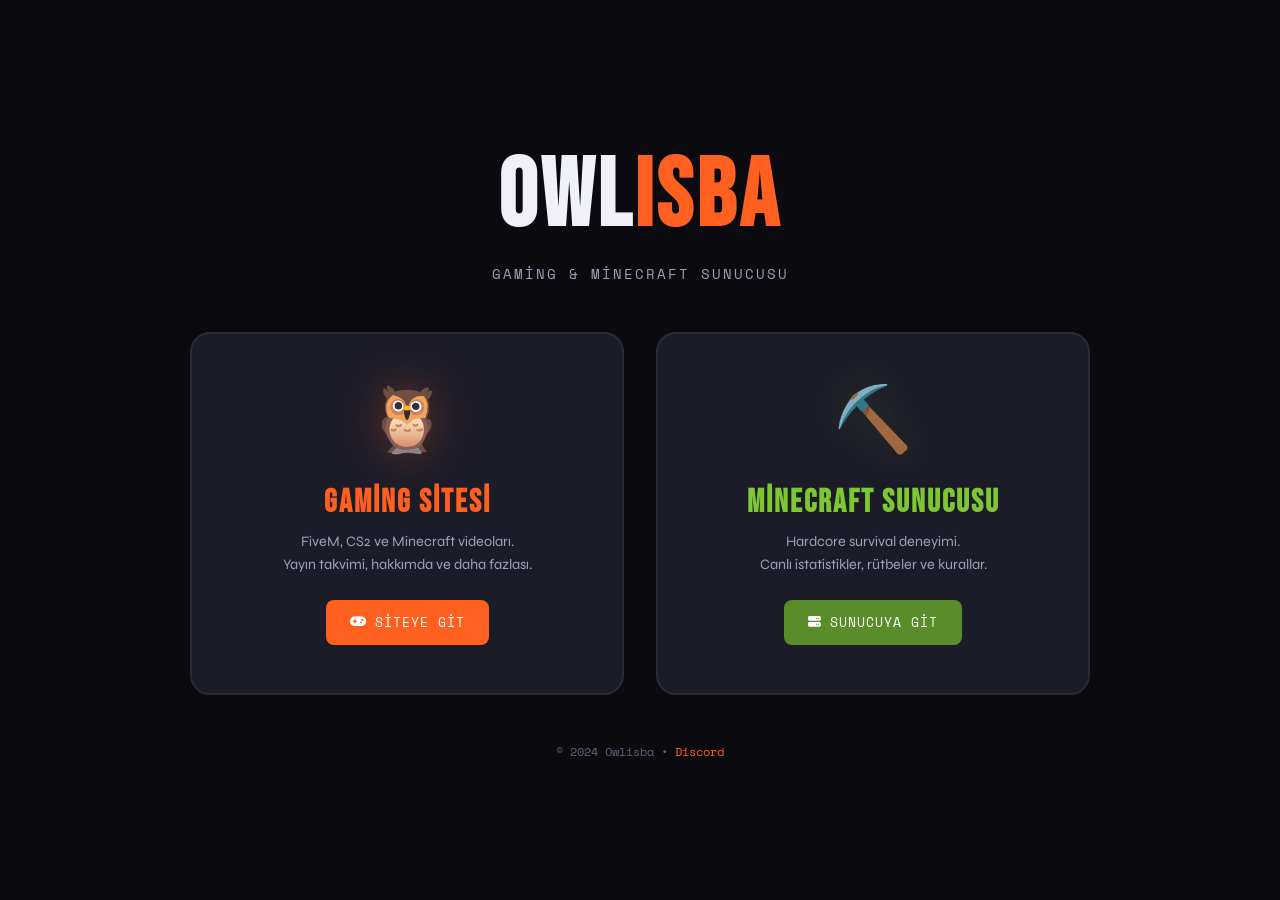
<file: owlisba/combined-site/index.html>
<!DOCTYPE html>
<html lang="tr">
<head>
  <meta charset="UTF-8" />
  <meta name="viewport" content="width=device-width, initial-scale=1.0" />
  <title>Owlisba - Gaming & Minecraft Server</title>
  <link href="https://fonts.googleapis.com/css2?family=Bebas+Neue&family=Space+Mono:wght@400;700&family=Syne:wght@400;700;800&display=swap" rel="stylesheet" />
  <link rel="stylesheet" href="https://cdnjs.cloudflare.com/ajax/libs/font-awesome/6.5.0/css/all.min.css" />
  <style>
    :root {
      --bg: #0a0a0f;
      --bg2: #111118;
      --surface: #1c1c28;
      --border: #2a2a3d;
      --accent: #ff5f1f;
      --accent-glow: rgba(255, 95, 31, 0.3);
      --green: #39ff14;
      --minecraft: #5b8c2a;
      --minecraft-light: #7dc733;
      --text: #f0f0f8;
      --text2: #a0a0b8;
      --text3: #606078;
      --font-display: 'Bebas Neue', sans-serif;
      --font-body: 'Syne', sans-serif;
      --font-mono: 'Space Mono', monospace;
    }
    
    * { box-sizing: border-box; margin: 0; padding: 0; }
    
    html { scroll-behavior: smooth; }
    
    body {
      background: var(--bg);
      color: var(--text);
      font-family: var(--font-body);
      min-height: 100vh;
      display: flex;
      flex-direction: column;
      align-items: center;
      justify-content: center;
      padding: 2rem;
    }
    
    .logo {
      font-family: var(--font-display);
      font-size: clamp(3rem, 10vw, 6rem);
      letter-spacing: 4px;
      margin-bottom: 0.5rem;
      text-align: center;
    }
    
    .logo span { color: var(--accent); }
    
    .subtitle {
      color: var(--text2);
      font-family: var(--font-mono);
      font-size: 0.9rem;
      letter-spacing: 2px;
      margin-bottom: 3rem;
      text-transform: uppercase;
    }
    
    .sites-grid {
      display: grid;
      grid-template-columns: repeat(2, 1fr);
      gap: 2rem;
      max-width: 900px;
      width: 100%;
    }
    
    .site-card {
      background: var(--surface);
      border: 2px solid var(--border);
      border-radius: 20px;
      padding: 3rem 2rem;
      text-align: center;
      transition: all 0.3s ease;
      text-decoration: none;
      color: var(--text);
    }
    
    .site-card:hover {
      transform: translateY(-10px);
    }
    
    .site-card.gaming:hover {
      border-color: var(--accent);
      box-shadow: 0 20px 60px rgba(255, 95, 31, 0.2);
    }
    
    .site-card.minecraft:hover {
      border-color: var(--minecraft);
      box-shadow: 0 20px 60px rgba(91, 140, 42, 0.2);
    }
    
    .site-icon {
      font-size: 4rem;
      margin-bottom: 1.5rem;
    }
    
    .site-card.gaming .site-icon { filter: drop-shadow(0 0 20px var(--accent-glow)); }
    .site-card.minecraft .site-icon { filter: drop-shadow(0 0 20px rgba(91, 140, 42, 0.3)); }
    
    .site-title {
      font-family: var(--font-display);
      font-size: 2rem;
      letter-spacing: 2px;
      margin-bottom: 0.5rem;
    }
    
    .site-card.gaming .site-title { color: var(--accent); }
    .site-card.minecraft .site-title { color: var(--minecraft-light); }
    
    .site-desc {
      color: var(--text2);
      font-size: 0.9rem;
      line-height: 1.6;
      margin-bottom: 1.5rem;
    }
    
    .site-btn {
      display: inline-flex;
      align-items: center;
      gap: 0.5rem;
      padding: 0.8rem 1.5rem;
      border-radius: 8px;
      font-family: var(--font-mono);
      font-size: 0.8rem;
      letter-spacing: 1px;
      text-transform: uppercase;
      transition: all 0.3s ease;
    }
    
    .site-card.gaming .site-btn {
      background: var(--accent);
      color: #fff;
    }
    
    .site-card.minecraft .site-btn {
      background: var(--minecraft);
color: #fff;
    }
    
    .site-card:hover .site-btn {
      transform: scale(1.05);
    }
    
    .footer {
      margin-top: 3rem;
      text-align: center;
      color: var(--text3);
      font-family: var(--font-mono);
      font-size: 0.75rem;
    }
    
    .footer a {
      color: var(--accent);
      text-decoration: none;
    }
    
    @media (max-width: 768px) {
      .sites-grid { grid-template-columns: 1fr; }
    }
  </style>
</head>
<body>
  <h1 class="logo">OWL<span>ISBA</span></h1>
  <p class="subtitle">Gaming & Minecraft Sunucusu</p>
  
  <div class="sites-grid">
    <a href="main/index.html" class="site-card gaming">
      <div class="site-icon">🦉</div>
      <h2 class="site-title">Gaming Sitesi</h2>
      <p class="site-desc">
        FiveM, CS2 ve Minecraft videoları.<br>
        Yayın takvimi, hakkımda ve daha fazlası.
      </p>
      <span class="site-btn">
        <i class="fa-solid fa-gamepad"></i> Siteye Git
      </span>
    </a>
    
    <a href="minecraft/index.html" class="site-card minecraft">
      <div class="site-icon">⛏️</div>
      <h2 class="site-title">Minecraft Sunucusu</h2>
      <p class="site-desc">
        Hardcore survival deneyimi.<br>
        Canlı istatistikler, rütbeler ve kurallar.
      </p>
      <span class="site-btn">
        <i class="fa-solid fa-server"></i> Sunucuya Git
      </span>
    </a>
  </div>
  
  <div class="footer">
    <p>© 2024 Owlisba • <a href="https://discord.com/invite/f5wYekYN5y" target="_blank">Discord</a></p>
  </div>
</body>
</html>
</file>
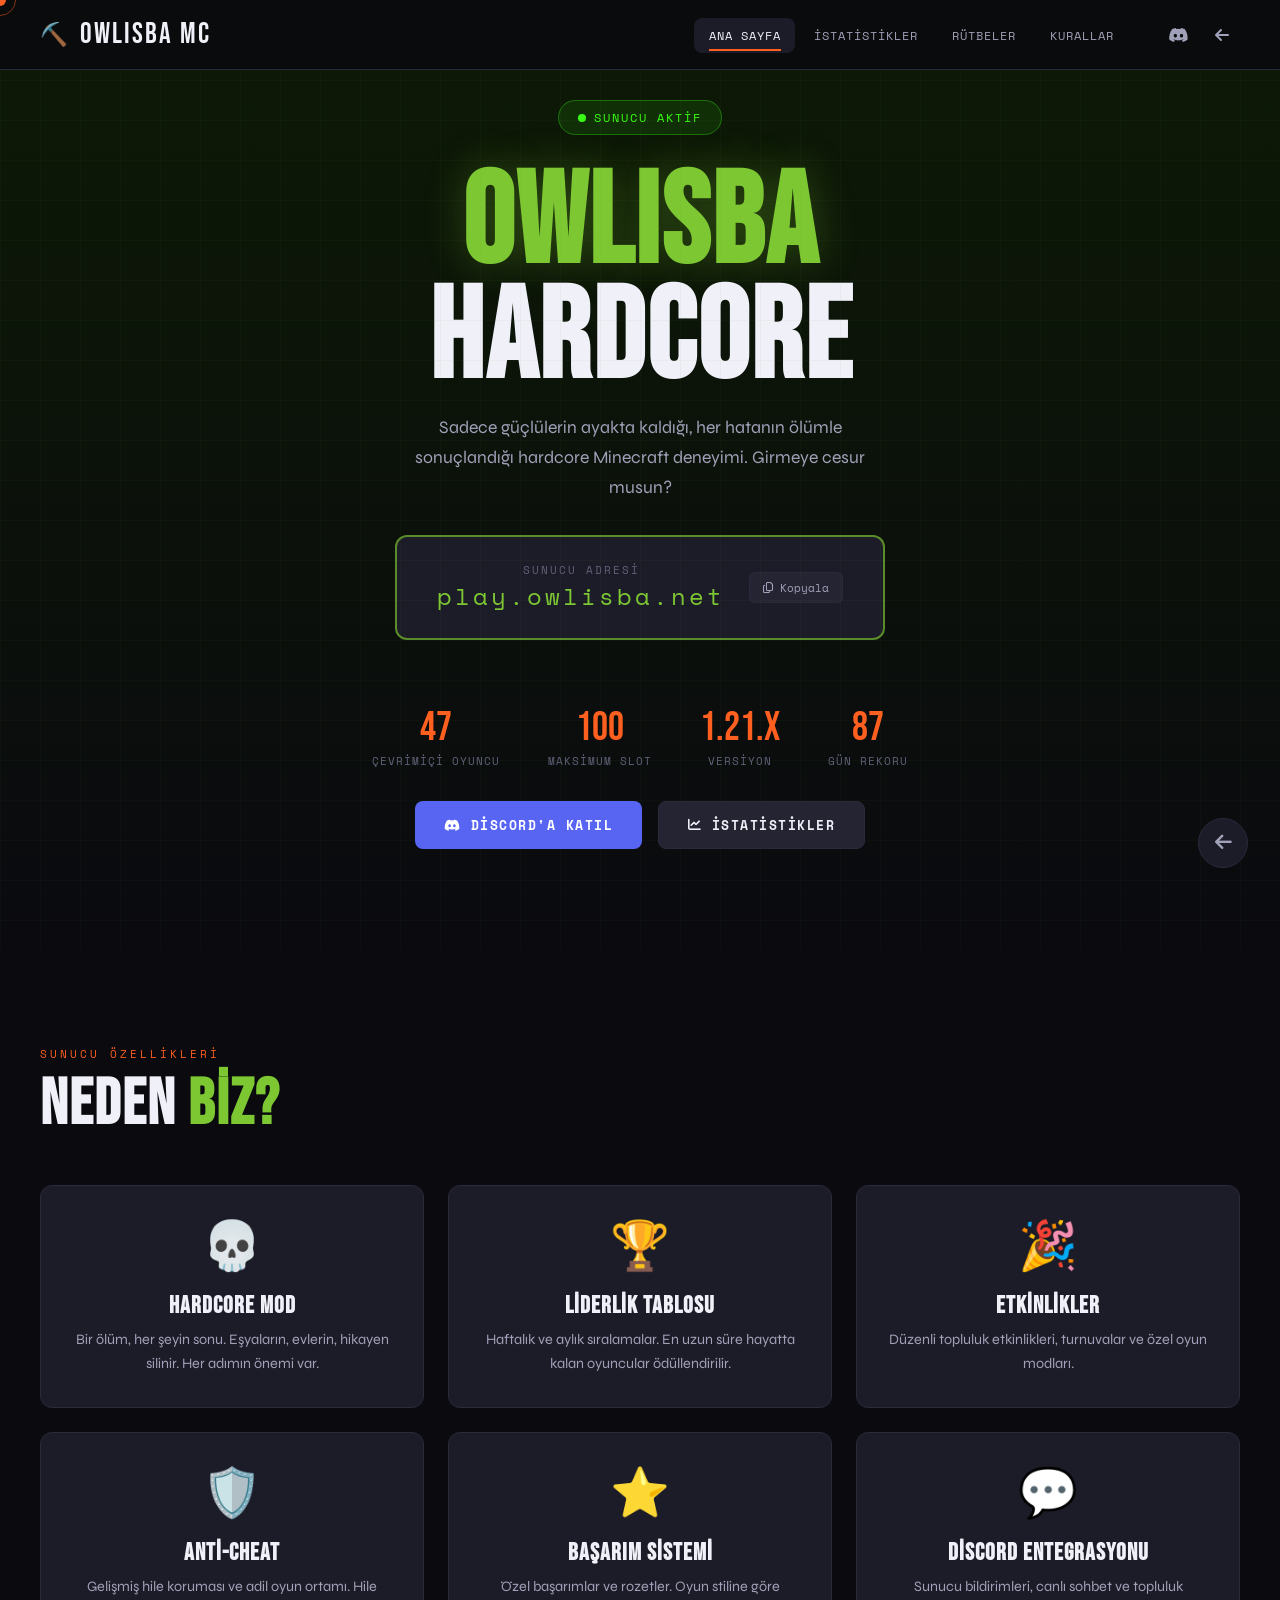
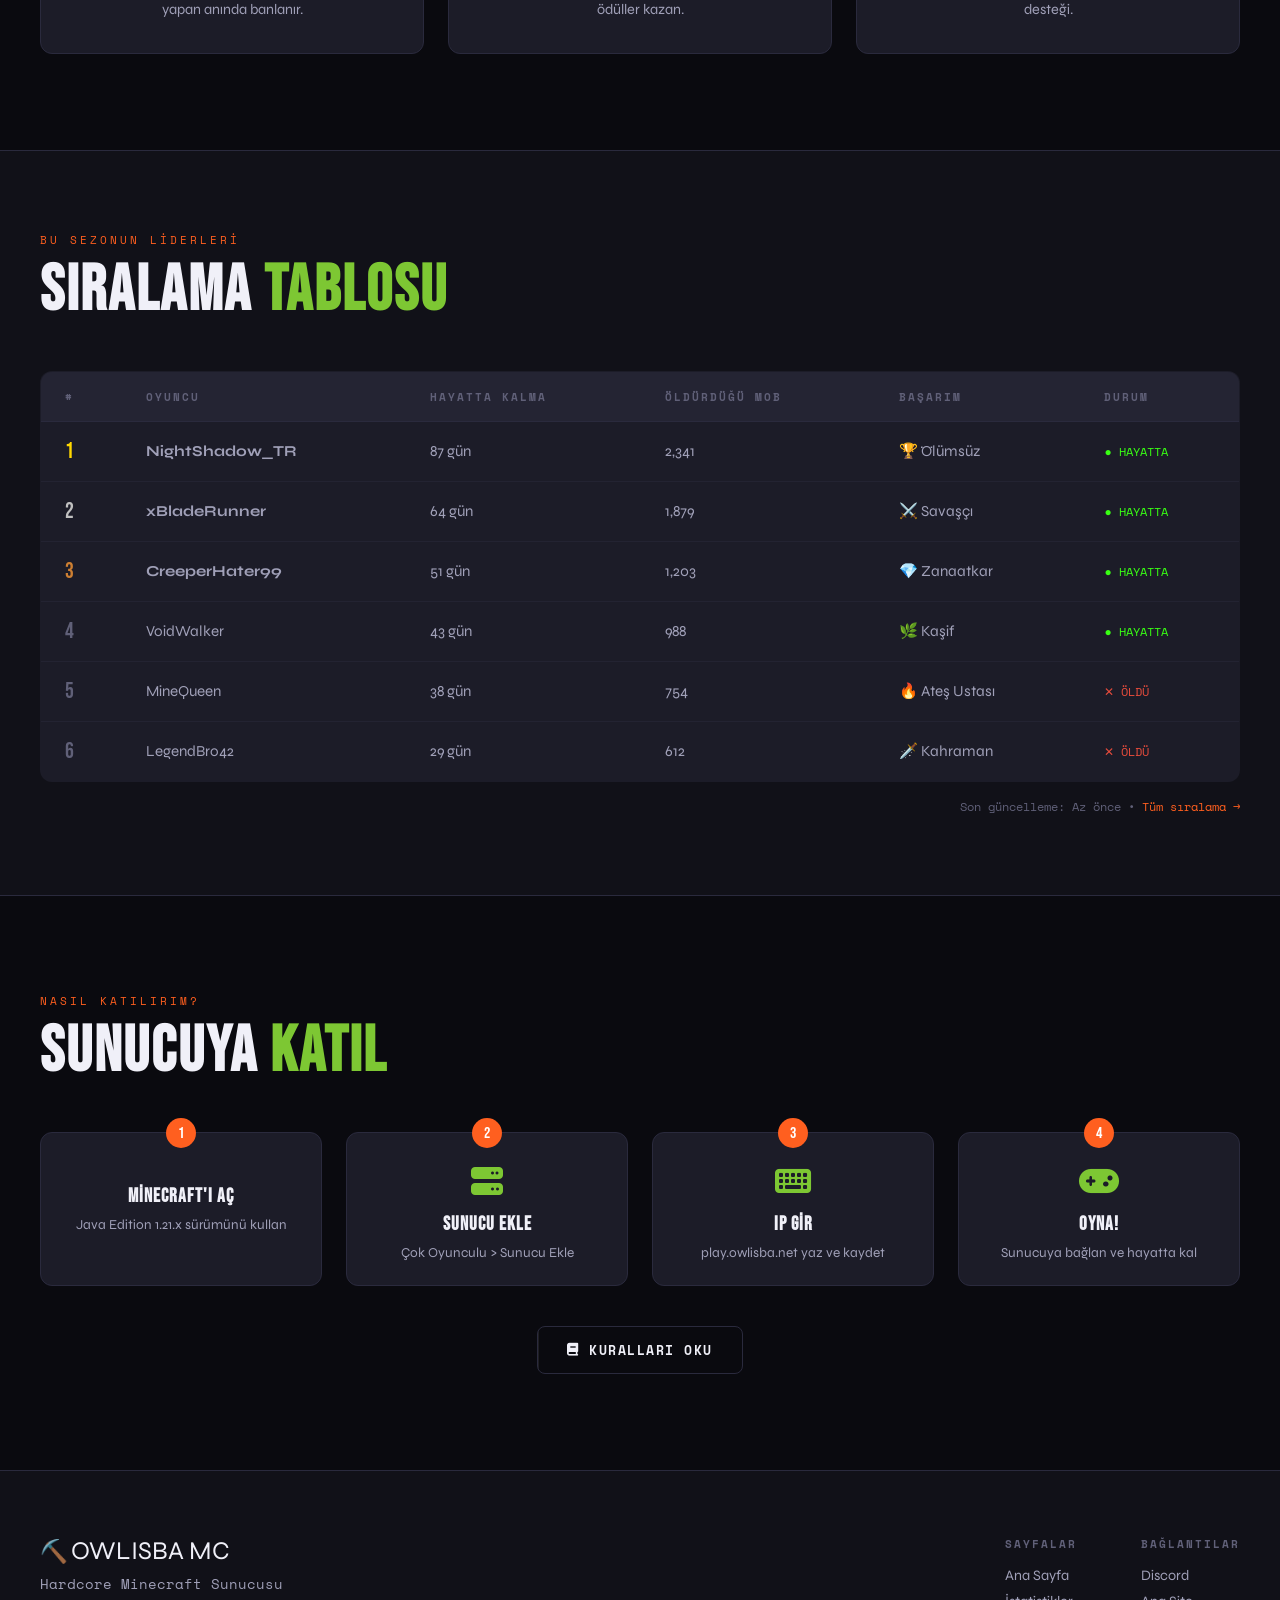
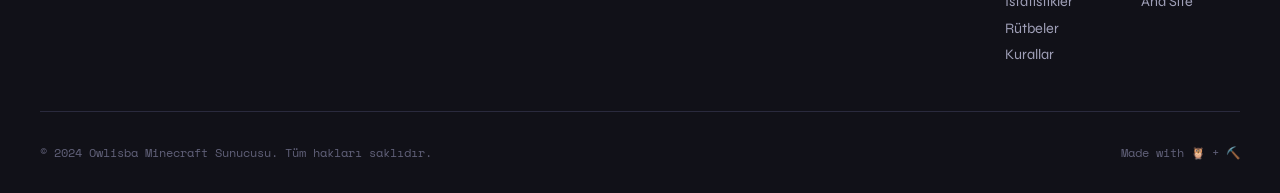
<file: owlisba/deploy-mc/index.html>
<!DOCTYPE html>
<html lang="tr">
<head>
  <meta charset="UTF-8" />
  <meta name="viewport" content="width=device-width, initial-scale=1.0" />
  <title>Owlisba Minecraft Sunucusu — Hardcore Survival</title>
  <link rel="stylesheet" href="style.css" />
  <link href="https://fonts.googleapis.com/css2?family=Bebas+Neue&family=Space+Mono:wght@400;700&family=Syne:wght@400;700;800&display=swap" rel="stylesheet" />
  <link rel="stylesheet" href="https://cdnjs.cloudflare.com/ajax/libs/font-awesome/6.5.0/css/all.min.css" />
  <style>
    :root {
      --minecraft-green: #5b8c2a;
      --minecraft-dark: #3d5c1a;
      --minecraft-light: #7dc733;
    }
    
    .minecraft-hero {
      min-height: 100vh;
      display: flex;
      flex-direction: column;
      align-items: center;
      justify-content: center;
      padding: 100px 2rem;
      text-align: center;
      background: linear-gradient(180deg, #0d1a05 0%, #0a0a0f 100%);
      position: relative;
      overflow: hidden;
    }
    
    .minecraft-hero::before {
      content: '';
      position: absolute;
      inset: 0;
      background-image: 
        linear-gradient(rgba(91, 140, 42, 0.05) 1px, transparent 1px),
        linear-gradient(90deg, rgba(91, 140, 42, 0.05) 1px, transparent 1px);
      background-size: 40px 40px;
    }
    
    .server-status-badge {
      display: inline-flex;
      align-items: center;
      gap: 0.5rem;
      font-family: var(--font-mono);
      font-size: 0.75rem;
      letter-spacing: 2px;
      color: var(--green);
      background: rgba(57, 255, 20, 0.1);
      border: 1px solid rgba(57, 255, 20, 0.3);
      padding: 0.5rem 1.2rem;
      border-radius: 100px;
      margin-bottom: 2rem;
      text-transform: uppercase;
    }
    
    .server-status-badge::before {
      content: '';
      width: 8px;
      height: 8px;
      background: var(--green);
      border-radius: 50%;
      animation: blink 1.5s ease-in-out infinite;
    }
    
    .minecraft-title {
      font-family: var(--font-display);
      font-size: clamp(3rem, 10vw, 8rem);
      line-height: 0.9;
      letter-spacing: 2px;
      margin-bottom: 1rem;
    }
    
    .minecraft-title span {
      color: var(--minecraft-light);
      text-shadow: 0 0 40px rgba(125, 199, 51, 0.3);
    }
    
    .server-ip-box {
      background: var(--surface);
      border: 2px solid var(--minecraft-green);
      border-radius: 12px;
      padding: 1.5rem 2.5rem;
      margin: 2rem 0;
      display: flex;
      align-items: center;
      gap: 1.5rem;
      flex-wrap: wrap;
      justify-content: center;
    }
    
    .server-ip-label {
      font-family: var(--font-mono);
      font-size: 0.7rem;
      color: var(--text3);
      text-transform: uppercase;
      letter-spacing: 2px;
    }
    
    .server-ip {
      font-family: var(--font-mono);
      font-size: 1.5rem;
      color: var(--minecraft-light);
      letter-spacing: 3px;
    }
    
    .server-stats-bar {
      display: flex;
      gap: 3rem;
      justify-content: center;
      flex-wrap: wrap;
      margin: 2rem 0;
    }
    
    .server-stat {
      text-align: center;
    }
    
    .server-stat-num {
      font-family: var(--font-display);
      font-size: 2.5rem;
      color: var(--accent);
    }
    
    .server-stat-label {
      font-family: var(--font-mono);
      font-size: 0.7rem;
      color: var(--text3);
      text-transform: uppercase;
      letter-spacing: 1px;
    }
    
    .feature-grid {
      display: grid;
      grid-template-columns: repeat(3, 1fr);
      gap: 1.5rem;
      margin-top: 3rem;
    }
    
    .feature-card {
      background: var(--surface);
      border: 1px solid var(--border);
      border-radius: 12px;
      padding: 2rem;
      text-align: center;
      transition: var(--transition);
    }
    
    .feature-card:hover {
      transform: translateY(-5px);
      border-color: var(--minecraft-green);
    }
    
    .feature-icon {
      font-size: 3rem;
      margin-bottom: 1rem;
    }
    
    .feature-card h3 {
      font-family: var(--font-display);
      font-size: 1.5rem;
      letter-spacing: 1px;
      margin-bottom: 0.5rem;
    }
    
    .feature-card p {
      color: var(--text2);
      font-size: 0.9rem;
      line-height: 1.6;
    }
    
    .leaderboard-section {
      background: var(--bg2);
      border-top: 1px solid var(--border);
      border-bottom: 1px solid var(--border);
      padding: 5rem 2.5rem;
    }
    
    .leaderboard-table {
      width: 100%;
      border-collapse: collapse;
      background: var(--surface);
      border-radius: 12px;
      overflow: hidden;
      border: 1px solid var(--border);
    }
    
    .leaderboard-table th {
      background: var(--surface2);
      padding: 1rem 1.5rem;
      text-align: left;
      font-family: var(--font-mono);
      font-size: 0.7rem;
      letter-spacing: 2px;
      text-transform: uppercase;
      color: var(--text3);
      border-bottom: 1px solid var(--border);
    }
    
    .leaderboard-table td {
      padding: 1rem 1.5rem;
      border-bottom: 1px solid rgba(42, 42, 61, 0.5);
      font-size: 0.95rem;
      color: var(--text2);
    }
    
    .leaderboard-table tr:hover td {
      background: rgba(91, 140, 42, 0.05);
    }
    
    .leaderboard-table tr:last-child td {
      border-bottom: none;
    }
    
    .rank-num {
      font-family: var(--font-display);
      font-size: 1.4rem;
      color: var(--text3);
    }
    
    .rank-num.gold { color: #ffd700; }
    .rank-num.silver { color: #c0c0c0; }
    .rank-num.bronze { color: #cd7f32; }
    
    .status-alive {
      color: var(--green);
      font-family: var(--font-mono);
      font-size: 0.75rem;
    }
    
    .status-dead {
      color: #e74c3c;
      font-family: var(--font-mono);
      font-size: 0.75rem;
    }
    
    .how-to-join {
      display: grid;
      grid-template-columns: repeat(4, 1fr);
      gap: 1.5rem;
      margin-top: 2rem;
    }
    
    .join-step {
      background: var(--surface);
      border: 1px solid var(--border);
      border-radius: 12px;
      padding: 1.5rem;
      text-align: center;
      position: relative;
    }
    
    .join-step-num {
      position: absolute;
      top: -15px;
      left: 50%;
      transform: translateX(-50%);
      width: 30px;
      height: 30px;
      background: var(--accent);
      border-radius: 50%;
      display: flex;
      align-items: center;
      justify-content: center;
      font-family: var(--font-display);
      font-size: 1rem;
      color: #fff;
    }
    
    .join-step i {
      font-size: 2rem;
      color: var(--minecraft-light);
      margin: 0.5rem 0 1rem;
    }
    
    .join-step h4 {
      font-family: var(--font-display);
      font-size: 1.2rem;
      letter-spacing: 1px;
      margin-bottom: 0.5rem;
    }
    
    .join-step p {
      color: var(--text2);
      font-size: 0.85rem;
    }
    
    .back-link {
      position: fixed;
      bottom: 2rem;
      right: 2rem;
      background: var(--surface);
      border: 1px solid var(--border);
      border-radius: 50%;
      width: 50px;
      height: 50px;
      display: flex;
      align-items: center;
      justify-content: center;
      color: var(--text2);
      font-size: 1.2rem;
      transition: var(--transition);
      z-index: 100;
    }
    
    .back-link:hover {
      background: var(--accent);
      border-color: var(--accent);
      color: #fff;
      transform: translateY(-3px);
    }
    
    @media (max-width: 900px) {
      .feature-grid { grid-template-columns: 1fr; }
      .how-to-join { grid-template-columns: 1fr 1fr; }
      .server-stats-bar { gap: 1.5rem; }
    }
    
    @media (max-width: 640px) {
      .how-to-join { grid-template-columns: 1fr; }
    }
  </style>
</head>
<body>

<div class="cursor" id="cursor"></div>
<div class="cursor-trail" id="cursorTrail"></div>

<!-- NAV -->
<nav class="navbar" id="navbar">
  <div class="nav-logo">
    <span class="logo-owl">⛏️</span>
    <span class="logo-text">OWLISBA MC</span>
  </div>
  <ul class="nav-links">
    <li><a href="index.html" class="active">Ana Sayfa</a></li>
    <li><a href="stats.html">İstatistikler</a></li>
    <li><a href="ranks.html">Rütbeler</a></li>
    <li><a href="rules.html">Kurallar</a></li>
  </ul>
  <div class="nav-socials">
    <a href="https://discord.com/invite/f5wYekYN5y" target="_blank" title="Discord"><i class="fa-brands fa-discord"></i></a>
    <a href="../owlisba-main/index.html" title="Ana Site"><i class="fa-solid fa-arrow-left"></i></a>
  </div>
  <button class="hamburger" id="hamburger"><span></span><span></span><span></span></button>
</nav>

<div class="mobile-menu" id="mobileMenu">
  <a href="index.html">Ana Sayfa</a>
  <a href="stats.html">İstatistikler</a>
  <a href="ranks.html">Rütbeler</a>
  <a href="rules.html">Kurallar</a>
  <div class="mobile-socials">
    <a href="https://discord.com/invite/f5wYekYN5y" target="_blank"><i class="fa-brands fa-discord"></i> Discord</a>
    <a href="../owlisba-main/index.html"><i class="fa-solid fa-arrow-left"></i> Ana Site</a>
  </div>
</div>

<!-- HERO -->
<section class="minecraft-hero">
  <div class="server-status-badge">Sunucu Aktif</div>
  <h1 class="minecraft-title">
    <span>OWLISBA</span><br>
    HARDCORE
  </h1>
  <p style="color: var(--text2); font-size: 1.1rem; max-width: 500px; line-height: 1.7;">
    Sadece güçlülerin ayakta kaldığı, her hatanın ölümle sonuçlandığı 
    hardcore Minecraft deneyimi. Girmeye cesur musun?
  </p>
  
  <div class="server-ip-box">
    <div>
      <div class="server-ip-label">Sunucu Adresi</div>
      <div class="server-ip">play.owlisba.net</div>
    </div>
    <button class="copy-btn" onclick="copyIP()">
      <i class="fa-regular fa-copy"></i> Kopyala
    </button>
  </div>
  
  <div class="server-stats-bar">
    <div class="server-stat">
      <div class="server-stat-num live-player-count">47</div>
      <div class="server-stat-label">Çevrimiçi Oyuncu</div>
    </div>
    <div class="server-stat">
      <div class="server-stat-num">100</div>
      <div class="server-stat-label">Maksimum Slot</div>
    </div>
    <div class="server-stat">
      <div class="server-stat-num">1.21.x</div>
      <div class="server-stat-label">Versiyon</div>
    </div>
    <div class="server-stat">
      <div class="server-stat-num">87</div>
      <div class="server-stat-label">Gün Rekoru</div>
    </div>
  </div>
  
  <div class="hero-buttons">
    <a href="https://discord.com/invite/f5wYekYN5y" target="_blank" class="btn btn-discord">
      <i class="fa-brands fa-discord"></i> Discord'a Katıl
    </a>
    <a href="stats.html" class="btn btn-secondary">
      <i class="fa-solid fa-chart-line"></i> İstatistikler
    </a>
  </div>
</section>

<!-- FEATURES -->
<section class="section">
  <div class="section-header">
    <span class="section-tag">SUNUCU ÖZELLİKLERİ</span>
    <h2>Neden <span style="color: var(--minecraft-light);">Biz?</span></h2>
  </div>
  <div class="feature-grid">
    <div class="feature-card">
      <div class="feature-icon">💀</div>
      <h3>Hardcore Mod</h3>
      <p>Bir ölüm, her şeyin sonu. Eşyaların, evlerin, hikayen silinir. Her adımın önemi var.</p>
    </div>
    <div class="feature-card">
      <div class="feature-icon">🏆</div>
      <h3>Liderlik Tablosu</h3>
      <p>Haftalık ve aylık sıralamalar. En uzun süre hayatta kalan oyuncular ödüllendirilir.</p>
    </div>
    <div class="feature-card">
      <div class="feature-icon">🎉</div>
      <h3>Etkinlikler</h3>
      <p>Düzenli topluluk etkinlikleri, turnuvalar ve özel oyun modları.</p>
    </div>
    <div class="feature-card">
      <div class="feature-icon">🛡️</div>
      <h3>Anti-Cheat</h3>
      <p>Gelişmiş hile koruması ve adil oyun ortamı. Hile yapan anında banlanır.</p>
    </div>
    <div class="feature-card">
      <div class="feature-icon">⭐</div>
      <h3>Başarım Sistemi</h3>
      <p>Özel başarımlar ve rozetler. Oyun stiline göre ödüller kazan.</p>
    </div>
    <div class="feature-card">
      <div class="feature-icon">💬</div>
      <h3>Discord Entegrasyonu</h3>
      <p>Sunucu bildirimleri, canlı sohbet ve topluluk desteği.</p>
    </div>
  </div>
</section>

<!-- LEADERBOARD -->
<section class="leaderboard-section">
  <div style="max-width: 1300px; margin: 0 auto;">
    <div class="section-header">
      <span class="section-tag">BU SEZONUN LİDERLERİ</span>
      <h2>Sıralama <span style="color: var(--minecraft-light);">Tablosu</span></h2>
    </div>
    <table class="leaderboard-table">
      <thead>
        <tr>
          <th>#</th>
          <th>Oyuncu</th>
          <th>Hayatta Kalma</th>
          <th>Öldürdüğü Mob</th>
          <th>Başarım</th>
          <th>Durum</th>
        </tr>
      </thead>
      <tbody>
        <tr>
          <td><span class="rank-num gold">1</span></td>
          <td><strong>NightShadow_TR</strong></td>
          <td>87 gün</td>
          <td>2,341</td>
          <td>🏆 Ölümsüz</td>
          <td><span class="status-alive">● HAYATTA</span></td>
        </tr>
        <tr>
          <td><span class="rank-num silver">2</span></td>
          <td><strong>xBladeRunner</strong></td>
          <td>64 gün</td>
          <td>1,879</td>
          <td>⚔️ Savaşçı</td>
          <td><span class="status-alive">● HAYATTA</span></td>
        </tr>
        <tr>
          <td><span class="rank-num bronze">3</span></td>
          <td><strong>CreeperHater99</strong></td>
          <td>51 gün</td>
          <td>1,203</td>
          <td>💎 Zanaatkar</td>
          <td><span class="status-alive">● HAYATTA</span></td>
        </tr>
        <tr>
          <td><span class="rank-num">4</span></td>
          <td>VoidWalker</td>
          <td>43 gün</td>
          <td>988</td>
          <td>🌿 Kaşif</td>
          <td><span class="status-alive">● HAYATTA</span></td>
        </tr>
        <tr>
          <td><span class="rank-num">5</span></td>
          <td>MineQueen</td>
          <td>38 gün</td>
          <td>754</td>
          <td>🔥 Ateş Ustası</td>
          <td><span class="status-dead">✕ ÖLDÜ</span></td>
        </tr>
        <tr>
          <td><span class="rank-num">6</span></td>
          <td>LegendBro42</td>
          <td>29 gün</td>
          <td>612</td>
          <td>🗡️ Kahraman</td>
          <td><span class="status-dead">✕ ÖLDÜ</span></td>
        </tr>
      </tbody>
    </table>
    <p style="font-family: var(--font-mono); font-size: 0.72rem; color: var(--text3); margin-top: 1rem; text-align: right;">
      Son güncelleme: Az önce • <a href="stats.html" style="color: var(--accent);">Tüm sıralama →</a>
    </p>
  </div>
</section>

<!-- HOW TO JOIN -->
<section class="section">
  <div class="section-header">
    <span class="section-tag">NASIL KATILIRIM?</span>
    <h2>Sunucuya <span style="color: var(--minecraft-light);">Katıl</span></h2>
  </div>
  <div class="how-to-join">
    <div class="join-step">
      <div class="join-step-num">1</div>
      <i class="fa-brands fa-minecraft"></i>
      <h4>Minecraft'ı Aç</h4>
      <p>Java Edition 1.21.x sürümünü kullan</p>
    </div>
    <div class="join-step">
      <div class="join-step-num">2</div>
      <i class="fa-solid fa-server"></i>
      <h4>Sunucu Ekle</h4>
      <p>Çok Oyunculu &gt; Sunucu Ekle</p>
    </div>
    <div class="join-step">
      <div class="join-step-num">3</div>
      <i class="fa-solid fa-keyboard"></i>
      <h4>IP Gir</h4>
      <p>play.owlisba.net yaz ve kaydet</p>
    </div>
    <div class="join-step">
      <div class="join-step-num">4</div>
      <i class="fa-solid fa-gamepad"></i>
      <h4>Oyna!</h4>
      <p>Sunucuya bağlan ve hayatta kal</p>
    </div>
  </div>
  <div class="section-cta">
    <a href="rules.html" class="btn btn-outline">
      <i class="fa-solid fa-book"></i> Kuralları Oku
    </a>
  </div>
</section>

<!-- FOOTER -->
<footer class="footer">
  <div class="footer-top">
    <div class="footer-brand">
      <span class="logo-owl">⛏️</span>
      <span class="logo-text">OWLISBA MC</span>
      <p>Hardcore Minecraft Sunucusu</p>
    </div>
    <div class="footer-links">
      <div class="footer-col">
        <h4>Sayfalar</h4>
        <a href="index.html">Ana Sayfa</a>
        <a href="stats.html">İstatistikler</a>
        <a href="ranks.html">Rütbeler</a>
        <a href="rules.html">Kurallar</a>
      </div>
      <div class="footer-col">
        <h4>Bağlantılar</h4>
        <a href="https://discord.com/invite/f5wYekYN5y" target="_blank">Discord</a>
        <a href="../owlisba-main/index.html">Ana Site</a>
      </div>
    </div>
  </div>
  <div class="footer-bottom">
    <p>© 2024 Owlisba Minecraft Sunucusu. Tüm hakları saklıdır.</p>
    <p>Made with 🦉 + ⛏️</p>
  </div>
</footer>

<!-- Back to Main Site -->
<a href="../owlisba-main/index.html" class="back-link" title="Ana Siteye Dön">
  <i class="fa-solid fa-arrow-left"></i>
</a>

<script src="main.js"></script>
<script>
  function copyIP() {
    navigator.clipboard.writeText('play.owlisba.net').then(() => {
      const btn = document.querySelector('.copy-btn');
      const originalHTML = btn.innerHTML;
      btn.innerHTML = '<i class="fa-solid fa-check"></i> Kopyalandı!';
      btn.style.background = 'var(--green)';
      setTimeout(() => {
        btn.innerHTML = originalHTML;
        btn.style.background = '';
      }, 2000);
    });
  }
</script>
</body>
</html>
</file>
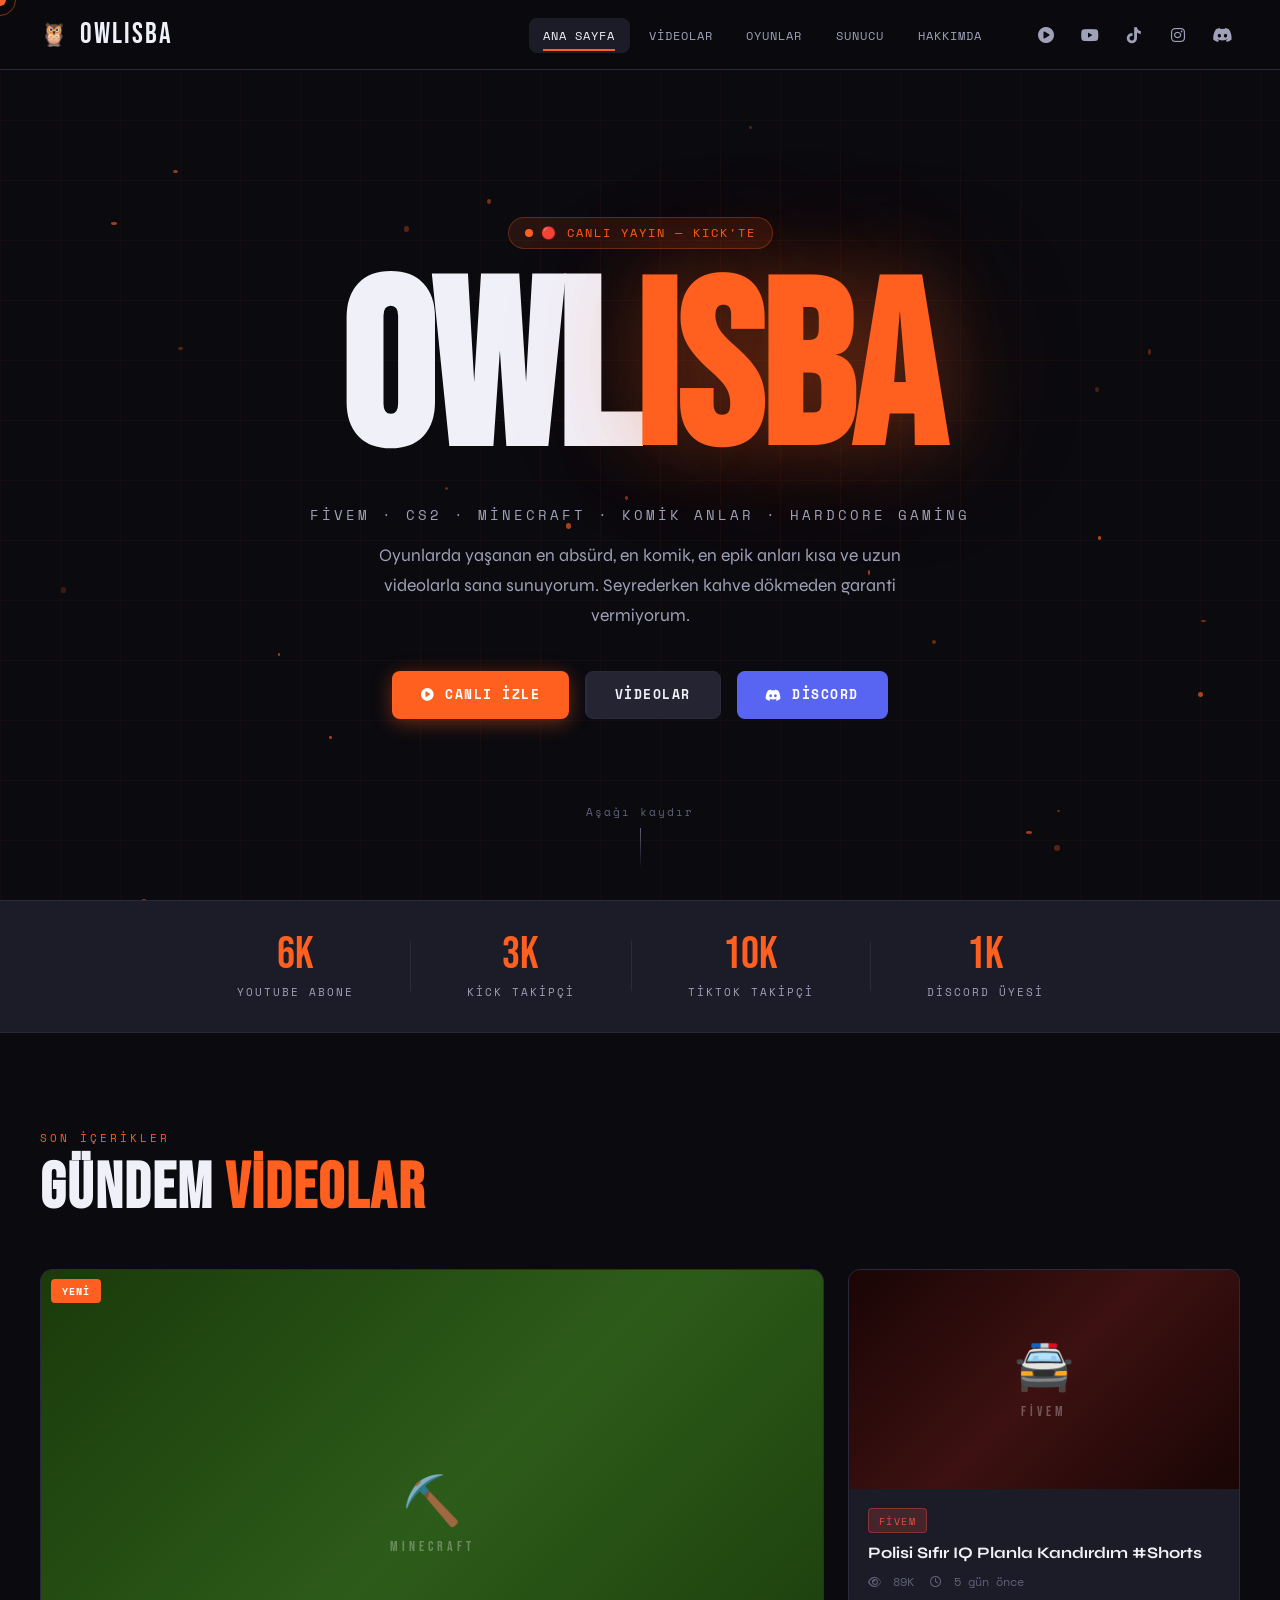
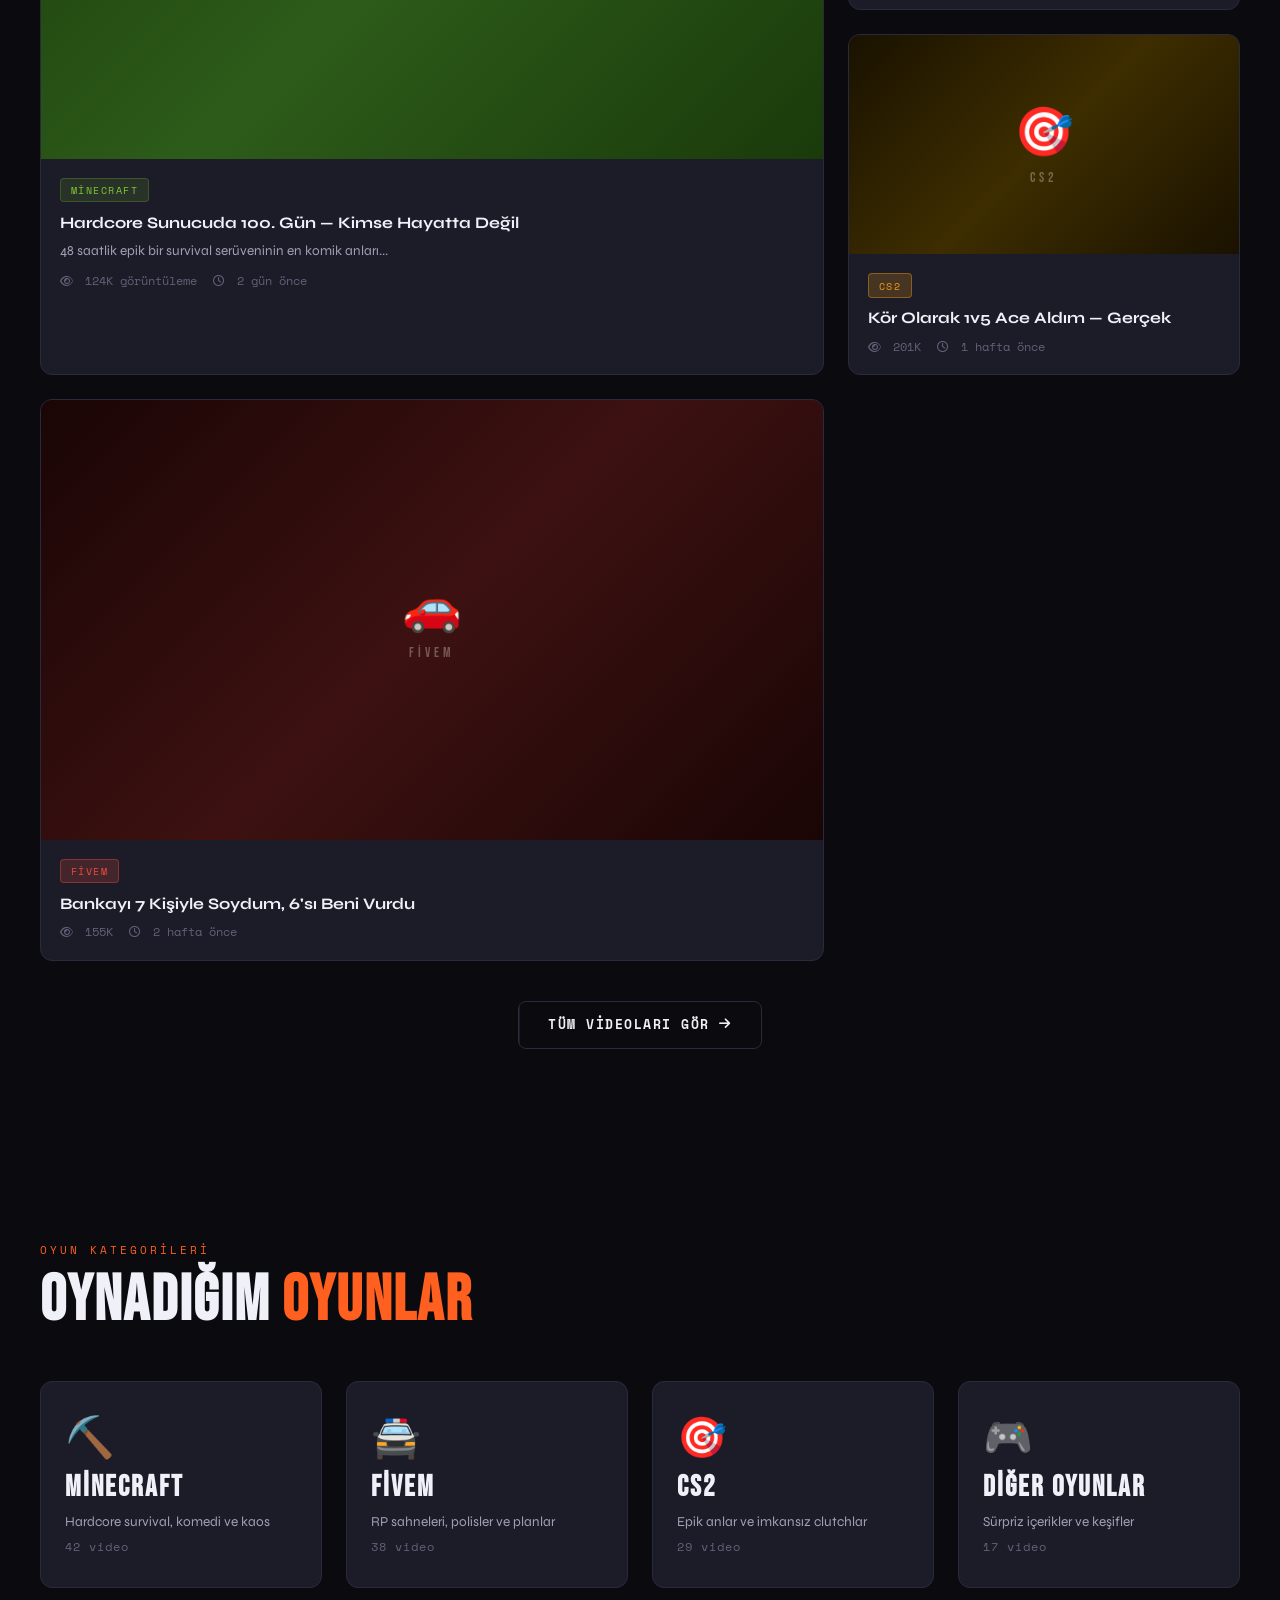
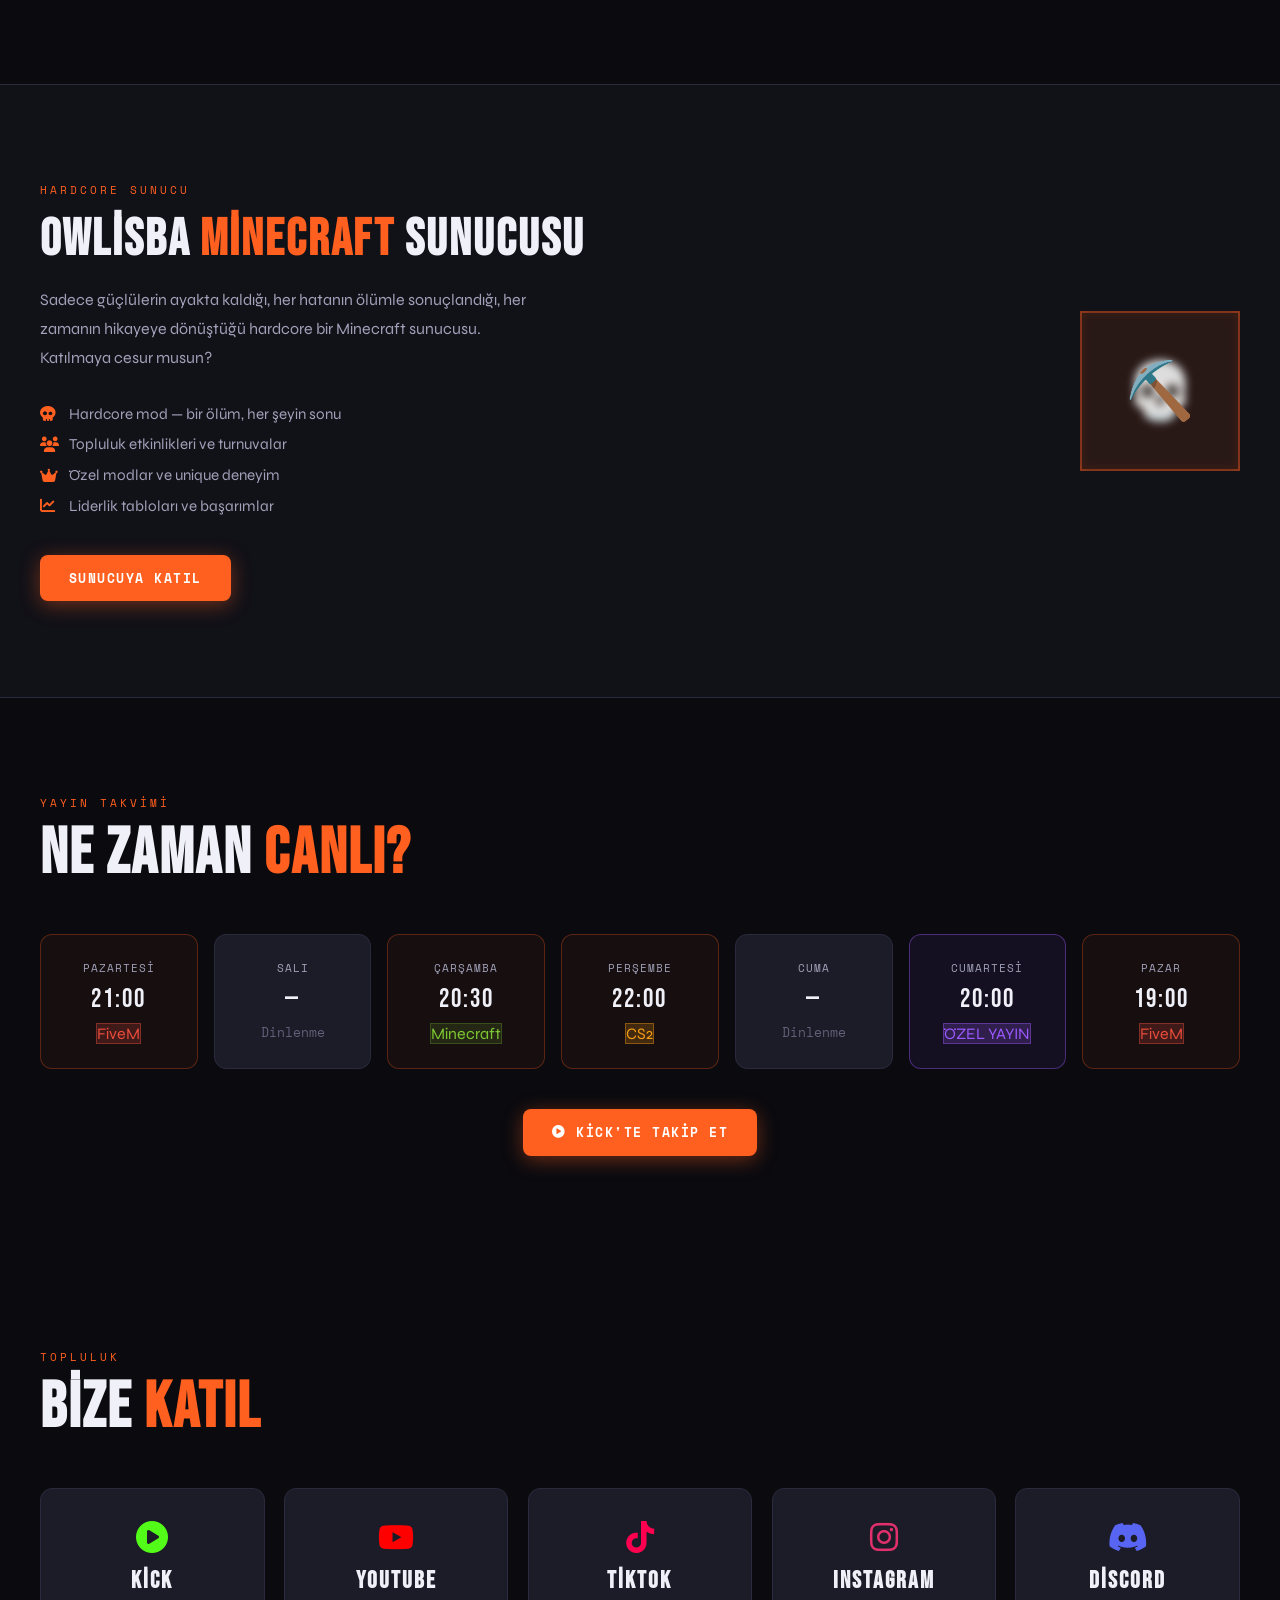
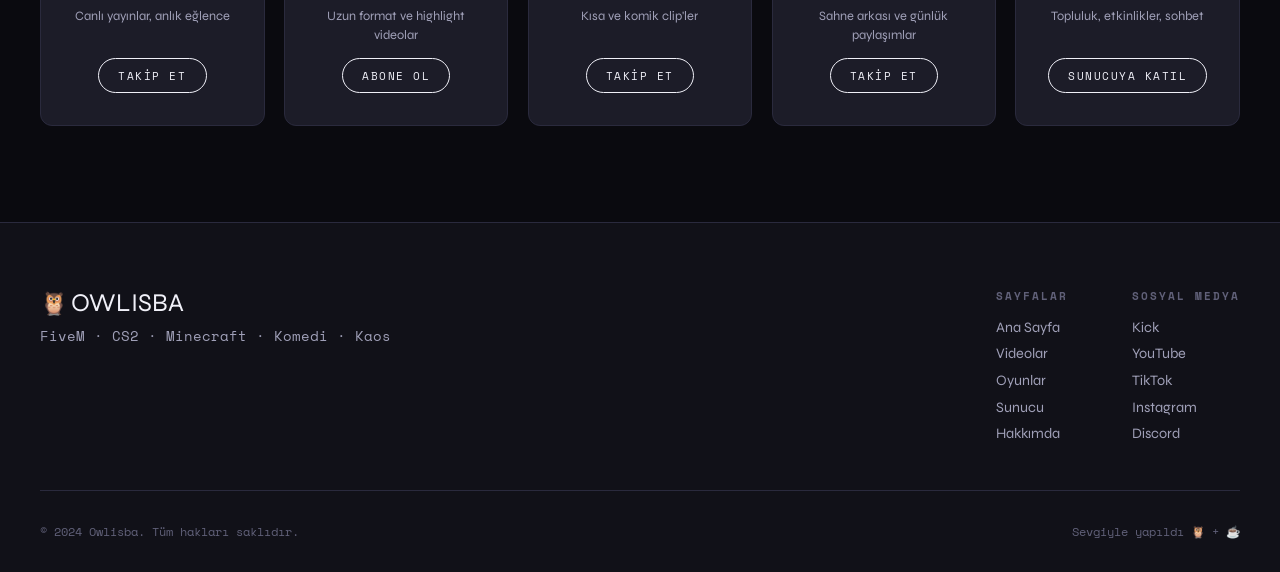
<file: owlisba/owlisba-gaming-final/index.html>
<!DOCTYPE html>
<html lang="tr">
<head>
  <meta charset="UTF-8" />
  <meta name="viewport" content="width=device-width, initial-scale=1.0" />
  <title>OWLISBA — Gaming Content Creator</title>
  <link rel="stylesheet" href="style.css" />
  <link href="https://fonts.googleapis.com/css2?family=Bebas+Neue&family=Space+Mono:wght@400;700&family=Syne:wght@400;700;800&display=swap" rel="stylesheet" />
  <link rel="stylesheet" href="https://cdnjs.cloudflare.com/ajax/libs/font-awesome/6.5.0/css/all.min.css" />
</head>
<body>

<!-- CURSOR -->
<div class="cursor" id="cursor"></div>
<div class="cursor-trail" id="cursorTrail"></div>

<!-- NAV -->
<nav class="navbar" id="navbar">
  <div class="nav-logo">
    <span class="logo-owl">🦉</span>
    <span class="logo-text">OWLISBA</span>
  </div>
  <ul class="nav-links">
    <li><a href="index.html" class="active">Ana Sayfa</a></li>
    <li><a href="videos.html">Videolar</a></li>
    <li><a href="games.html">Oyunlar</a></li>
    <li><a href="server.html">Sunucu</a></li>
    <li><a href="about.html">Hakkımda</a></li>
  </ul>
  <div class="nav-socials">
    <a href="https://kick.com/owlisba" target="_blank" title="Kick"><i class="fa-solid fa-circle-play"></i></a>
    <a href="https://www.youtube.com/channel/UC18YkoN4p_8Siqgl8_2wBgA" target="_blank" title="YouTube"><i class="fa-brands fa-youtube"></i></a>
    <a href="https://tiktok.com/@owlisba" target="_blank" title="TikTok"><i class="fa-brands fa-tiktok"></i></a>
    <a href="https://instagram.com/owlisba" target="_blank" title="Instagram"><i class="fa-brands fa-instagram"></i></a>
    <a href="https://discord.com/invite/f5wYekYN5y" target="_blank" title="Discord"><i class="fa-brands fa-discord"></i></a>
  </div>
  <button class="hamburger" id="hamburger"><span></span><span></span><span></span></button>
</nav>

<!-- MOBILE MENU -->
<div class="mobile-menu" id="mobileMenu">
  <a href="index.html">Ana Sayfa</a>
  <a href="videos.html">Videolar</a>
  <a href="games.html">Oyunlar</a>
  <a href="server.html">Sunucu</a>
  <a href="about.html">Hakkımda</a>
  <div class="mobile-socials">
    <a href="https://kick.com/owlisba" target="_blank"><i class="fa-solid fa-circle-play"></i> Kick</a>
    <a href="https://www.youtube.com/channel/UC18YkoN4p_8Siqgl8_2wBgA" target="_blank"><i class="fa-brands fa-youtube"></i> YouTube</a>
    <a href="https://discord.com/invite/f5wYekYN5y" target="_blank"><i class="fa-brands fa-discord"></i> Discord</a>
  </div>
</div>

<!-- HERO -->
<section class="hero" id="home">
  <div class="hero-bg">
    <div class="grid-overlay"></div>
    <div class="particles" id="particles"></div>
  </div>
  <div class="hero-content">
    <div class="hero-badge">🔴 CANLI YAYIN — KICK'TE</div>
    <h1 class="hero-title">
      <span class="title-owl">OWL</span><span class="title-isba">ISBA</span>
    </h1>
    <p class="hero-sub">FiveM · CS2 · Minecraft · Komik Anlar · Hardcore Gaming</p>
    <p class="hero-desc">Oyunlarda yaşanan en absürd, en komik, en epik anları kısa ve uzun videolarla sana sunuyorum. Seyrederken kahve dökmeden garanti vermiyorum.</p>
    <div class="hero-buttons">
      <a href="https://kick.com/owlisba" target="_blank" class="btn btn-primary"><i class="fa-solid fa-circle-play"></i> Canlı İzle</a>
      <a href="videos.html" class="btn btn-secondary">Videolar</a>
      <a href="https://discord.com/invite/f5wYekYN5y" target="_blank" class="btn btn-discord"><i class="fa-brands fa-discord"></i> Discord</a>
    </div>
  </div>
  <div class="hero-scroll-hint">
    <span>Aşağı kaydır</span>
    <div class="scroll-line"></div>
  </div>
</section>

<!-- STATS -->
<section class="stats-bar">
  <div class="stat-item">
    <span class="stat-num" data-target="15000">0</span>
    <span class="stat-label">YouTube Abone</span>
  </div>
  <div class="stat-divider"></div>
  <div class="stat-item">
    <span class="stat-num" data-target="8000">0</span>
    <span class="stat-label">Kick Takipçi</span>
  </div>
  <div class="stat-divider"></div>
  <div class="stat-item">
    <span class="stat-num" data-target="25000">0</span>
    <span class="stat-label">TikTok Takipçi</span>
  </div>
  <div class="stat-divider"></div>
  <div class="stat-item">
    <span class="stat-num" data-target="3500">0</span>
    <span class="stat-label">Discord Üyesi</span>
  </div>
</section>

<!-- FEATURED CONTENT -->
<section class="featured section">
  <div class="section-header">
    <span class="section-tag">SON İÇERİKLER</span>
    <h2>Gündem <span class="accent">Videolar</span></h2>
  </div>
  <div class="video-grid">
    <div class="video-card featured-card">
      <div class="video-thumb">
        <div class="thumb-placeholder minecraft-thumb">
          <span class="game-icon">⛏️</span>
          <span class="thumb-label">MINECRAFT</span>
        </div>
        <div class="video-overlay">
          <button class="play-btn"><i class="fa-solid fa-play"></i></button>
          <span class="video-duration">18:42</span>
        </div>
        <span class="video-badge new">YENİ</span>
      </div>
      <div class="video-info">
        <span class="video-game-tag minecraft-tag">Minecraft</span>
        <h3>Hardcore Sunucuda 100. Gün — Kimse Hayatta Değil</h3>
        <p>48 saatlik epik bir survival serüveninin en komik anları...</p>
        <div class="video-meta">
          <span><i class="fa-regular fa-eye"></i> 124K görüntüleme</span>
          <span><i class="fa-regular fa-clock"></i> 2 gün önce</span>
        </div>
      </div>
    </div>

    <div class="video-card">
      <div class="video-thumb">
        <div class="thumb-placeholder fivem-thumb">
          <span class="game-icon">🚔</span>
          <span class="thumb-label">FiveM</span>
        </div>
        <div class="video-overlay">
          <button class="play-btn"><i class="fa-solid fa-play"></i></button>
          <span class="video-duration">6:17</span>
        </div>
      </div>
      <div class="video-info">
        <span class="video-game-tag fivem-tag">FiveM</span>
        <h3>Polisi Sıfır IQ Planla Kandırdım #Shorts</h3>
        <div class="video-meta">
          <span><i class="fa-regular fa-eye"></i> 89K</span>
          <span><i class="fa-regular fa-clock"></i> 5 gün önce</span>
        </div>
      </div>
    </div>

    <div class="video-card">
      <div class="video-thumb">
        <div class="thumb-placeholder cs2-thumb">
          <span class="game-icon">🎯</span>
          <span class="thumb-label">CS2</span>
        </div>
        <div class="video-overlay">
          <button class="play-btn"><i class="fa-solid fa-play"></i></button>
          <span class="video-duration">12:03</span>
        </div>
      </div>
      <div class="video-info">
        <span class="video-game-tag cs2-tag">CS2</span>
        <h3>Kör Olarak 1v5 Ace Aldım — Gerçek</h3>
        <div class="video-meta">
          <span><i class="fa-regular fa-eye"></i> 201K</span>
          <span><i class="fa-regular fa-clock"></i> 1 hafta önce</span>
        </div>
      </div>
    </div>

    <div class="video-card">
      <div class="video-thumb">
        <div class="thumb-placeholder fivem-thumb">
          <span class="game-icon">🚗</span>
          <span class="thumb-label">FiveM</span>
        </div>
        <div class="video-overlay">
          <button class="play-btn"><i class="fa-solid fa-play"></i></button>
          <span class="video-duration">24:51</span>
        </div>
      </div>
      <div class="video-info">
        <span class="video-game-tag fivem-tag">FiveM</span>
        <h3>Bankayı 7 Kişiyle Soydum, 6'sı Beni Vurdu</h3>
        <div class="video-meta">
          <span><i class="fa-regular fa-eye"></i> 155K</span>
          <span><i class="fa-regular fa-clock"></i> 2 hafta önce</span>
        </div>
      </div>
    </div>
  </div>
  <div class="section-cta">
    <a href="videos.html" class="btn btn-outline">Tüm Videoları Gör <i class="fa-solid fa-arrow-right"></i></a>
  </div>
</section>

<!-- GAMES TEASER -->
<section class="games-teaser section">
  <div class="section-header">
    <span class="section-tag">OYUN KATEGORİLERİ</span>
    <h2>Oynadığım <span class="accent">Oyunlar</span></h2>
  </div>
  <div class="games-grid">
    <a href="games.html#minecraft" class="game-card minecraft-card">
      <div class="game-bg"></div>
      <span class="game-emoji">⛏️</span>
      <h3>Minecraft</h3>
      <p>Hardcore survival, komedi ve kaos</p>
      <span class="game-count">42 video</span>
    </a>
    <a href="games.html#fivem" class="game-card fivem-card">
      <div class="game-bg"></div>
      <span class="game-emoji">🚔</span>
      <h3>FiveM</h3>
      <p>RP sahneleri, polisler ve planlar</p>
      <span class="game-count">38 video</span>
    </a>
    <a href="games.html#cs2" class="game-card cs2-card">
      <div class="game-bg"></div>
      <span class="game-emoji">🎯</span>
      <h3>CS2</h3>
      <p>Epik anlar ve imkansız clutchlar</p>
      <span class="game-count">29 video</span>
    </a>
    <a href="games.html#other" class="game-card other-card">
      <div class="game-bg"></div>
      <span class="game-emoji">🎮</span>
      <h3>Diğer Oyunlar</h3>
      <p>Sürpriz içerikler ve keşifler</p>
      <span class="game-count">17 video</span>
    </a>
  </div>
</section>

<!-- SERVER PROMO -->
<section class="server-promo section">
  <div class="server-content">
    <div class="server-text">
      <span class="section-tag">HARDCORE SUNUCU</span>
      <h2>Owlisba <span class="accent">Minecraft</span> Sunucusu</h2>
      <p>Sadece güçlülerin ayakta kaldığı, her hatanın ölümle sonuçlandığı, her zamanın hikayeye dönüştüğü hardcore bir Minecraft sunucusu. Katılmaya cesur musun?</p>
      <ul class="server-features">
        <li><i class="fa-solid fa-skull"></i> Hardcore mod — bir ölüm, her şeyin sonu</li>
        <li><i class="fa-solid fa-users"></i> Topluluk etkinlikleri ve turnuvalar</li>
        <li><i class="fa-solid fa-crown"></i> Özel modlar ve unique deneyim</li>
        <li><i class="fa-solid fa-chart-line"></i> Liderlik tabloları ve başarımlar</li>
      </ul>
      <a href="server.html" class="btn btn-primary">Sunucuya Katıl</a>
    </div>
    <div class="server-visual">
      <div class="minecraft-cube">
        <div class="cube-face front">⛏️</div>
        <div class="cube-face back">💀</div>
        <div class="cube-face left">🌿</div>
        <div class="cube-face right">🔥</div>
        <div class="cube-face top">⭐</div>
        <div class="cube-face bottom">🪨</div>
      </div>
    </div>
  </div>
</section>

<!-- LIVE STREAM SCHEDULE -->
<section class="schedule section">
  <div class="section-header">
    <span class="section-tag">YAYIN TAKVİMİ</span>
    <h2>Ne Zaman <span class="accent">Canlı?</span></h2>
  </div>
  <div class="schedule-grid">
    <div class="schedule-day active">
      <span class="day">Pazartesi</span>
      <span class="time">21:00</span>
      <span class="game-tag fivem-tag">FiveM</span>
    </div>
    <div class="schedule-day">
      <span class="day">Salı</span>
      <span class="time">—</span>
      <span class="off-tag">Dinlenme</span>
    </div>
    <div class="schedule-day active">
      <span class="day">Çarşamba</span>
      <span class="time">20:30</span>
      <span class="game-tag minecraft-tag">Minecraft</span>
    </div>
    <div class="schedule-day active">
      <span class="day">Perşembe</span>
      <span class="time">22:00</span>
      <span class="game-tag cs2-tag">CS2</span>
    </div>
    <div class="schedule-day">
      <span class="day">Cuma</span>
      <span class="time">—</span>
      <span class="off-tag">Dinlenme</span>
    </div>
    <div class="schedule-day active special">
      <span class="day">Cumartesi</span>
      <span class="time">20:00</span>
      <span class="game-tag special-tag">ÖZEL YAYIN</span>
    </div>
    <div class="schedule-day active">
      <span class="day">Pazar</span>
      <span class="time">19:00</span>
      <span class="game-tag fivem-tag">FiveM</span>
    </div>
  </div>
  <div class="section-cta">
    <a href="https://kick.com/owlisba" target="_blank" class="btn btn-primary"><i class="fa-solid fa-circle-play"></i> Kick'te Takip Et</a>
  </div>
</section>

<!-- SOCIALS / JOIN COMMUNITY -->
<section class="community section">
  <div class="section-header">
    <span class="section-tag">TOPLULUK</span>
    <h2>Bize <span class="accent">Katıl</span></h2>
  </div>
  <div class="socials-grid">
    <a href="https://kick.com/owlisba" target="_blank" class="social-card kick-card">
      <i class="fa-solid fa-circle-play"></i>
      <h3>Kick</h3>
      <p>Canlı yayınlar, anlık eğlence</p>
      <span class="follow-btn">Takip Et</span>
    </a>
    <a href="https://www.youtube.com/channel/UC18YkoN4p_8Siqgl8_2wBgA" target="_blank" class="social-card youtube-card">
      <i class="fa-brands fa-youtube"></i>
      <h3>YouTube</h3>
      <p>Uzun format ve highlight videolar</p>
      <span class="follow-btn">Abone Ol</span>
    </a>
    <a href="https://tiktok.com/@owlisba" target="_blank" class="social-card tiktok-card">
      <i class="fa-brands fa-tiktok"></i>
      <h3>TikTok</h3>
      <p>Kısa ve komik clip'ler</p>
      <span class="follow-btn">Takip Et</span>
    </a>
    <a href="https://instagram.com/owlisba" target="_blank" class="social-card instagram-card">
      <i class="fa-brands fa-instagram"></i>
      <h3>Instagram</h3>
      <p>Sahne arkası ve günlük paylaşımlar</p>
      <span class="follow-btn">Takip Et</span>
    </a>
    <a href="https://discord.com/invite/f5wYekYN5y" target="_blank" class="social-card discord-card">
      <i class="fa-brands fa-discord"></i>
      <h3>Discord</h3>
      <p>Topluluk, etkinlikler, sohbet</p>
      <span class="follow-btn">Sunucuya Katıl</span>
    </a>
  </div>
</section>

<!-- FOOTER -->
<footer class="footer">
  <div class="footer-top">
    <div class="footer-brand">
      <span class="logo-owl">🦉</span>
      <span class="logo-text">OWLISBA</span>
      <p>FiveM · CS2 · Minecraft · Komedi · Kaos</p>
    </div>
    <div class="footer-links">
      <div class="footer-col">
        <h4>Sayfalar</h4>
        <a href="index.html">Ana Sayfa</a>
        <a href="videos.html">Videolar</a>
        <a href="games.html">Oyunlar</a>
        <a href="server.html">Sunucu</a>
        <a href="about.html">Hakkımda</a>
      </div>
      <div class="footer-col">
        <h4>Sosyal Medya</h4>
        <a href="https://kick.com/owlisba" target="_blank">Kick</a>
        <a href="https://www.youtube.com/channel/UC18YkoN4p_8Siqgl8_2wBgA" target="_blank">YouTube</a>
        <a href="https://tiktok.com/@owlisba" target="_blank">TikTok</a>
        <a href="https://instagram.com/owlisba" target="_blank">Instagram</a>
        <a href="https://discord.com/invite/f5wYekYN5y" target="_blank">Discord</a>
      </div>
    </div>
  </div>
  <div class="footer-bottom">
    <p>© 2024 Owlisba. Tüm hakları saklıdır.</p>
    <p>Sevgiyle yapıldı 🦉 + ☕</p>
  </div>
</footer>

<script src="main.js"></script>
</body>
</html>
</file>
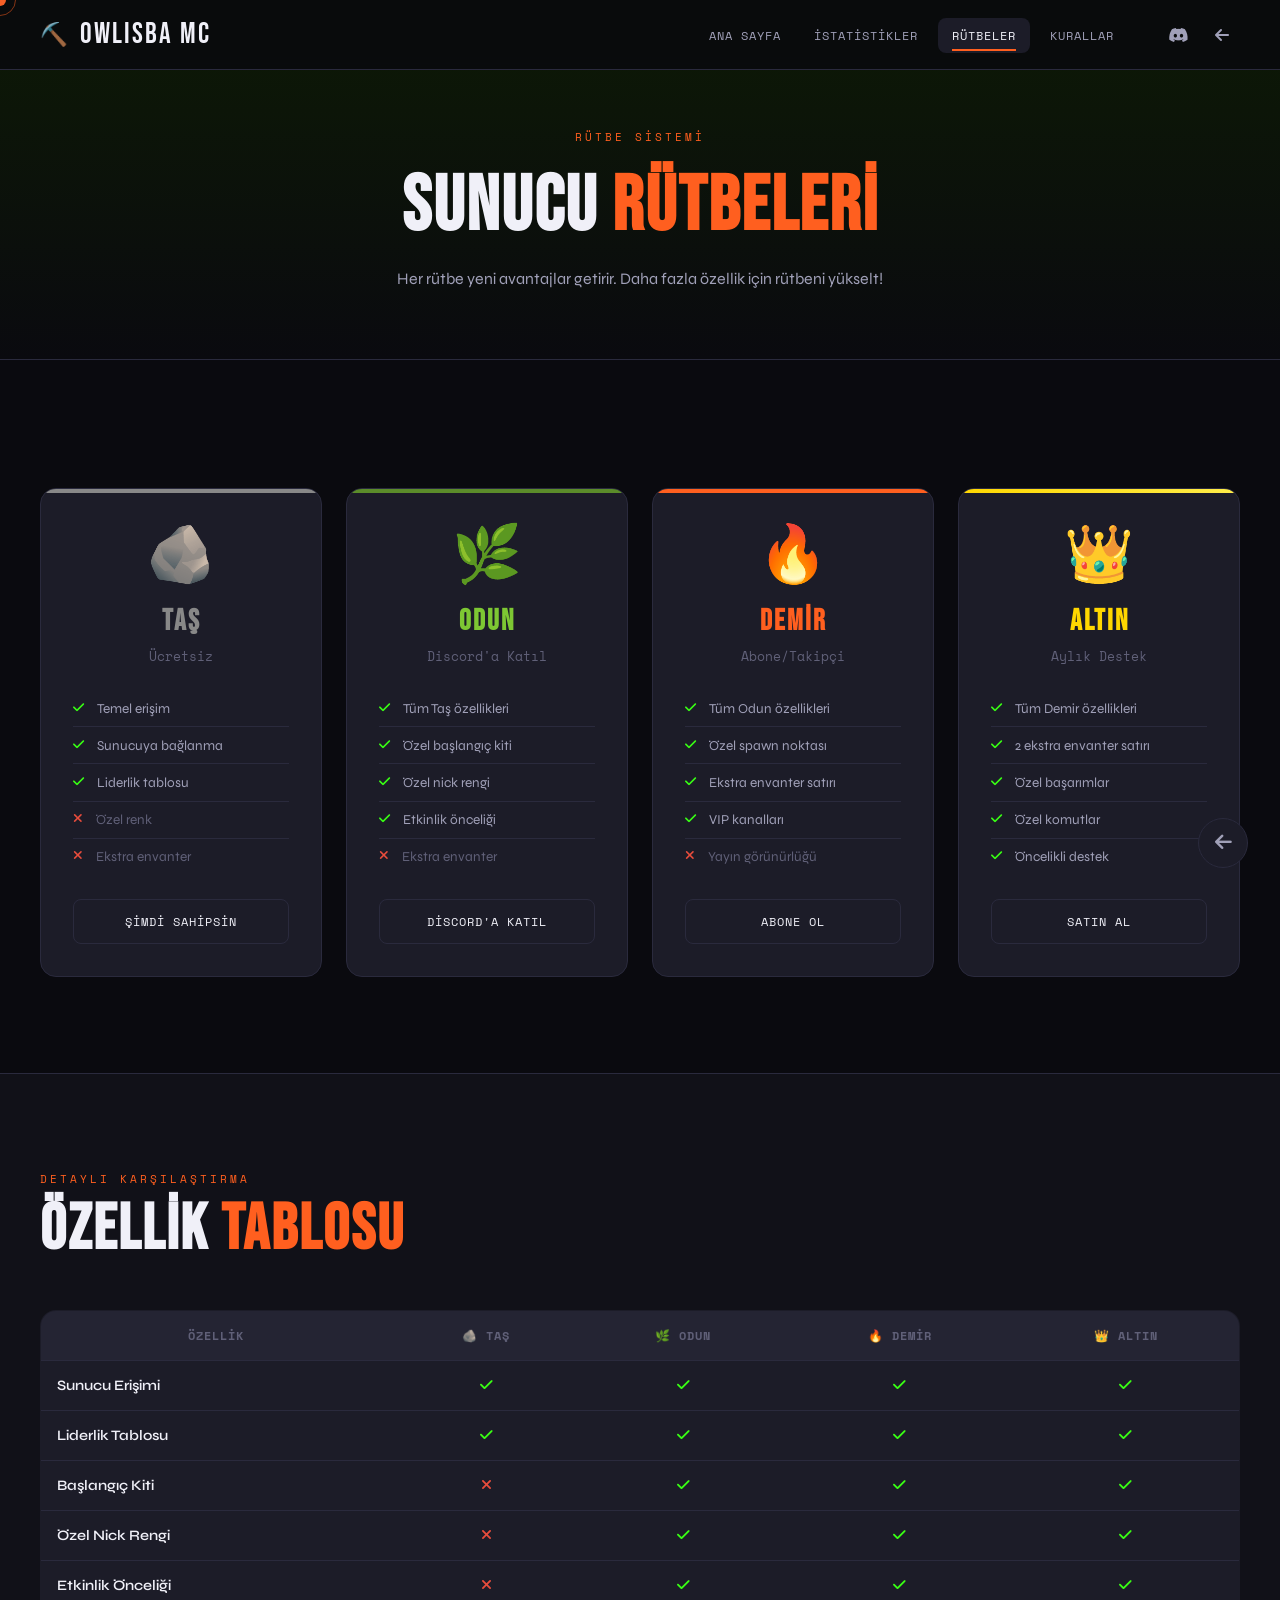
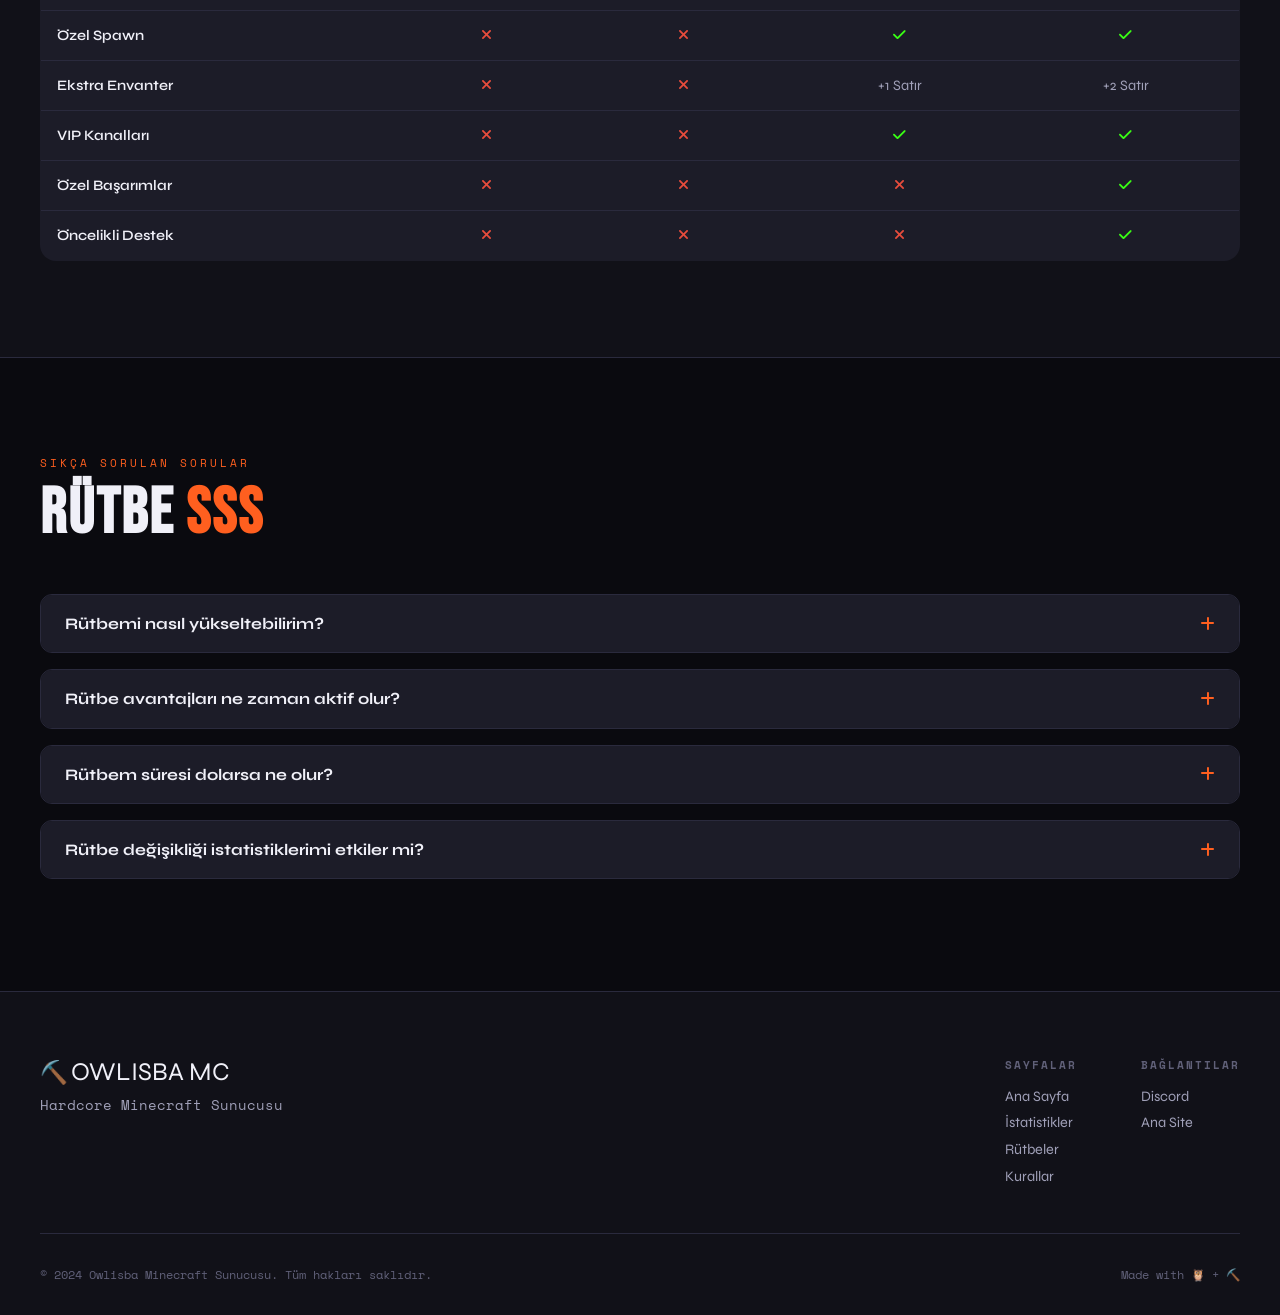
<file: owlisba/deploy-mc/ranks.html>
<!DOCTYPE html>
<html lang="tr">
<head>
  <meta charset="UTF-8" />
  <meta name="viewport" content="width=device-width, initial-scale=1.0" />
  <title>Rütbeler — Owlisba Minecraft Sunucusu</title>
  <link rel="stylesheet" href="style.css" />
  <link href="https://fonts.googleapis.com/css2?family=Bebas+Neue&family=Space+Mono:wght@400;700&family=Syne:wght@400;700;800&display=swap" rel="stylesheet" />
  <link rel="stylesheet" href="https://cdnjs.cloudflare.com/ajax/libs/font-awesome/6.5.0/css/all.min.css" />
  <style>
    .ranks-hero {
      min-height: 40vh;
      display: flex;
      align-items: center;
      justify-content: center;
      padding: 120px 2rem 4rem;
      background: linear-gradient(180deg, #0d1a05 0%, #0a0a0f 100%);
      border-bottom: 1px solid var(--border);
      text-align: center;
    }
    
    .ranks-grid {
      display: grid;
      grid-template-columns: repeat(4, 1fr);
      gap: 1.5rem;
      margin-top: 2rem;
    }
    
    .rank-card {
      background: var(--surface);
      border: 1px solid var(--border);
      border-radius: 16px;
      padding: 2rem;
      text-align: center;
      transition: var(--transition);
      position: relative;
      overflow: hidden;
    }
    
    .rank-card::before {
      content: '';
      position: absolute;
      top: 0;
      left: 0;
      right: 0;
      height: 4px;
    }
    
    .rank-card.stone::before { background: #888; }
    .rank-card.wood::before { background: #5b8c2a; }
    .rank-card.iron::before { background: var(--accent); }
    .rank-card.gold::before { background: linear-gradient(90deg, #ffd700, #ffed4a); }
    .rank-card.diamond::before { background: linear-gradient(90deg, #00b4ff, #7dc733); }
    .rank-card.emerald::before { background: linear-gradient(90deg, #50c878, #39ff14); }
    
    .rank-card:hover {
      transform: translateY(-8px);
    }
    
    .rank-icon {
      font-size: 3.5rem;
      margin-bottom: 1rem;
    }
    
    .rank-name {
      font-family: var(--font-display);
      font-size: 1.8rem;
      letter-spacing: 2px;
      margin-bottom: 0.5rem;
    }
    
    .rank-card.stone .rank-name { color: #888; }
    .rank-card.wood .rank-name { color: #7dc733; }
    .rank-card.iron .rank-name { color: var(--accent); }
    .rank-card.gold .rank-name { color: #ffd700; }
    .rank-card.diamond .rank-name { color: #00b4ff; }
    .rank-card.emerald .rank-name { color: #50c878; }
    
    .rank-price {
      font-family: var(--font-mono);
      font-size: 0.8rem;
      color: var(--text3);
      margin-bottom: 1.5rem;
    }
    
    .rank-features {
      list-style: none;
      text-align: left;
    }
    
    .rank-features li {
      display: flex;
      align-items: center;
      gap: 0.8rem;
      padding: 0.6rem 0;
      border-bottom: 1px solid var(--border);
      font-size: 0.85rem;
      color: var(--text2);
    }
    
    .rank-features li:last-child {
      border-bottom: none;
    }
    
    .rank-features li i {
      color: var(--green);
      font-size: 0.8rem;
    }
    
    .rank-features li.disabled {
      color: var(--text3);
    }
    
    .rank-features li.disabled i {
      color: #e74c3c;
    }
    
    .rank-btn {
      width: 100%;
      margin-top: 1.5rem;
      padding: 0.8rem;
      border: 1px solid var(--border);
      background: transparent;
      color: var(--text);
      font-family: var(--font-mono);
      font-size: 0.75rem;
      letter-spacing: 1px;
      text-transform: uppercase;
      border-radius: 8px;
      cursor: none;
      transition: var(--transition);
    }
    
    .rank-card.stone .rank-btn:hover { background: #888; border-color: #888; }
    .rank-card.wood .rank-btn:hover { background: #5b8c2a; border-color: #5b8c2a; }
    .rank-card.iron .rank-btn:hover { background: var(--accent); border-color: var(--accent); }
    .rank-card.gold .rank-btn:hover { background: #ffd700; border-color: #ffd700; color: #000; }
    .rank-card.diamond .rank-btn:hover { background: #00b4ff; border-color: #00b4ff; }
    .rank-card.emerald .rank-btn:hover { background: #50c878; border-color: #50c878; }
    
    .comparison-table {
      width: 100%;
      border-collapse: collapse;
      background: var(--surface);
      border-radius: 16px;
      overflow: hidden;
      border: 1px solid var(--border);
      margin-top: 2rem;
    }
    
    .comparison-table th,
    .comparison-table td {
      padding: 1rem;
      text-align: center;
      border-bottom: 1px solid var(--border);
    }
    
    .comparison-table th {
      background: var(--surface2);
      font-family: var(--font-mono);
      font-size: 0.75rem;
      text-transform: uppercase;
      letter-spacing: 1px;
      color: var(--text3);
    }
    
    .comparison-table td {
      color: var(--text2);
      font-size: 0.9rem;
    }
    
    .comparison-table td:first-child {
      text-align: left;
      font-weight: 600;
      color: var(--text);
    }
    
    .comparison-table .check {
      color: var(--green);
    }
    
    .comparison-table .cross {
      color: #e74c3c;
    }
    
    .faq-section {
      margin-top: 3rem;
    }
    
    .faq-item {
      border: 1px solid var(--border);
      border-radius: 12px;
      overflow: hidden;
      margin-bottom: 1rem;
    }
    
    .faq-q {
      padding: 1.2rem 1.5rem;
      background: var(--surface);
      display: flex;
      justify-content: space-between;
      align-items: center;
      cursor: none;
      font-weight: 700;
      transition: var(--transition);
    }
    
    .faq-q:hover {
      background: var(--surface2);
      color: var(--accent);
    }
    
    .faq-a {
      padding: 0 1.5rem;
      max-height: 0;
      overflow: hidden;
      background: var(--bg2);
      transition: max-height 0.3s ease, padding 0.3s ease;
      color: var(--text2);
      line-height: 1.8;
      font-size: 0.9rem;
    }
    
    .faq-item.open .faq-a {
      max-height: 200px;
      padding: 1.2rem 1.5rem;
    }
    
    .faq-item.open .faq-q i {
      transform: rotate(45deg);
    }
    
    .faq-q i {
      transition: transform 0.3s;
      color: var(--accent);
    }
    
    @media (max-width: 1100px) {
      .ranks-grid { grid-template-columns: repeat(2, 1fr); }
    }
    
    @media (max-width: 640px) {
      .ranks-grid { grid-template-columns: 1fr; }
      .comparison-table { font-size: 0.75rem; }
      .comparison-table th,
      .comparison-table td { padding: 0.5rem; }
    }
  </style>
</head>
<body>

<div class="cursor" id="cursor"></div>
<div class="cursor-trail" id="cursorTrail"></div>

<nav class="navbar" id="navbar">
  <div class="nav-logo">
    <span class="logo-owl">⛏️</span>
    <span class="logo-text">OWLISBA MC</span>
  </div>
  <ul class="nav-links">
    <li><a href="index.html">Ana Sayfa</a></li>
    <li><a href="stats.html">İstatistikler</a></li>
    <li><a href="ranks.html" class="active">Rütbeler</a></li>
    <li><a href="rules.html">Kurallar</a></li>
  </ul>
  <div class="nav-socials">
    <a href="https://discord.com/invite/f5wYekYN5y" target="_blank"><i class="fa-brands fa-discord"></i></a>
    <a href="../owlisba-main/index.html"><i class="fa-solid fa-arrow-left"></i></a>
  </div>
  <button class="hamburger" id="hamburger"><span></span><span></span><span></span></button>
</nav>

<div class="mobile-menu" id="mobileMenu">
  <a href="index.html">Ana Sayfa</a>
  <a href="stats.html">İstatistikler</a>
  <a href="ranks.html">Rütbeler</a>
  <a href="rules.html">Kurallar</a>
</div>

<!-- HERO -->
<section class="ranks-hero">
  <div>
    <span class="section-tag">RÜTBE SİSTEMİ</span>
    <h1 style="font-family: var(--font-display); font-size: clamp(2.5rem, 6vw, 5rem); letter-spacing: 2px; margin: 1rem 0;">
      Sunucu <span style="color: var(--accent);">Rütbeleri</span>
    </h1>
    <p style="color: var(--text2); max-width: 500px; margin: 0 auto;">
      Her rütbe yeni avantajlar getirir. Daha fazla özellik için rütbeni yükselt!
    </p>
  </div>
</section>

<!-- RANKS -->
<section class="section">
  <div class="ranks-grid">
    <div class="rank-card stone">
      <div class="rank-icon">🪨</div>
      <h3 class="rank-name">TAŞ</h3>
      <div class="rank-price">Ücretsiz</div>
      <ul class="rank-features">
        <li><i class="fa-solid fa-check"></i> Temel erişim</li>
        <li><i class="fa-solid fa-check"></i> Sunucuya bağlanma</li>
        <li><i class="fa-solid fa-check"></i> Liderlik tablosu</li>
        <li class="disabled"><i class="fa-solid fa-xmark"></i> Özel renk</li>
        <li class="disabled"><i class="fa-solid fa-xmark"></i> Ekstra envanter</li>
      </ul>
      <button class="rank-btn">Şimdi Sahipsin</button>
    </div>
    
    <div class="rank-card wood">
      <div class="rank-icon">🌿</div>
      <h3 class="rank-name">ODUN</h3>
      <div class="rank-price">Discord'a Katıl</div>
      <ul class="rank-features">
        <li><i class="fa-solid fa-check"></i> Tüm Taş özellikleri</li>
        <li><i class="fa-solid fa-check"></i> Özel başlangıç kiti</li>
        <li><i class="fa-solid fa-check"></i> Özel nick rengi</li>
        <li><i class="fa-solid fa-check"></i> Etkinlik önceliği</li>
        <li class="disabled"><i class="fa-solid fa-xmark"></i> Ekstra envanter</li>
      </ul>
      <button class="rank-btn">Discord'a Katıl</button>
    </div>
    
    <div class="rank-card iron">
      <div class="rank-icon">🔥</div>
      <h3 class="rank-name">DEMİR</h3>
      <div class="rank-price">Abone/Takipçi</div>
      <ul class="rank-features">
        <li><i class="fa-solid fa-check"></i> Tüm Odun özellikleri</li>
        <li><i class="fa-solid fa-check"></i> Özel spawn noktası</li>
        <li><i class="fa-solid fa-check"></i> Ekstra envanter satırı</li>
        <li><i class="fa-solid fa-check"></i> VIP kanalları</li>
        <li class="disabled"><i class="fa-solid fa-xmark"></i> Yayın görünürlüğü</li>
      </ul>
      <button class="rank-btn">Abone Ol</button>
    </div>
    
    <div class="rank-card gold">
      <div class="rank-icon">👑</div>
      <h3 class="rank-name">ALTIN</h3>
      <div class="rank-price">Aylık Destek</div>
      <ul class="rank-features">
        <li><i class="fa-solid fa-check"></i> Tüm Demir özellikleri</li>
        <li><i class="fa-solid fa-check"></i> 2 ekstra envanter satırı</li>
        <li><i class="fa-solid fa-check"></i> Özel başarımlar</li>
        <li><i class="fa-solid fa-check"></i> Özel komutlar</li>
        <li><i class="fa-solid fa-check"></i> Öncelikli destek</li>
      </ul>
      <button class="rank-btn">Satın Al</button>
    </div>
  </div>
</section>

<!-- COMPARISON TABLE -->
<section class="section" style="background: var(--bg2); border-top: 1px solid var(--border); border-bottom: 1px solid var(--border);">
  <div class="section-header">
    <span class="section-tag">DETAYLI KARŞILAŞTIRMA</span>
    <h2>Özellik <span style="color: var(--accent);">Tablosu</span></h2>
  </div>
  <table class="comparison-table">
    <thead>
      <tr>
        <th>Özellik</th>
        <th>🪨 Taş</th>
        <th>🌿 Odun</th>
        <th>🔥 Demir</th>
        <th>👑 Altın</th>
      </tr>
    </thead>
    <tbody>
      <tr>
        <td>Sunucu Erişimi</td>
        <td class="check"><i class="fa-solid fa-check"></i></td>
        <td class="check"><i class="fa-solid fa-check"></i></td>
        <td class="check"><i class="fa-solid fa-check"></i></td>
        <td class="check"><i class="fa-solid fa-check"></i></td>
      </tr>
      <tr>
        <td>Liderlik Tablosu</td>
        <td class="check"><i class="fa-solid fa-check"></i></td>
        <td class="check"><i class="fa-solid fa-check"></i></td>
        <td class="check"><i class="fa-solid fa-check"></i></td>
        <td class="check"><i class="fa-solid fa-check"></i></td>
      </tr>
      <tr>
        <td>Başlangıç Kiti</td>
        <td class="cross"><i class="fa-solid fa-xmark"></i></td>
        <td class="check"><i class="fa-solid fa-check"></i></td>
        <td class="check"><i class="fa-solid fa-check"></i></td>
        <td class="check"><i class="fa-solid fa-check"></i></td>
      </tr>
      <tr>
        <td>Özel Nick Rengi</td>
        <td class="cross"><i class="fa-solid fa-xmark"></i></td>
        <td class="check"><i class="fa-solid fa-check"></i></td>
        <td class="check"><i class="fa-solid fa-check"></i></td>
        <td class="check"><i class="fa-solid fa-check"></i></td>
      </tr>
      <tr>
        <td>Etkinlik Önceliği</td>
        <td class="cross"><i class="fa-solid fa-xmark"></i></td>
        <td class="check"><i class="fa-solid fa-check"></i></td>
        <td class="check"><i class="fa-solid fa-check"></i></td>
        <td class="check"><i class="fa-solid fa-check"></i></td>
      </tr>
      <tr>
        <td>Özel Spawn</td>
        <td class="cross"><i class="fa-solid fa-xmark"></i></td>
        <td class="cross"><i class="fa-solid fa-xmark"></i></td>
        <td class="check"><i class="fa-solid fa-check"></i></td>
        <td class="check"><i class="fa-solid fa-check"></i></td>
      </tr>
      <tr>
        <td>Ekstra Envanter</td>
        <td class="cross"><i class="fa-solid fa-xmark"></i></td>
        <td class="cross"><i class="fa-solid fa-xmark"></i></td>
        <td>+1 Satır</td>
        <td>+2 Satır</td>
      </tr>
      <tr>
        <td>VIP Kanalları</td>
        <td class="cross"><i class="fa-solid fa-xmark"></i></td>
        <td class="cross"><i class="fa-solid fa-xmark"></i></td>
        <td class="check"><i class="fa-solid fa-check"></i></td>
        <td class="check"><i class="fa-solid fa-check"></i></td>
      </tr>
      <tr>
        <td>Özel Başarımlar</td>
        <td class="cross"><i class="fa-solid fa-xmark"></i></td>
        <td class="cross"><i class="fa-solid fa-xmark"></i></td>
        <td class="cross"><i class="fa-solid fa-xmark"></i></td>
        <td class="check"><i class="fa-solid fa-check"></i></td>
      </tr>
      <tr>
        <td>Öncelikli Destek</td>
        <td class="cross"><i class="fa-solid fa-xmark"></i></td>
        <td class="cross"><i class="fa-solid fa-xmark"></i></td>
        <td class="cross"><i class="fa-solid fa-xmark"></i></td>
        <td class="check"><i class="fa-solid fa-check"></i></td>
      </tr>
    </tbody>
  </table>
</section>

<!-- FAQ -->
<section class="section">
  <div class="section-header">
    <span class="section-tag">SIKÇA SORULAN SORULAR</span>
    <h2>Rütbe <span style="color: var(--accent);">SSS</span></h2>
  </div>
  <div class="faq-section">
    <div class="faq-item">
      <div class="faq-q">
        Rütbemi nasıl yükseltebilirim?
        <i class="fa-solid fa-plus"></i>
      </div>
      <div class="faq-a">
        Discord sunucumuza katılarak, YouTube kanalımıza abone olarak veya Kick'te bizi takip ederek ücretsiz rütbeler kazanabilirsin. 
        Altın rütbe için destek sayfamız üzerinden aylık bağış yapabilirsin.
      </div>
    </div>
    <div class="faq-item">
      <div class="faq-q">
        Rütbe avantajları ne zaman aktif olur?
        <i class="fa-solid fa-plus"></i>
      </div>
      <div class="faq-a">
        Discord'a katıldıktan veya abone olduktan sonra rütbeniz otomatik olarak 5-10 dakika içinde aktif olacaktır. 
        Eğer bir sorun yaşarsanız, Discord üzerinden yetkili birine ulaşabilirsiniz.
      </div>
    </div>
    <div class="faq-item">
      <div class="faq-q">
        Rütbem süresi dolarsa ne olur?
        <i class="fa-solid fa-plus"></i>
      </div>
      <div class="faq-a">
        Aylık rütbelerin süresi dolduğunda otomatik olarak bir alt rütbeye düşersiniz. 
        Tüm eşyalarınız ve ilerlemeniz korunur, sadece rütbe avantajları değişir.
      </div>
    </div>
    <div class="faq-item">
      <div class="faq-q">
        Rütbe değişikliği istatistiklerimi etkiler mi?
        <i class="fa-solid fa-plus"></i>
      </div>
      <div class="faq-a">
        Hayır, rütbe değişikliği oyun içi istatistiklerinizi, eşyalarınızı veya ilerlemenizi etkilemez. 
        Sadece sunucu avantajları ve görünüm değişiklikleri olur.
      </div>
    </div>
  </div>
</section>

<footer class="footer">
  <div class="footer-top">
    <div class="footer-brand">
      <span class="logo-owl">⛏️</span>
      <span class="logo-text">OWLISBA MC</span>
      <p>Hardcore Minecraft Sunucusu</p>
    </div>
    <div class="footer-links">
      <div class="footer-col">
        <h4>Sayfalar</h4>
        <a href="index.html">Ana Sayfa</a>
        <a href="stats.html">İstatistikler</a>
        <a href="ranks.html">Rütbeler</a>
        <a href="rules.html">Kurallar</a>
      </div>
      <div class="footer-col">
        <h4>Bağlantılar</h4>
        <a href="https://discord.com/invite/f5wYekYN5y" target="_blank">Discord</a>
        <a href="../owlisba-main/index.html">Ana Site</a>
      </div>
    </div>
  </div>
  <div class="footer-bottom">
    <p>© 2024 Owlisba Minecraft Sunucusu. Tüm hakları saklıdır.</p>
    <p>Made with 🦉 + ⛏️</p>
  </div>
</footer>

<a href="../owlisba-main/index.html" class="back-link" title="Ana Siteye Dön">
  <i class="fa-solid fa-arrow-left"></i>
</a>

<script src="main.js"></script>
<script>
  // FAQ Accordion
  document.querySelectorAll('.faq-q').forEach(q => {
    q.addEventListener('click', () => {
      const item = q.closest('.faq-item');
      const isOpen = item.classList.contains('open');
      document.querySelectorAll('.faq-item').forEach(i => i.classList.remove('open'));
      if (!isOpen) item.classList.add('open');
    });
  });
</script>
</body>
</html>
</file>
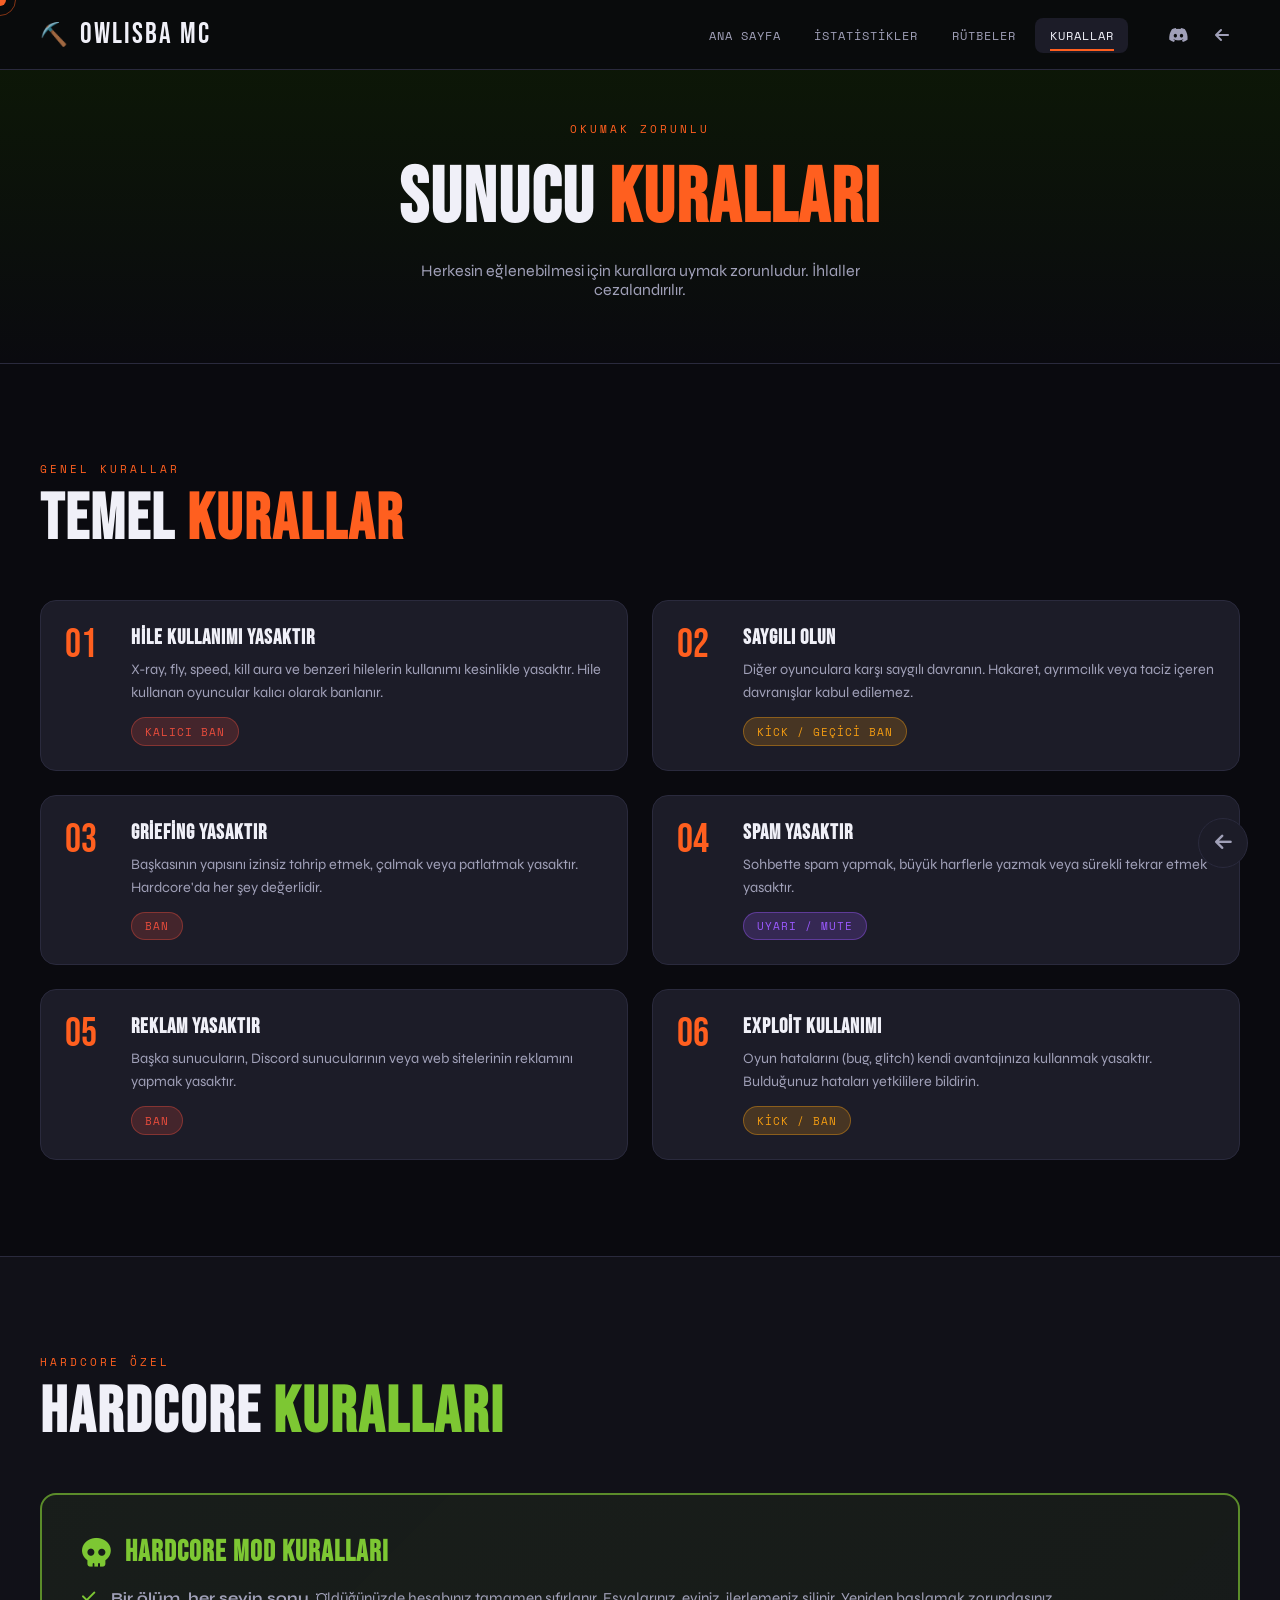
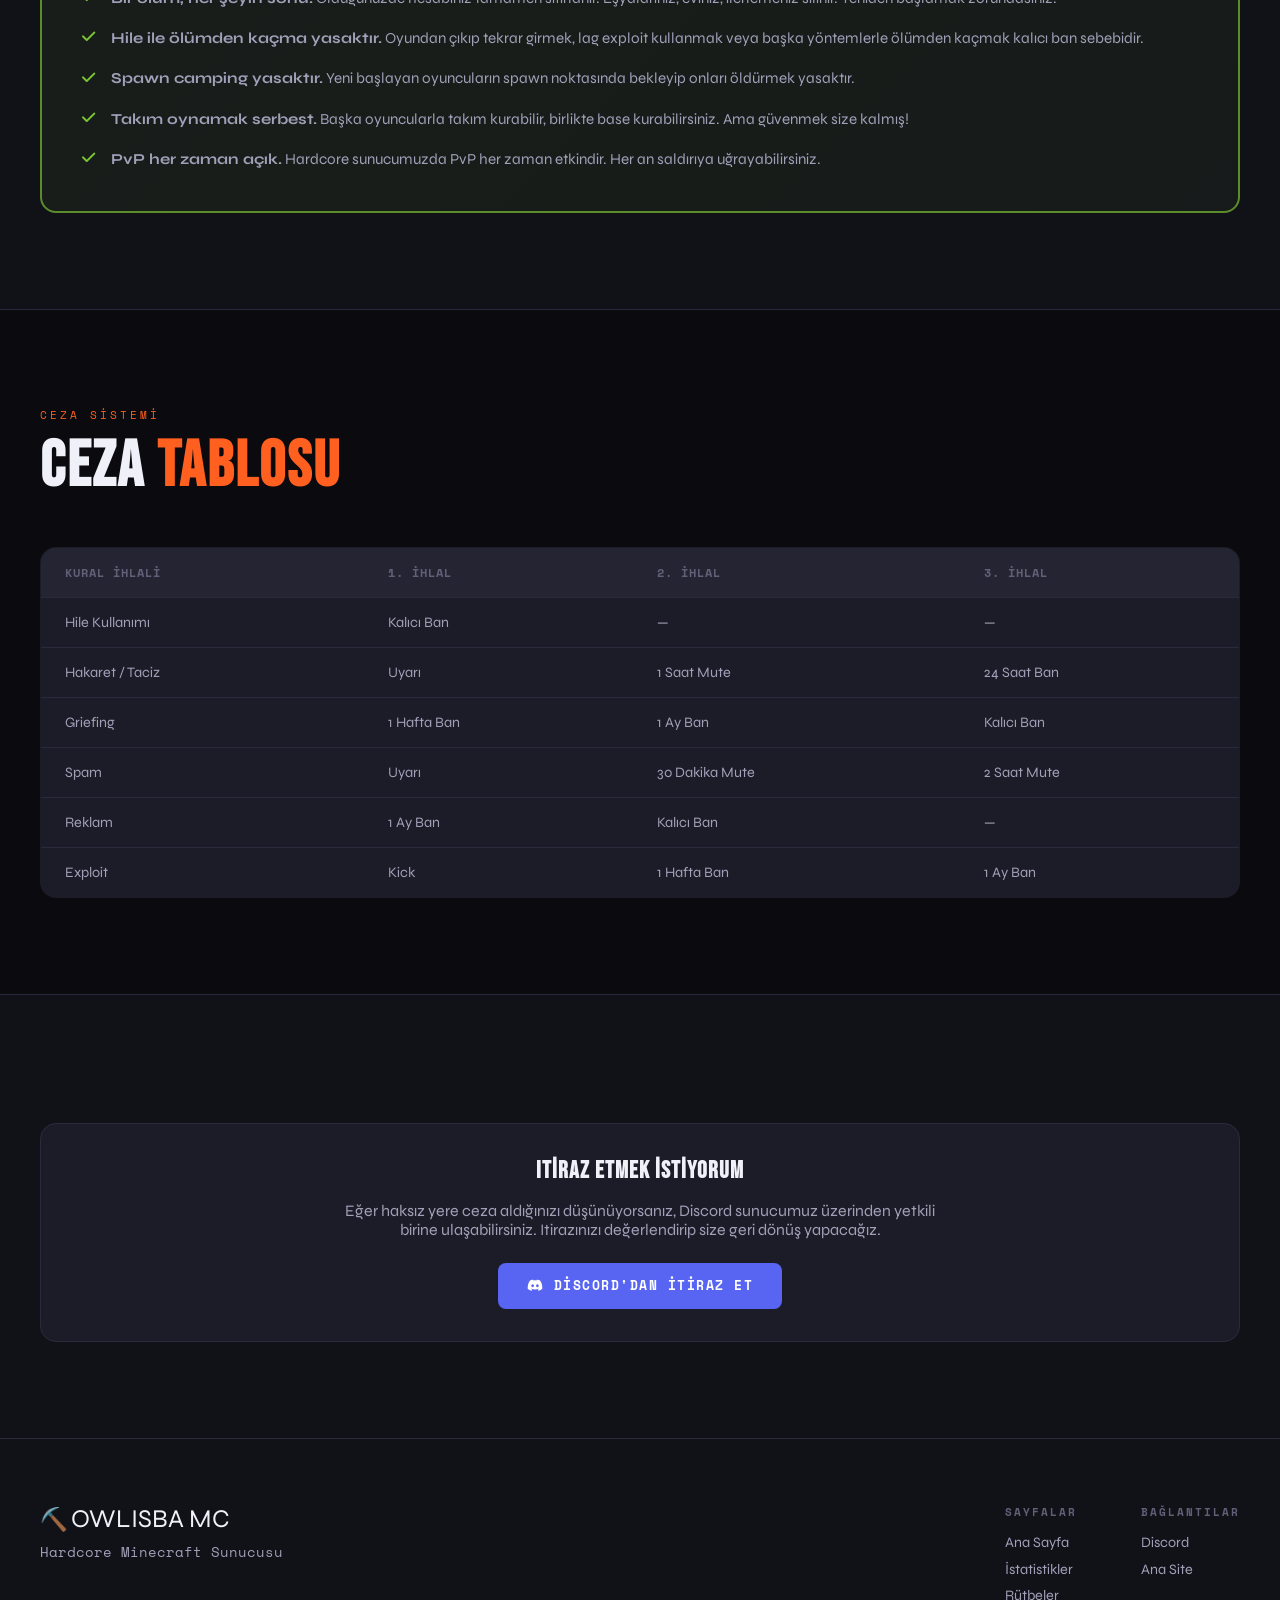
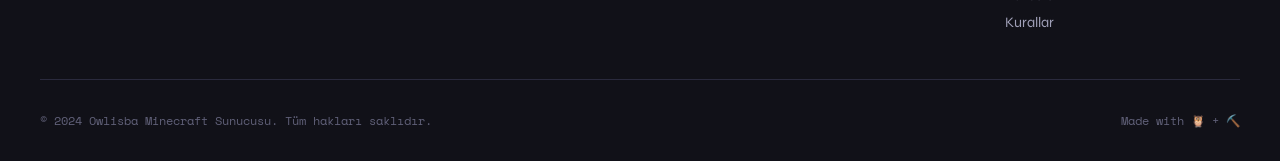
<file: owlisba/deploy-mc/rules.html>
<!DOCTYPE html>
<html lang="tr">
<head>
  <meta charset="UTF-8" />
  <meta name="viewport" content="width=device-width, initial-scale=1.0" />
  <title>Kurallar — Owlisba Minecraft Sunucusu</title>
  <link rel="stylesheet" href="style.css" />
  <link href="https://fonts.googleapis.com/css2?family=Bebas+Neue&family=Space+Mono:wght@400;700&family=Syne:wght@400;700;800&display=swap" rel="stylesheet" />
  <link rel="stylesheet" href="https://cdnjs.cloudflare.com/ajax/libs/font-awesome/6.5.0/css/all.min.css" />
  <style>
    .rules-hero {
      min-height: 40vh;
      display: flex;
      align-items: center;
      justify-content: center;
      padding: 120px 2rem 4rem;
      background: linear-gradient(180deg, #0d1a05 0%, #0a0a0f 100%);
      border-bottom: 1px solid var(--border);
      text-align: center;
    }
    
    .rules-grid {
      display: grid;
      grid-template-columns: repeat(2, 1fr);
      gap: 1.5rem;
      margin-top: 2rem;
    }
    
    .rule-card {
      background: var(--surface);
      border: 1px solid var(--border);
      border-radius: 16px;
      padding: 1.5rem;
      display: flex;
      gap: 1rem;
      transition: var(--transition);
    }
    
    .rule-card:hover {
      border-color: var(--accent);
      transform: translateX(5px);
    }
    
    .rule-number {
      font-family: var(--font-display);
      font-size: 2.5rem;
      color: var(--accent);
      line-height: 1;
      min-width: 50px;
    }
    
    .rule-content h3 {
      font-family: var(--font-display);
      font-size: 1.3rem;
      letter-spacing: 1px;
      margin-bottom: 0.5rem;
    }
    
    .rule-content p {
      color: var(--text2);
      font-size: 0.9rem;
      line-height: 1.6;
    }
    
    .rule-severity {
      display: inline-block;
      margin-top: 0.8rem;
      padding: 0.3rem 0.8rem;
      border-radius: 100px;
      font-family: var(--font-mono);
      font-size: 0.7rem;
      text-transform: uppercase;
      letter-spacing: 1px;
    }
    
    .severity-ban {
      background: rgba(231, 76, 60, 0.2);
      color: #e74c3c;
      border: 1px solid rgba(231, 76, 60, 0.4);
    }
    
    .severity-kick {
      background: rgba(243, 156, 18, 0.2);
      color: #f39c12;
      border: 1px solid rgba(243, 156, 18, 0.4);
    }
    
    .severity-warn {
      background: rgba(155, 89, 255, 0.2);
      color: #9b59ff;
      border: 1px solid rgba(155, 89, 255, 0.4);
    }
    
    .hardcore-rules {
      background: linear-gradient(135deg, rgba(91, 140, 42, 0.1), rgba(125, 199, 51, 0.05));
      border: 2px solid #5b8c2a;
      border-radius: 16px;
      padding: 2.5rem;
      margin-top: 2rem;
    }
    
    .hardcore-rules h3 {
      font-family: var(--font-display);
      font-size: 1.8rem;
      letter-spacing: 1px;
      color: #7dc733;
      margin-bottom: 1rem;
      display: flex;
      align-items: center;
      gap: 0.8rem;
    }
    
    .hardcore-rules ul {
      list-style: none;
      display: flex;
      flex-direction: column;
      gap: 1rem;
    }
    
    .hardcore-rules li {
      display: flex;
      align-items: flex-start;
      gap: 1rem;
      color: var(--text2);
      font-size: 0.95rem;
      line-height: 1.6;
    }
    
    .hardcore-rules li i {
      color: #7dc733;
      margin-top: 0.2rem;
    }
    
    .punishment-table {
      width: 100%;
      border-collapse: collapse;
      background: var(--surface);
      border-radius: 16px;
      overflow: hidden;
      border: 1px solid var(--border);
      margin-top: 2rem;
    }
    
    .punishment-table th,
    .punishment-table td {
      padding: 1rem 1.5rem;
      text-align: left;
      border-bottom: 1px solid var(--border);
    }
    
    .punishment-table th {
      background: var(--surface2);
      font-family: var(--font-mono);
      font-size: 0.75rem;
      text-transform: uppercase;
      letter-spacing: 1px;
      color: var(--text3);
    }
    
    .punishment-table td {
      color: var(--text2);
      font-size: 0.9rem;
    }
    
    .punishment-table tr:last-child td {
      border-bottom: none;
    }
    
    .appeal-section {
      background: var(--surface);
      border: 1px solid var(--border);
      border-radius: 16px;
      padding: 2rem;
      margin-top: 2rem;
      text-align: center;
    }
    
    .appeal-section h3 {
      font-family: var(--font-display);
      font-size: 1.5rem;
      letter-spacing: 1px;
      margin-bottom: 1rem;
    }
    
    .appeal-section p {
      color: var(--text2);
      margin-bottom: 1.5rem;
      max-width: 600px;
      margin-left: auto;
      margin-right: auto;
    }
    
    @media (max-width: 900px) {
      .rules-grid { grid-template-columns: 1fr; }
    }
  </style>
</head>
<body>

<div class="cursor" id="cursor"></div>
<div class="cursor-trail" id="cursorTrail"></div>

<nav class="navbar" id="navbar">
  <div class="nav-logo">
    <span class="logo-owl">⛏️</span>
    <span class="logo-text">OWLISBA MC</span>
  </div>
  <ul class="nav-links">
    <li><a href="index.html">Ana Sayfa</a></li>
    <li><a href="stats.html">İstatistikler</a></li>
    <li><a href="ranks.html">Rütbeler</a></li>
    <li><a href="rules.html" class="active">Kurallar</a></li>
  </ul>
  <div class="nav-socials">
    <a href="https://discord.com/invite/f5wYekYN5y" target="_blank"><i class="fa-brands fa-discord"></i></a>
    <a href="../owlisba-main/index.html"><i class="fa-solid fa-arrow-left"></i></a>
  </div>
  <button class="hamburger" id="hamburger"><span></span><span></span><span></span></button>
</nav>

<div class="mobile-menu" id="mobileMenu">
  <a href="index.html">Ana Sayfa</a>
  <a href="stats.html">İstatistikler</a>
  <a href="ranks.html">Rütbeler</a>
  <a href="rules.html">Kurallar</a>
</div>

<!-- HERO -->
<section class="rules-hero">
  <div>
    <span class="section-tag">OKUMAK ZORUNLU</span>
    <h1 style="font-family: var(--font-display); font-size: clamp(2.5rem, 6vw, 5rem); letter-spacing: 2px; margin: 1rem 0;">
      Sunucu <span style="color: var(--accent);">Kuralları</span>
    </h1>
    <p style="color: var(--text2); max-width: 500px; margin: 0 auto;">
      Herkesin eğlenebilmesi için kurallara uymak zorunludur. İhlaller cezalandırılır.
    </p>
  </div>
</section>

<!-- GENERAL RULES -->
<section class="section">
  <div class="section-header">
    <span class="section-tag">GENEL KURALLAR</span>
    <h2>Temel <span style="color: var(--accent);">Kurallar</span></h2>
  </div>
  <div class="rules-grid">
    <div class="rule-card">
      <div class="rule-number">01</div>
      <div class="rule-content">
        <h3>Hile Kullanımı Yasaktır</h3>
        <p>X-ray, fly, speed, kill aura ve benzeri hilelerin kullanımı kesinlikle yasaktır. Hile kullanan oyuncular kalıcı olarak banlanır.</p>
        <span class="rule-severity severity-ban">Kalıcı Ban</span>
      </div>
    </div>
    
    <div class="rule-card">
      <div class="rule-number">02</div>
      <div class="rule-content">
        <h3>Saygılı Olun</h3>
        <p>Diğer oyunculara karşı saygılı davranın. Hakaret, ayrımcılık veya taciz içeren davranışlar kabul edilemez.</p>
        <span class="rule-severity severity-kick">Kick / Geçici Ban</span>
      </div>
    </div>
    
    <div class="rule-card">
      <div class="rule-number">03</div>
      <div class="rule-content">
        <h3>Griefing Yasaktır</h3>
        <p>Başkasının yapısını izinsiz tahrip etmek, çalmak veya patlatmak yasaktır. Hardcore'da her şey değerlidir.</p>
        <span class="rule-severity severity-ban">Ban</span>
      </div>
    </div>
    
    <div class="rule-card">
      <div class="rule-number">04</div>
      <div class="rule-content">
        <h3>Spam Yasaktır</h3>
        <p>Sohbette spam yapmak, büyük harflerle yazmak veya sürekli tekrar etmek yasaktır.</p>
        <span class="rule-severity severity-warn">Uyarı / Mute</span>
      </div>
    </div>
    
    <div class="rule-card">
      <div class="rule-number">05</div>
      <div class="rule-content">
        <h3>Reklam Yasaktır</h3>
        <p>Başka sunucuların, Discord sunucularının veya web sitelerinin reklamını yapmak yasaktır.</p>
        <span class="rule-severity severity-ban">Ban</span>
      </div>
    </div>
    
    <div class="rule-card">
      <div class="rule-number">06</div>
      <div class="rule-content">
        <h3>Exploit Kullanımı</h3>
        <p>Oyun hatalarını (bug, glitch) kendi avantajınıza kullanmak yasaktır. Bulduğunuz hataları yetkililere bildirin.</p>
        <span class="rule-severity severity-kick">Kick / Ban</span>
      </div>
    </div>
  </div>
</section>

<!-- HARDCORE RULES -->
<section class="section" style="background: var(--bg2); border-top: 1px solid var(--border); border-bottom: 1px solid var(--border);">
  <div class="section-header">
    <span class="section-tag">HARDCORE ÖZEL</span>
    <h2>Hardcore <span style="color: #7dc733;">Kuralları</span></h2>
  </div>
  <div class="hardcore-rules">
    <h3><i class="fa-solid fa-skull"></i> Hardcore Mod Kuralları</h3>
    <ul>
      <li>
        <i class="fa-solid fa-check"></i>
        <div>
          <strong>Bir ölüm, her şeyin sonu.</strong> Öldüğünüzde hesabınız tamamen sıfırlanır. Eşyalarınız, eviniz, ilerlemeniz silinir. Yeniden başlamak zorundasınız.
        </div>
      </li>
      <li>
        <i class="fa-solid fa-check"></i>
        <div>
          <strong>Hile ile ölümden kaçma yasaktır.</strong> Oyundan çıkıp tekrar girmek, lag exploit kullanmak veya başka yöntemlerle ölümden kaçmak kalıcı ban sebebidir.
        </div>
      </li>
      <li>
        <i class="fa-solid fa-check"></i>
        <div>
          <strong>Spawn camping yasaktır.</strong> Yeni başlayan oyuncuların spawn noktasında bekleyip onları öldürmek yasaktır.
        </div>
      </li>
      <li>
        <i class="fa-solid fa-check"></i>
        <div>
          <strong>Takım oynamak serbest.</strong> Başka oyuncularla takım kurabilir, birlikte base kurabilirsiniz. Ama güvenmek size kalmış!
        </div>
      </li>
      <li>
        <i class="fa-solid fa-check"></i>
        <div>
          <strong>PvP her zaman açık.</strong> Hardcore sunucumuzda PvP her zaman etkindir. Her an saldırıya uğrayabilirsiniz.
        </div>
      </li>
    </ul>
  </div>
</section>

<!-- PUNISHMENT TABLE -->
<section class="section">
  <div class="section-header">
    <span class="section-tag">CEZA SİSTEMİ</span>
    <h2>Ceza <span style="color: var(--accent);">Tablosu</span></h2>
  </div>
  <table class="punishment-table">
    <thead>
      <tr>
        <th>Kural İhlali</th>
        <th>1. İhlal</th>
        <th>2. İhlal</th>
        <th>3. İhlal</th>
      </tr>
    </thead>
    <tbody>
      <tr>
        <td>Hile Kullanımı</td>
        <td>Kalıcı Ban</td>
        <td>—</td>
        <td>—</td>
      </tr>
      <tr>
        <td>Hakaret / Taciz</td>
        <td>Uyarı</td>
        <td>1 Saat Mute</td>
        <td>24 Saat Ban</td>
      </tr>
      <tr>
        <td>Griefing</td>
        <td>1 Hafta Ban</td>
        <td>1 Ay Ban</td>
        <td>Kalıcı Ban</td>
      </tr>
      <tr>
        <td>Spam</td>
        <td>Uyarı</td>
        <td>30 Dakika Mute</td>
        <td>2 Saat Mute</td>
      </tr>
      <tr>
        <td>Reklam</td>
        <td>1 Ay Ban</td>
        <td>Kalıcı Ban</td>
        <td>—</td>
      </tr>
      <tr>
        <td>Exploit</td>
        <td>Kick</td>
        <td>1 Hafta Ban</td>
        <td>1 Ay Ban</td>
      </tr>
    </tbody>
  </table>
</section>

<!-- APPEAL -->
<section class="section" style="background: var(--bg2); border-top: 1px solid var(--border);">
  <div class="appeal-section">
    <h3>Itiraz Etmek İstiyorum</h3>
    <p>
      Eğer haksız yere ceza aldığınızı düşünüyorsanız, Discord sunucumuz üzerinden yetkili birine ulaşabilirsiniz. 
      Itirazınızı değerlendirip size geri dönüş yapacağız.
    </p>
    <a href="https://discord.com/invite/f5wYekYN5y" target="_blank" class="btn btn-discord">
      <i class="fa-brands fa-discord"></i> Discord'dan İtiraz Et
    </a>
  </div>
</section>

<footer class="footer">
  <div class="footer-top">
    <div class="footer-brand">
      <span class="logo-owl">⛏️</span>
      <span class="logo-text">OWLISBA MC</span>
      <p>Hardcore Minecraft Sunucusu</p>
    </div>
    <div class="footer-links">
      <div class="footer-col">
        <h4>Sayfalar</h4>
        <a href="index.html">Ana Sayfa</a>
        <a href="stats.html">İstatistikler</a>
        <a href="ranks.html">Rütbeler</a>
        <a href="rules.html">Kurallar</a>
      </div>
      <div class="footer-col">
        <h4>Bağlantılar</h4>
        <a href="https://discord.com/invite/f5wYekYN5y" target="_blank">Discord</a>
        <a href="../owlisba-main/index.html">Ana Site</a>
      </div>
    </div>
  </div>
  <div class="footer-bottom">
    <p>© 2024 Owlisba Minecraft Sunucusu. Tüm hakları saklıdır.</p>
    <p>Made with 🦉 + ⛏️</p>
  </div>
</footer>

<a href="../owlisba-main/index.html" class="back-link" title="Ana Siteye Dön">
  <i class="fa-solid fa-arrow-left"></i>
</a>

<script src="main.js"></script>
</body>
</html>
</file>
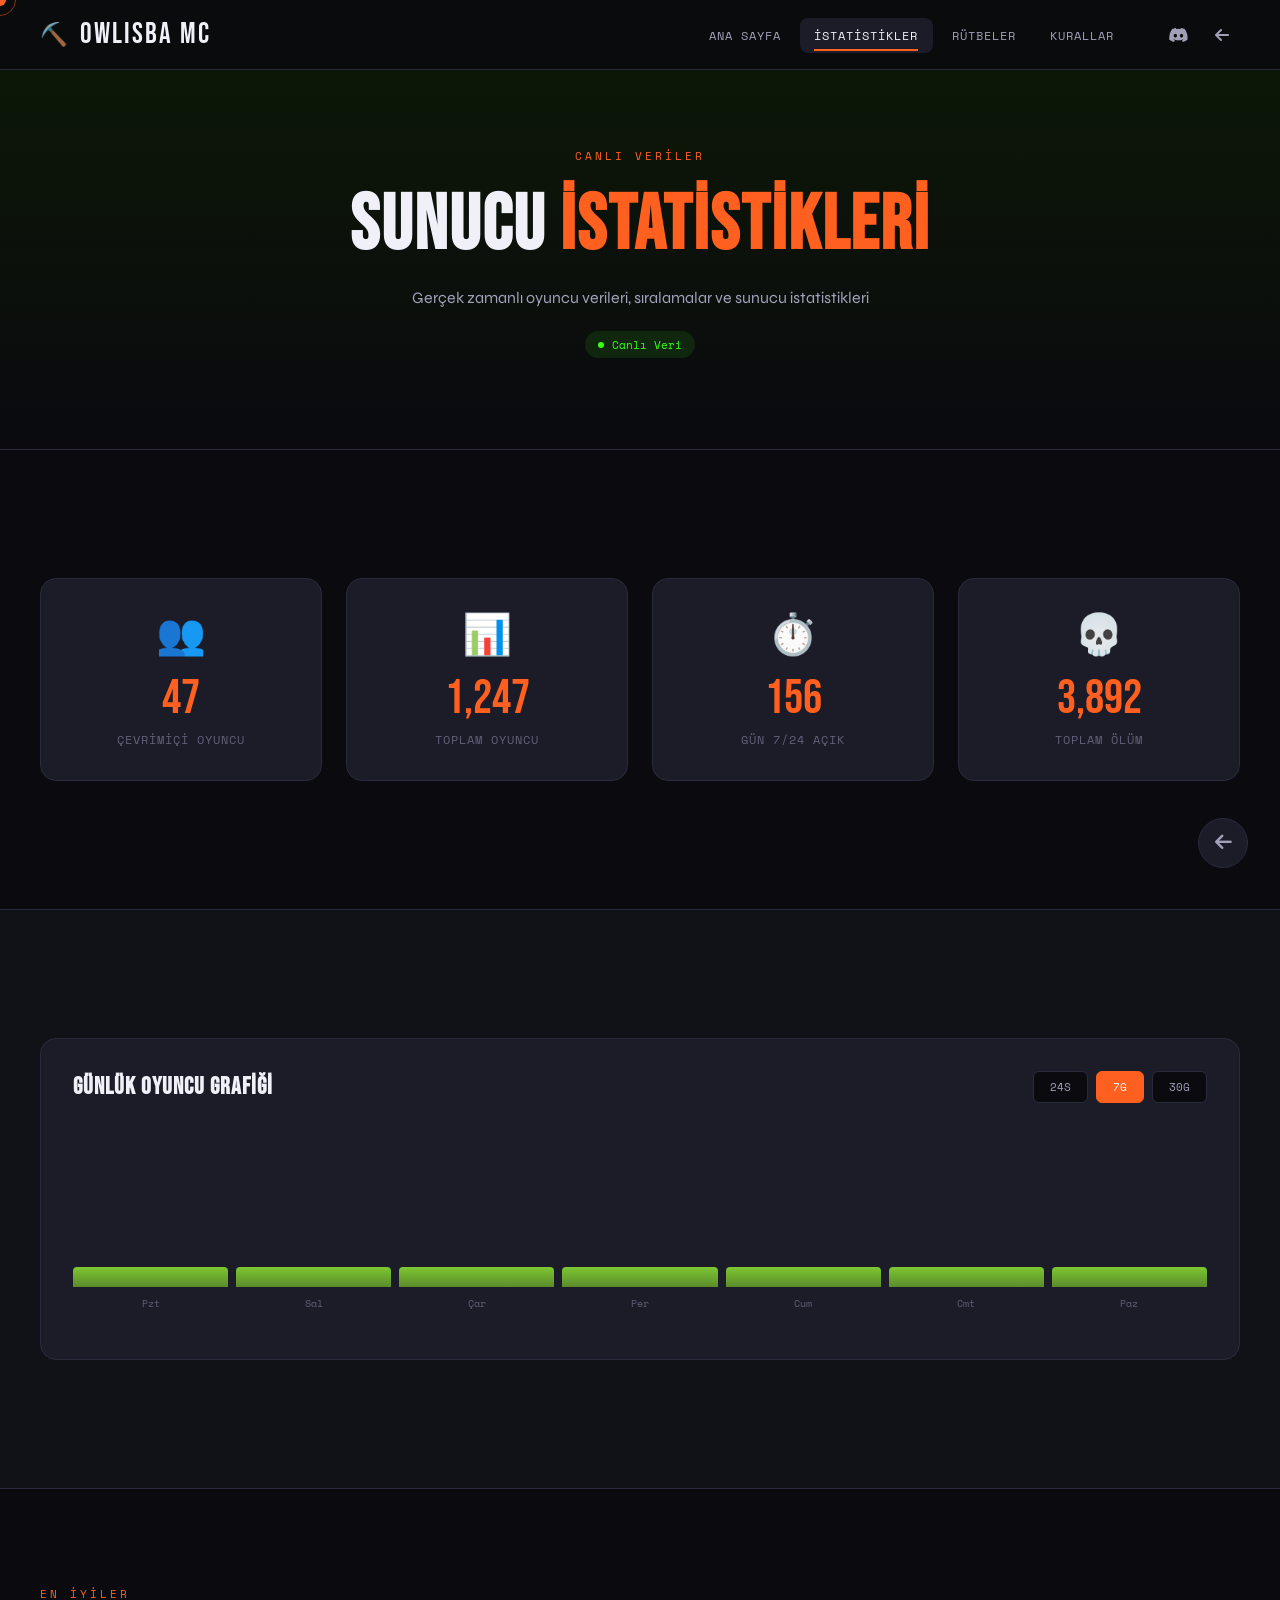
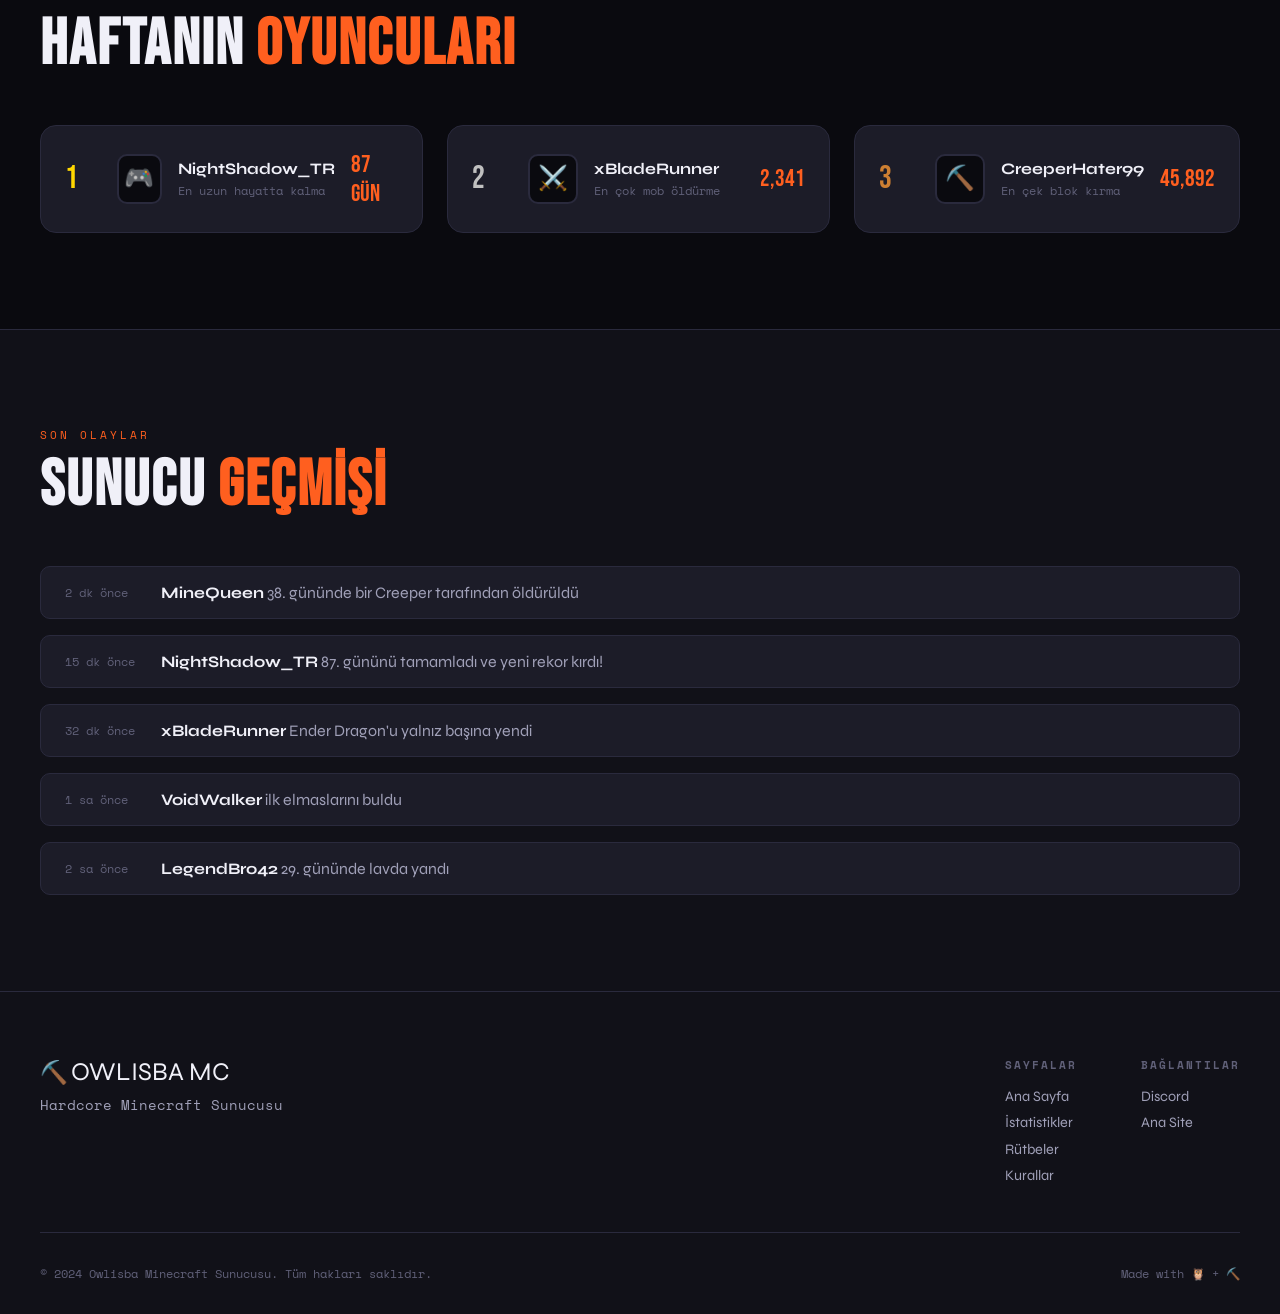
<file: owlisba/deploy-mc/stats.html>
<!DOCTYPE html>
<html lang="tr">
<head>
  <meta charset="UTF-8" />
  <meta name="viewport" content="width=device-width, initial-scale=1.0" />
  <title>İstatistikler — Owlisba Minecraft Sunucusu</title>
  <link rel="stylesheet" href="style.css" />
  <link href="https://fonts.googleapis.com/css2?family=Bebas+Neue&family=Space+Mono:wght@400;700&family=Syne:wght@400;700;800&display=swap" rel="stylesheet" />
  <link rel="stylesheet" href="https://cdnjs.cloudflare.com/ajax/libs/font-awesome/6.5.0/css/all.min.css" />
  <style>
    .stats-hero {
      min-height: 50vh;
      display: flex;
      align-items: center;
      justify-content: center;
      padding: 120px 2rem 4rem;
      background: linear-gradient(180deg, #0d1a05 0%, #0a0a0f 100%);
      border-bottom: 1px solid var(--border);
      text-align: center;
    }
    
    .big-stats-grid {
      display: grid;
      grid-template-columns: repeat(4, 1fr);
      gap: 1.5rem;
      margin: 2rem 0;
    }
    
    .big-stat-card {
      background: var(--surface);
      border: 1px solid var(--border);
      border-radius: 16px;
      padding: 2rem;
      text-align: center;
      transition: var(--transition);
    }
    
    .big-stat-card:hover {
      transform: translateY(-5px);
      border-color: #5b8c2a;
    }
    
    .big-stat-icon {
      font-size: 2.5rem;
      margin-bottom: 1rem;
    }
    
    .big-stat-value {
      font-family: var(--font-display);
      font-size: 3rem;
      color: var(--accent);
      line-height: 1;
    }
    
    .big-stat-label {
      font-family: var(--font-mono);
      font-size: 0.75rem;
      color: var(--text3);
      text-transform: uppercase;
      letter-spacing: 1px;
      margin-top: 0.5rem;
    }
    
    .chart-container {
      background: var(--surface);
      border: 1px solid var(--border);
      border-radius: 16px;
      padding: 2rem;
      margin: 2rem 0;
    }
    
    .chart-header {
      display: flex;
      justify-content: space-between;
      align-items: center;
      margin-bottom: 1.5rem;
      flex-wrap: wrap;
      gap: 1rem;
    }
    
    .chart-title {
      font-family: var(--font-display);
      font-size: 1.5rem;
      letter-spacing: 1px;
    }
    
    .chart-period {
      display: flex;
      gap: 0.5rem;
    }
    
    .period-btn {
      padding: 0.4rem 1rem;
      background: var(--bg);
      border: 1px solid var(--border);
      border-radius: 6px;
      color: var(--text2);
      font-family: var(--font-mono);
      font-size: 0.7rem;
      cursor: none;
      transition: var(--transition);
    }
    
    .period-btn:hover, .period-btn.active {
      background: var(--accent);
      border-color: var(--accent);
      color: #fff;
    }
    
    .bar-chart {
      display: flex;
      align-items: flex-end;
      justify-content: space-between;
      height: 200px;
      gap: 0.5rem;
      padding: 1rem 0;
    }
    
    .bar-item {
      flex: 1;
      display: flex;
      flex-direction: column;
      align-items: center;
      gap: 0.5rem;
    }
    
    .bar {
      width: 100%;
      background: linear-gradient(to top, #5b8c2a, #7dc733);
      border-radius: 4px 4px 0 0;
      transition: var(--transition);
      min-height: 20px;
    }
    
    .bar:hover {
      opacity: 0.8;
    }
    
    .bar-label {
      font-family: var(--font-mono);
      font-size: 0.65rem;
      color: var(--text3);
    }
    
    .top-players-grid {
      display: grid;
      grid-template-columns: repeat(3, 1fr);
      gap: 1.5rem;
    }
    
    .top-player-card {
      background: var(--surface);
      border: 1px solid var(--border);
      border-radius: 16px;
      padding: 1.5rem;
      display: flex;
      align-items: center;
      gap: 1rem;
      transition: var(--transition);
    }
    
    .top-player-card:hover {
      transform: translateY(-3px);
      border-color: var(--accent);
    }
    
    .top-player-rank {
      font-family: var(--font-display);
      font-size: 2rem;
      color: var(--text3);
      width: 40px;
    }
    
    .top-player-rank.gold { color: #ffd700; }
    .top-player-rank.silver { color: #c0c0c0; }
    .top-player-rank.bronze { color: #cd7f32; }
    
    .top-player-avatar {
      width: 50px;
      height: 50px;
      background: var(--bg);
      border-radius: 10px;
      display: flex;
      align-items: center;
      justify-content: center;
      font-size: 1.5rem;
      border: 2px solid var(--border);
    }
    
    .top-player-info {
      flex: 1;
    }
    
    .top-player-name {
      font-weight: 700;
      margin-bottom: 0.2rem;
    }
    
    .top-player-stat {
      font-family: var(--font-mono);
      font-size: 0.75rem;
      color: var(--text3);
    }
    
    .top-player-value {
      font-family: var(--font-display);
      font-size: 1.5rem;
      color: var(--accent);
    }
    
    .live-indicator {
      display: inline-flex;
      align-items: center;
      gap: 0.5rem;
      font-family: var(--font-mono);
      font-size: 0.7rem;
      color: var(--green);
      background: rgba(57, 255, 20, 0.1);
      padding: 0.3rem 0.8rem;
      border-radius: 100px;
    }
    
    .live-indicator::before {
      content: '';
      width: 6px;
      height: 6px;
      background: var(--green);
      border-radius: 50%;
      animation: pulse 1.5s ease-in-out infinite;
    }
    
    @keyframes pulse {
      0%, 100% { opacity: 1; }
      50% { opacity: 0.3; }
    }
    
    .server-history {
      display: flex;
      flex-direction: column;
      gap: 1rem;
    }
    
    .history-item {
      display: flex;
      align-items: center;
      gap: 1rem;
      padding: 1rem 1.5rem;
      background: var(--surface);
      border: 1px solid var(--border);
      border-radius: 10px;
    }
    
    .history-time {
      font-family: var(--font-mono);
      font-size: 0.75rem;
      color: var(--text3);
      min-width: 80px;
    }
    
    .history-event {
      flex: 1;
      color: var(--text2);
    }
    
    .history-event strong {
      color: var(--text);
    }
    
    @media (max-width: 1100px) {
      .big-stats-grid { grid-template-columns: repeat(2, 1fr); }
      .top-players-grid { grid-template-columns: 1fr; }
    }
    
    @media (max-width: 640px) {
      .big-stats-grid { grid-template-columns: 1fr; }
    }
  </style>
</head>
<body>

<div class="cursor" id="cursor"></div>
<div class="cursor-trail" id="cursorTrail"></div>

<nav class="navbar" id="navbar">
  <div class="nav-logo">
    <span class="logo-owl">⛏️</span>
    <span class="logo-text">OWLISBA MC</span>
  </div>
  <ul class="nav-links">
    <li><a href="index.html">Ana Sayfa</a></li>
    <li><a href="stats.html" class="active">İstatistikler</a></li>
    <li><a href="ranks.html">Rütbeler</a></li>
    <li><a href="rules.html">Kurallar</a></li>
  </ul>
  <div class="nav-socials">
    <a href="https://discord.com/invite/f5wYekYN5y" target="_blank"><i class="fa-brands fa-discord"></i></a>
    <a href="../owlisba-main/index.html"><i class="fa-solid fa-arrow-left"></i></a>
  </div>
  <button class="hamburger" id="hamburger"><span></span><span></span><span></span></button>
</nav>

<div class="mobile-menu" id="mobileMenu">
  <a href="index.html">Ana Sayfa</a>
  <a href="stats.html">İstatistikler</a>
  <a href="ranks.html">Rütbeler</a>
  <a href="rules.html">Kurallar</a>
</div>

<!-- HERO -->
<section class="stats-hero">
  <div>
    <span class="section-tag">CANLI VERİLER</span>
    <h1 style="font-family: var(--font-display); font-size: clamp(2.5rem, 6vw, 5rem); letter-spacing: 2px; margin: 1rem 0;">
      Sunucu <span style="color: var(--accent);">İstatistikleri</span>
    </h1>
    <p style="color: var(--text2); max-width: 500px; margin: 0 auto;">
      Gerçek zamanlı oyuncu verileri, sıralamalar ve sunucu istatistikleri
    </p>
    <div style="margin-top: 1.5rem;">
      <span class="live-indicator">Canlı Veri</span>
    </div>
  </div>
</section>

<!-- BIG STATS -->
<section class="section">
  <div class="big-stats-grid">
    <div class="big-stat-card">
      <div class="big-stat-icon">👥</div>
      <div class="big-stat-value live-player-count">47</div>
      <div class="big-stat-label">Çevrimiçi Oyuncu</div>
    </div>
    <div class="big-stat-card">
      <div class="big-stat-icon">📊</div>
      <div class="big-stat-value">1,247</div>
      <div class="big-stat-label">Toplam Oyuncu</div>
    </div>
    <div class="big-stat-card">
      <div class="big-stat-icon">⏱️</div>
      <div class="big-stat-value">156</div>
      <div class="big-stat-label">Gün 7/24 Açık</div>
    </div>
    <div class="big-stat-card">
      <div class="big-stat-icon">💀</div>
      <div class="big-stat-value">3,892</div>
      <div class="big-stat-label">Toplam Ölüm</div>
    </div>
  </div>
</section>

<!-- PLAYER CHART -->
<section class="section" style="background: var(--bg2); border-top: 1px solid var(--border); border-bottom: 1px solid var(--border);">
  <div class="chart-container">
    <div class="chart-header">
      <h3 class="chart-title">Günlük Oyuncu Grafiği</h3>
      <div class="chart-period">
        <button class="period-btn">24S</button>
        <button class="period-btn active">7G</button>
        <button class="period-btn">30G</button>
      </div>
    </div>
    <div class="bar-chart">
      <div class="bar-item">
        <div class="bar" style="height: 45%;"></div>
        <span class="bar-label">Pzt</span>
      </div>
      <div class="bar-item">
        <div class="bar" style="height: 62%;"></div>
        <span class="bar-label">Sal</span>
      </div>
      <div class="bar-item">
        <div class="bar" style="height: 78%;"></div>
        <span class="bar-label">Çar</span>
      </div>
      <div class="bar-item">
        <div class="bar" style="height: 55%;"></div>
        <span class="bar-label">Per</span>
      </div>
      <div class="bar-item">
        <div class="bar" style="height: 85%;"></div>
        <span class="bar-label">Cum</span>
      </div>
      <div class="bar-item">
        <div class="bar" style="height: 95%;"></div>
        <span class="bar-label">Cmt</span>
      </div>
      <div class="bar-item">
        <div class="bar" style="height: 72%;"></div>
        <span class="bar-label">Paz</span>
      </div>
    </div>
  </div>
</section>

<!-- TOP PLAYERS -->
<section class="section">
  <div class="section-header">
    <span class="section-tag">EN İYİLER</span>
    <h2>Haftanın <span style="color: var(--accent);">Oyuncuları</span></h2>
  </div>
  <div class="top-players-grid">
    <div class="top-player-card">
      <div class="top-player-rank gold">1</div>
      <div class="top-player-avatar">🎮</div>
      <div class="top-player-info">
        <div class="top-player-name">NightShadow_TR</div>
        <div class="top-player-stat">En uzun hayatta kalma</div>
      </div>
      <div class="top-player-value">87 Gün</div>
    </div>
    <div class="top-player-card">
      <div class="top-player-rank silver">2</div>
      <div class="top-player-avatar">⚔️</div>
      <div class="top-player-info">
        <div class="top-player-name">xBladeRunner</div>
        <div class="top-player-stat">En çok mob öldürme</div>
      </div>
      <div class="top-player-value">2,341</div>
    </div>
    <div class="top-player-card">
      <div class="top-player-rank bronze">3</div>
      <div class="top-player-avatar">⛏️</div>
      <div class="top-player-info">
        <div class="top-player-name">CreeperHater99</div>
        <div class="top-player-stat">En çek blok kırma</div>
      </div>
      <div class="top-player-value">45,892</div>
    </div>
  </div>
</section>

<!-- SERVER HISTORY -->
<section class="section" style="background: var(--bg2); border-top: 1px solid var(--border);">
  <div class="section-header">
    <span class="section-tag">SON OLAYLAR</span>
    <h2>Sunucu <span style="color: var(--accent);">Geçmişi</span></h2>
  </div>
  <div class="server-history">
    <div class="history-item">
      <div class="history-time">2 dk önce</div>
      <div class="history-event"><strong>MineQueen</strong> 38. gününde bir Creeper tarafından öldürüldü</div>
    </div>
    <div class="history-item">
      <div class="history-time">15 dk önce</div>
      <div class="history-event"><strong>NightShadow_TR</strong> 87. gününü tamamladı ve yeni rekor kırdı!</div>
    </div>
    <div class="history-item">
      <div class="history-time">32 dk önce</div>
      <div class="history-event"><strong>xBladeRunner</strong> Ender Dragon'u yalnız başına yendi</div>
    </div>
    <div class="history-item">
      <div class="history-time">1 sa önce</div>
      <div class="history-event"><strong>VoidWalker</strong> ilk elmaslarını buldu</div>
    </div>
    <div class="history-item">
      <div class="history-time">2 sa önce</div>
      <div class="history-event"><strong>LegendBro42</strong> 29. gününde lavda yandı</div>
    </div>
  </div>
</section>

<footer class="footer">
  <div class="footer-top">
    <div class="footer-brand">
      <span class="logo-owl">⛏️</span>
      <span class="logo-text">OWLISBA MC</span>
      <p>Hardcore Minecraft Sunucusu</p>
    </div>
    <div class="footer-links">
      <div class="footer-col">
        <h4>Sayfalar</h4>
        <a href="index.html">Ana Sayfa</a>
        <a href="stats.html">İstatistikler</a>
        <a href="ranks.html">Rütbeler</a>
        <a href="rules.html">Kurallar</a>
      </div>
      <div class="footer-col">
        <h4>Bağlantılar</h4>
        <a href="https://discord.com/invite/f5wYekYN5y" target="_blank">Discord</a>
        <a href="../owlisba-main/index.html">Ana Site</a>
      </div>
    </div>
  </div>
  <div class="footer-bottom">
    <p>© 2024 Owlisba Minecraft Sunucusu. Tüm hakları saklıdır.</p>
    <p>Made with 🦉 + ⛏️</p>
  </div>
</footer>

<a href="../owlisba-main/index.html" class="back-link" title="Ana Siteye Dön">
  <i class="fa-solid fa-arrow-left"></i>
</a>

<script src="main.js"></script>
</body>
</html>
</file>
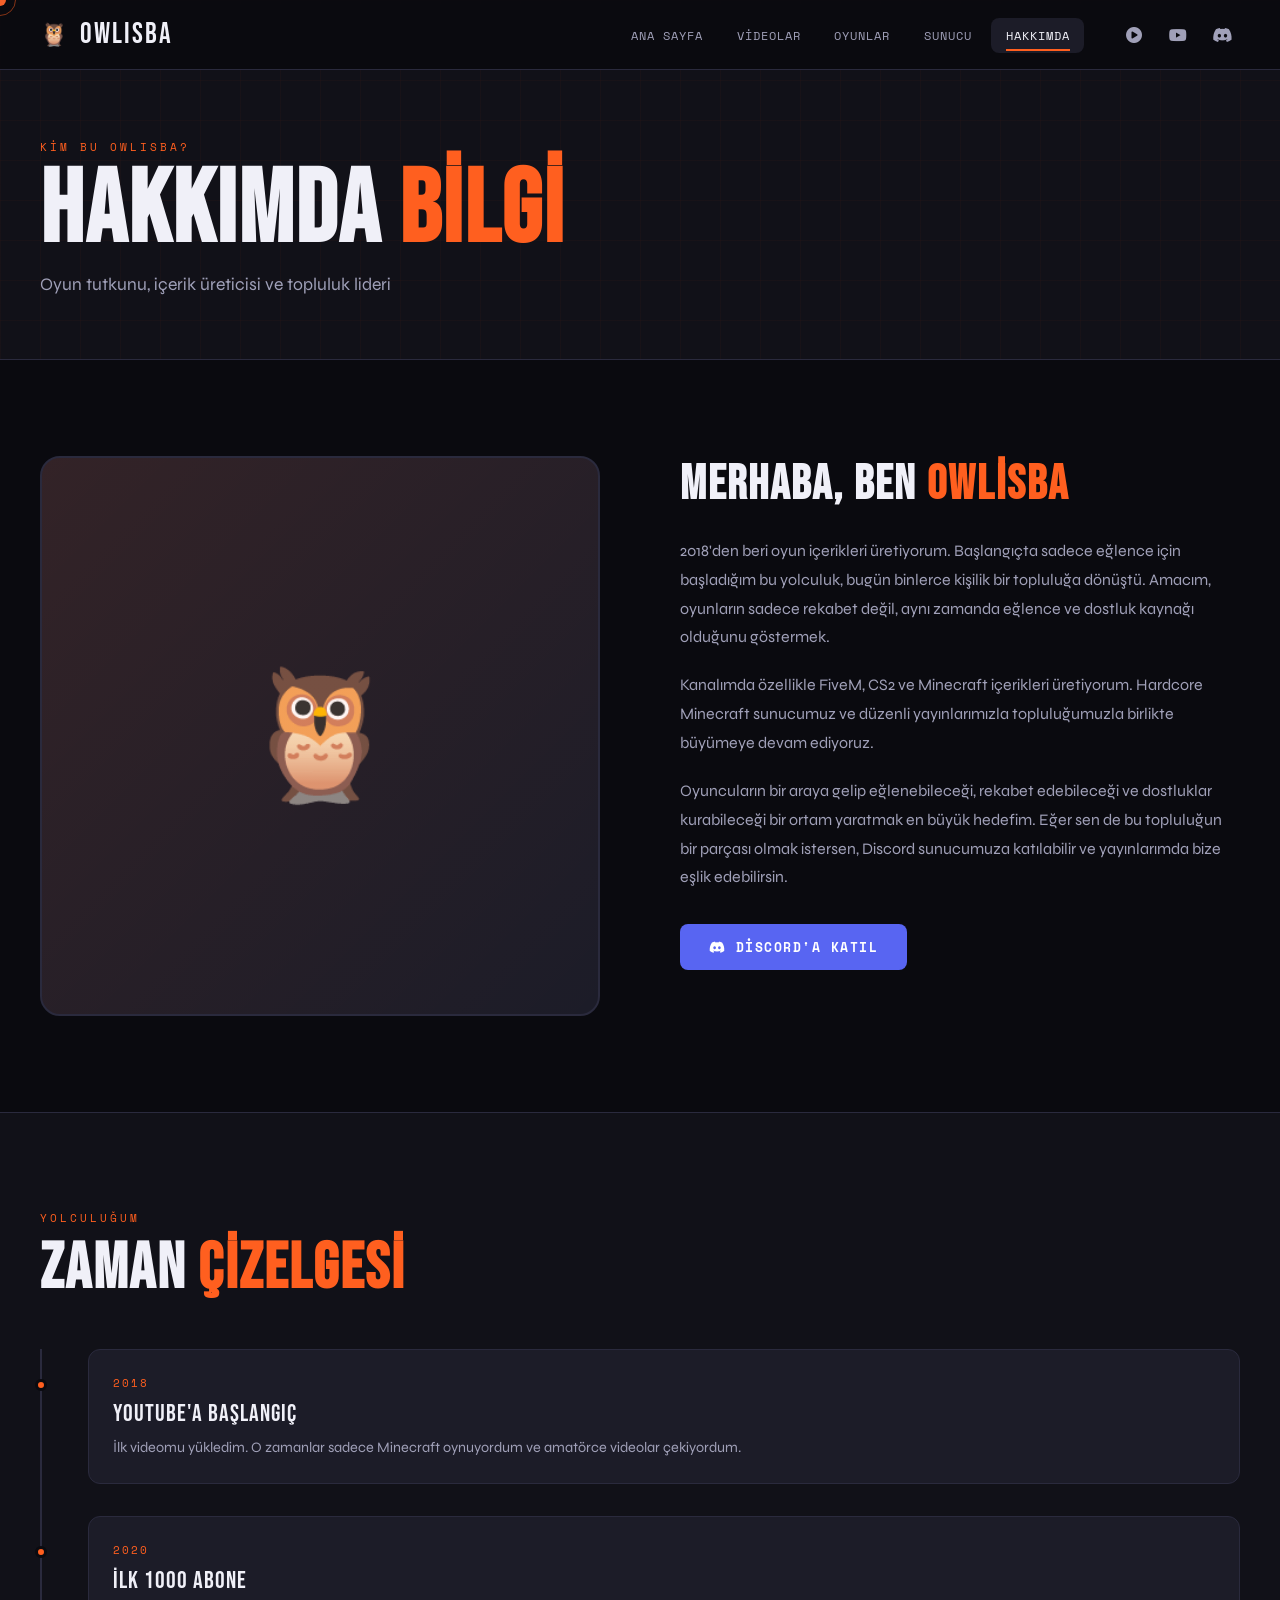
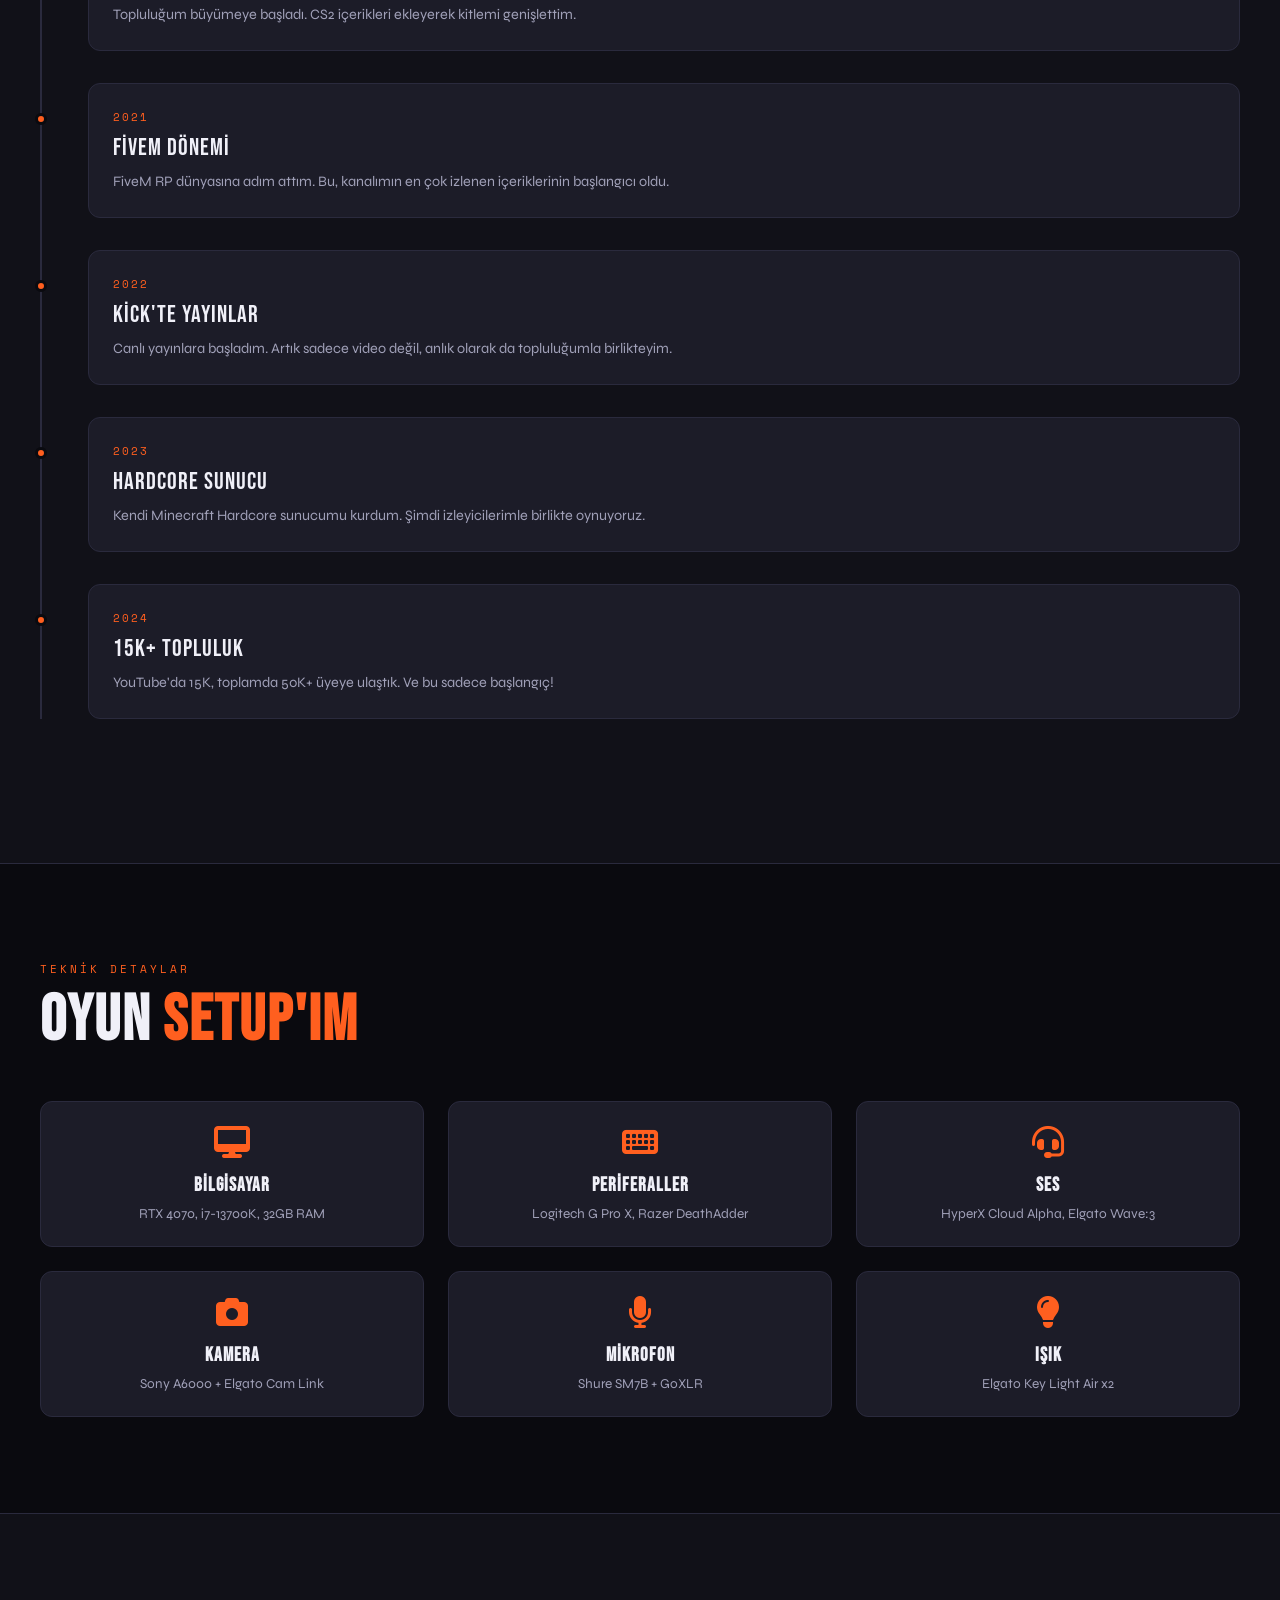
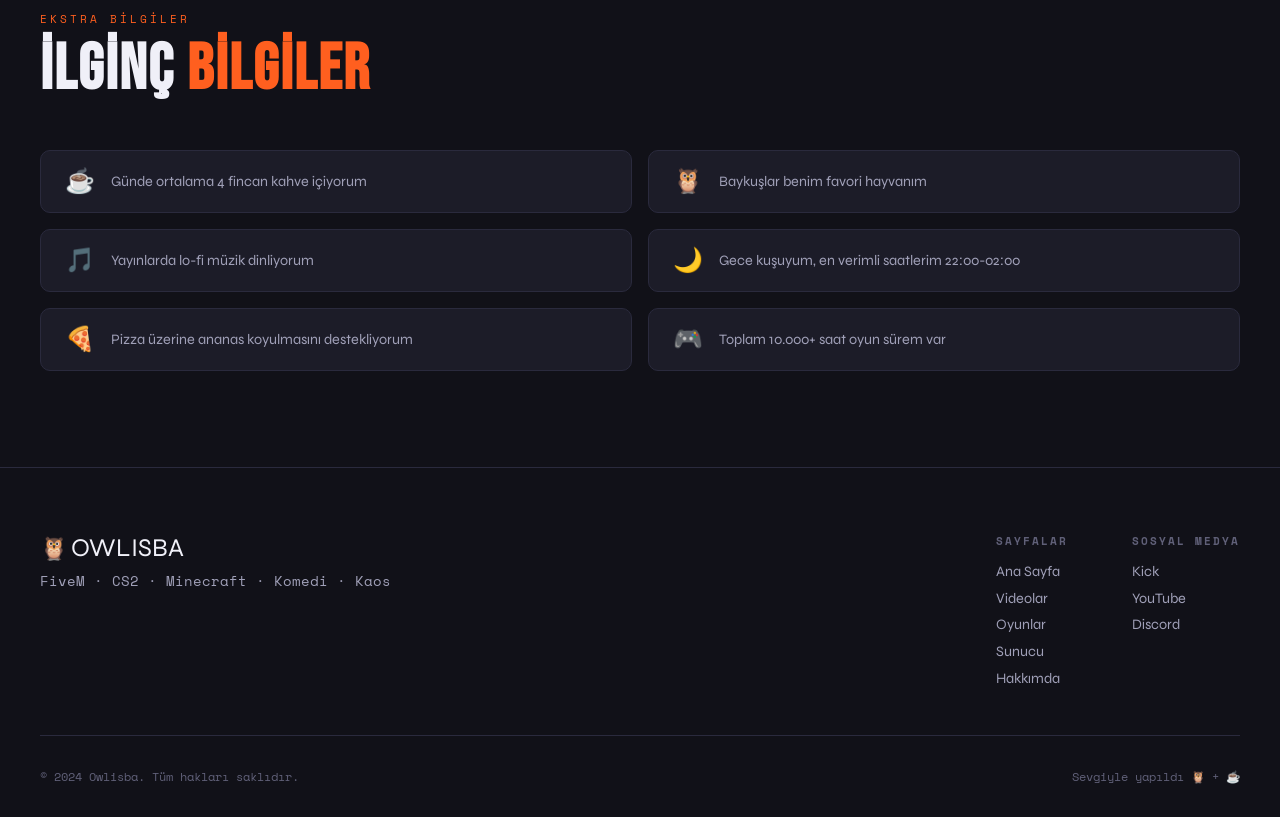
<file: owlisba/owlisba-gaming-final/about.html>
<!DOCTYPE html>
<html lang="tr">
<head>
  <meta charset="UTF-8" />
  <meta name="viewport" content="width=device-width, initial-scale=1.0" />
  <title>Hakkımda — OWLISBA</title>
  <link rel="stylesheet" href="style.css" />
  <link href="https://fonts.googleapis.com/css2?family=Bebas+Neue&family=Space+Mono:wght@400;700&family=Syne:wght@400;700;800&display=swap" rel="stylesheet" />
  <link rel="stylesheet" href="https://cdnjs.cloudflare.com/ajax/libs/font-awesome/6.5.0/css/all.min.css" />
  <style>
    .timeline {
      position: relative;
      padding-left: 3rem;
      margin: 3rem 0;
    }
    .timeline::before {
      content: '';
      position: absolute;
      left: 0;
      top: 0;
      bottom: 0;
      width: 2px;
      background: var(--border);
    }
    .timeline-item {
      position: relative;
      margin-bottom: 2rem;
      padding: 1.5rem;
      background: var(--surface);
      border: 1px solid var(--border);
      border-radius: 12px;
    }
    .timeline-item::before {
      content: '';
      position: absolute;
      left: -3.35rem;
      top: 1.8rem;
      width: 12px;
      height: 12px;
      background: var(--accent);
      border-radius: 50%;
      border: 3px solid var(--bg);
    }
    .timeline-date {
      font-family: var(--font-mono);
      font-size: 0.7rem;
      color: var(--accent);
      text-transform: uppercase;
      letter-spacing: 2px;
      margin-bottom: 0.5rem;
    }
    .timeline-title {
      font-family: var(--font-display);
      font-size: 1.5rem;
      letter-spacing: 1px;
      margin-bottom: 0.5rem;
    }
    .timeline-desc {
      color: var(--text2);
      font-size: 0.9rem;
      line-height: 1.6;
    }
    .setup-grid {
      display: grid;
      grid-template-columns: repeat(3, 1fr);
      gap: 1.5rem;
      margin-top: 2rem;
    }
    .setup-card {
      background: var(--surface);
      border: 1px solid var(--border);
      border-radius: 12px;
      padding: 1.5rem;
      text-align: center;
    }
    .setup-card i {
      font-size: 2rem;
      color: var(--accent);
      margin-bottom: 1rem;
    }
    .setup-card h4 {
      font-family: var(--font-display);
      font-size: 1.2rem;
      letter-spacing: 1px;
      margin-bottom: 0.5rem;
    }
    .setup-card p {
      color: var(--text2);
      font-size: 0.85rem;
    }
    .fun-facts {
      display: grid;
      grid-template-columns: repeat(2, 1fr);
      gap: 1rem;
      margin-top: 2rem;
    }
    .fun-fact {
      display: flex;
      align-items: center;
      gap: 1rem;
      padding: 1rem 1.5rem;
      background: var(--surface);
      border: 1px solid var(--border);
      border-radius: 10px;
    }
    .fun-fact-icon {
      font-size: 1.5rem;
    }
    .fun-fact-text {
      color: var(--text2);
      font-size: 0.9rem;
    }
  </style>
</head>
<body>

<div class="cursor" id="cursor"></div>
<div class="cursor-trail" id="cursorTrail"></div>

<nav class="navbar" id="navbar">
  <div class="nav-logo"><span class="logo-owl">🦉</span><span class="logo-text"><a href="index.html">OWLISBA</a></span></div>
  <ul class="nav-links">
    <li><a href="index.html">Ana Sayfa</a></li>
    <li><a href="videos.html">Videolar</a></li>
    <li><a href="games.html">Oyunlar</a></li>
    <li><a href="server.html">Sunucu</a></li>
    <li><a href="about.html" class="active">Hakkımda</a></li>
  </ul>
  <div class="nav-socials">
    <a href="https://kick.com/owlisba" target="_blank"><i class="fa-solid fa-circle-play"></i></a>
    <a href="https://www.youtube.com/channel/UC18YkoN4p_8Siqgl8_2wBgA" target="_blank"><i class="fa-brands fa-youtube"></i></a>
    <a href="https://discord.com/invite/f5wYekYN5y" target="_blank"><i class="fa-brands fa-discord"></i></a>
  </div>
  <button class="hamburger" id="hamburger"><span></span><span></span><span></span></button>
</nav>

<div class="mobile-menu" id="mobileMenu">
  <a href="index.html">Ana Sayfa</a>
  <a href="videos.html">Videolar</a>
  <a href="games.html">Oyunlar</a>
  <a href="server.html">Sunucu</a>
  <a href="about.html">Hakkımda</a>
</div>

<!-- PAGE HERO -->
<div class="page-hero">
  <div class="page-hero-bg"></div>
  <div class="page-hero-content">
    <span class="section-tag">KİM BU OWLISBA?</span>
    <h1>Hakkımda <span class="accent">Bilgi</span></h1>
    <p>Oyun tutkunu, içerik üreticisi ve topluluk lideri</p>
  </div>
</div>

<!-- ABOUT CONTENT -->
<section class="section">
  <div class="about-grid">
    <div class="about-avatar">🦉</div>
    <div class="about-text">
      <h2>Merhaba, Ben <span class="accent">Owlisba</span></h2>
      <p>
        2018'den beri oyun içerikleri üretiyorum. Başlangıçta sadece eğlence için başladığım bu yolculuk, 
        bugün binlerce kişilik bir topluluğa dönüştü. Amacım, oyunların sadece rekabet değil, 
        aynı zamanda eğlence ve dostluk kaynağı olduğunu göstermek.
      </p>
      <p>
        Kanalımda özellikle FiveM, CS2 ve Minecraft içerikleri üretiyorum. Hardcore Minecraft sunucumuz 
        ve düzenli yayınlarımızla topluluğumuzla birlikte büyümeye devam ediyoruz.
      </p>
      <p>
        Oyuncuların bir araya gelip eğlenebileceği, rekabet edebileceği ve dostluklar kurabileceği 
        bir ortam yaratmak en büyük hedefim. Eğer sen de bu topluluğun bir parçası olmak istersen, 
        Discord sunucumuza katılabilir ve yayınlarımda bize eşlik edebilirsin.
      </p>
      <div style="margin-top: 2rem;">
        <a href="https://discord.com/invite/f5wYekYN5y" target="_blank" class="btn btn-discord">
          <i class="fa-brands fa-discord"></i> Discord'a Katıl
        </a>
      </div>
    </div>
  </div>
</section>

<!-- TIMELINE -->
<section class="section" style="background: var(--bg2); border-top: 1px solid var(--border); border-bottom: 1px solid var(--border);">
  <div class="section-header">
    <span class="section-tag">YOLCULUĞUM</span>
    <h2>Zaman <span class="accent">Çizelgesi</span></h2>
  </div>
  <div class="timeline">
    <div class="timeline-item">
      <div class="timeline-date">2018</div>
      <div class="timeline-title">YouTube'a Başlangıç</div>
      <div class="timeline-desc">İlk videomu yükledim. O zamanlar sadece Minecraft oynuyordum ve amatörce videolar çekiyordum.</div>
    </div>
    <div class="timeline-item">
      <div class="timeline-date">2020</div>
      <div class="timeline-title">İlk 1000 Abone</div>
      <div class="timeline-desc">Topluluğum büyümeye başladı. CS2 içerikleri ekleyerek kitlemi genişlettim.</div>
    </div>
    <div class="timeline-item">
      <div class="timeline-date">2021</div>
      <div class="timeline-title">FiveM Dönemi</div>
      <div class="timeline-desc">FiveM RP dünyasına adım attım. Bu, kanalımın en çok izlenen içeriklerinin başlangıcı oldu.</div>
    </div>
    <div class="timeline-item">
      <div class="timeline-date">2022</div>
      <div class="timeline-title">Kick'te Yayınlar</div>
      <div class="timeline-desc">Canlı yayınlara başladım. Artık sadece video değil, anlık olarak da topluluğumla birlikteyim.</div>
    </div>
    <div class="timeline-item">
      <div class="timeline-date">2023</div>
      <div class="timeline-title">Hardcore Sunucu</div>
      <div class="timeline-desc">Kendi Minecraft Hardcore sunucumu kurdum. Şimdi izleyicilerimle birlikte oynuyoruz.</div>
    </div>
    <div class="timeline-item">
      <div class="timeline-date">2024</div>
      <div class="timeline-title">15K+ Topluluk</div>
      <div class="timeline-desc">YouTube'da 15K, toplamda 50K+ üyeye ulaştık. Ve bu sadece başlangıç!</div>
    </div>
  </div>
</section>

<!-- SETUP -->
<section class="section">
  <div class="section-header">
    <span class="section-tag">TEKNİK DETAYLAR</span>
    <h2>Oyun <span class="accent">Setup'ım</span></h2>
  </div>
  <div class="setup-grid">
    <div class="setup-card">
      <i class="fa-solid fa-desktop"></i>
      <h4>Bilgisayar</h4>
      <p>RTX 4070, i7-13700K, 32GB RAM</p>
    </div>
    <div class="setup-card">
      <i class="fa-solid fa-keyboard"></i>
      <h4>Periferaller</h4>
      <p>Logitech G Pro X, Razer DeathAdder</p>
    </div>
    <div class="setup-card">
      <i class="fa-solid fa-headset"></i>
      <h4>Ses</h4>
      <p>HyperX Cloud Alpha, Elgato Wave:3</p>
    </div>
    <div class="setup-card">
      <i class="fa-solid fa-camera"></i>
      <h4>Kamera</h4>
      <p>Sony A6000 + Elgato Cam Link</p>
    </div>
    <div class="setup-card">
      <i class="fa-solid fa-microphone"></i>
      <h4>Mikrofon</h4>
      <p>Shure SM7B + GoXLR</p>
    </div>
    <div class="setup-card">
      <i class="fa-solid fa-lightbulb"></i>
      <h4>Işık</h4>
      <p>Elgato Key Light Air x2</p>
    </div>
  </div>
</section>

<!-- FUN FACTS -->
<section class="section" style="background: var(--bg2); border-top: 1px solid var(--border);">
  <div class="section-header">
    <span class="section-tag">EKSTRA BİLGİLER</span>
    <h2>İlginç <span class="accent">Bilgiler</span></h2>
  </div>
  <div class="fun-facts">
    <div class="fun-fact">
      <div class="fun-fact-icon">☕</div>
      <div class="fun-fact-text">Günde ortalama 4 fincan kahve içiyorum</div>
    </div>
    <div class="fun-fact">
      <div class="fun-fact-icon">🦉</div>
      <div class="fun-fact-text">Baykuşlar benim favori hayvanım</div>
    </div>
    <div class="fun-fact">
      <div class="fun-fact-icon">🎵</div>
      <div class="fun-fact-text">Yayınlarda lo-fi müzik dinliyorum</div>
    </div>
    <div class="fun-fact">
      <div class="fun-fact-icon">🌙</div>
      <div class="fun-fact-text">Gece kuşuyum, en verimli saatlerim 22:00-02:00</div>
    </div>
    <div class="fun-fact">
      <div class="fun-fact-icon">🍕</div>
      <div class="fun-fact-text">Pizza üzerine ananas koyulmasını destekliyorum</div>
    </div>
    <div class="fun-fact">
      <div class="fun-fact-icon">🎮</div>
      <div class="fun-fact-text">Toplam 10.000+ saat oyun sürem var</div>
    </div>
  </div>
</section>

<footer class="footer">
  <div class="footer-top">
    <div class="footer-brand"><span class="logo-owl">🦉</span> <span class="logo-text">OWLISBA</span><p>FiveM · CS2 · Minecraft · Komedi · Kaos</p></div>
    <div class="footer-links">
      <div class="footer-col"><h4>Sayfalar</h4><a href="index.html">Ana Sayfa</a><a href="videos.html">Videolar</a><a href="games.html">Oyunlar</a><a href="server.html">Sunucu</a><a href="about.html">Hakkımda</a></div>
      <div class="footer-col"><h4>Sosyal Medya</h4><a href="https://kick.com/owlisba" target="_blank">Kick</a><a href="https://www.youtube.com/channel/UC18YkoN4p_8Siqgl8_2wBgA" target="_blank">YouTube</a><a href="https://discord.com/invite/f5wYekYN5y" target="_blank">Discord</a></div>
    </div>
  </div>
  <div class="footer-bottom"><p>© 2024 Owlisba. Tüm hakları saklıdır.</p><p>Sevgiyle yapıldı 🦉 + ☕</p></div>
</footer>

<script src="main.js"></script>
</body>
</html>
</file>
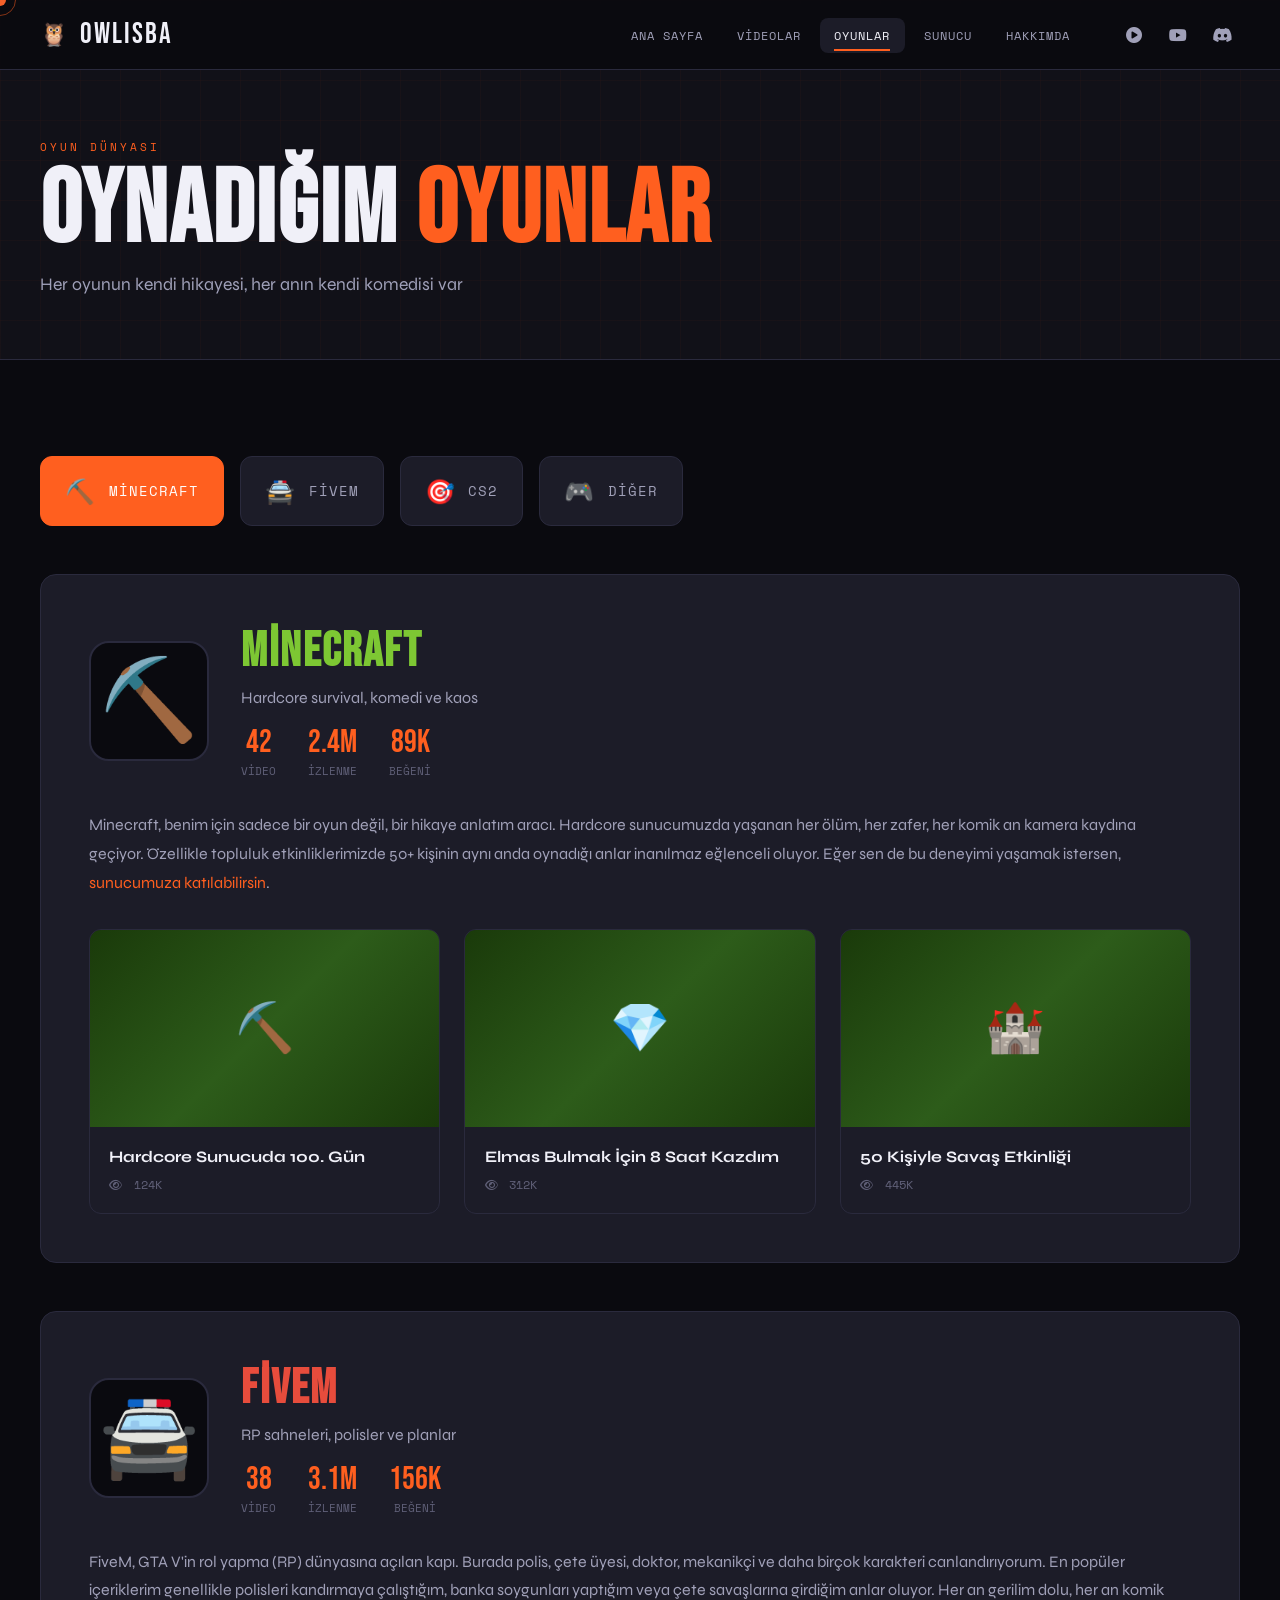
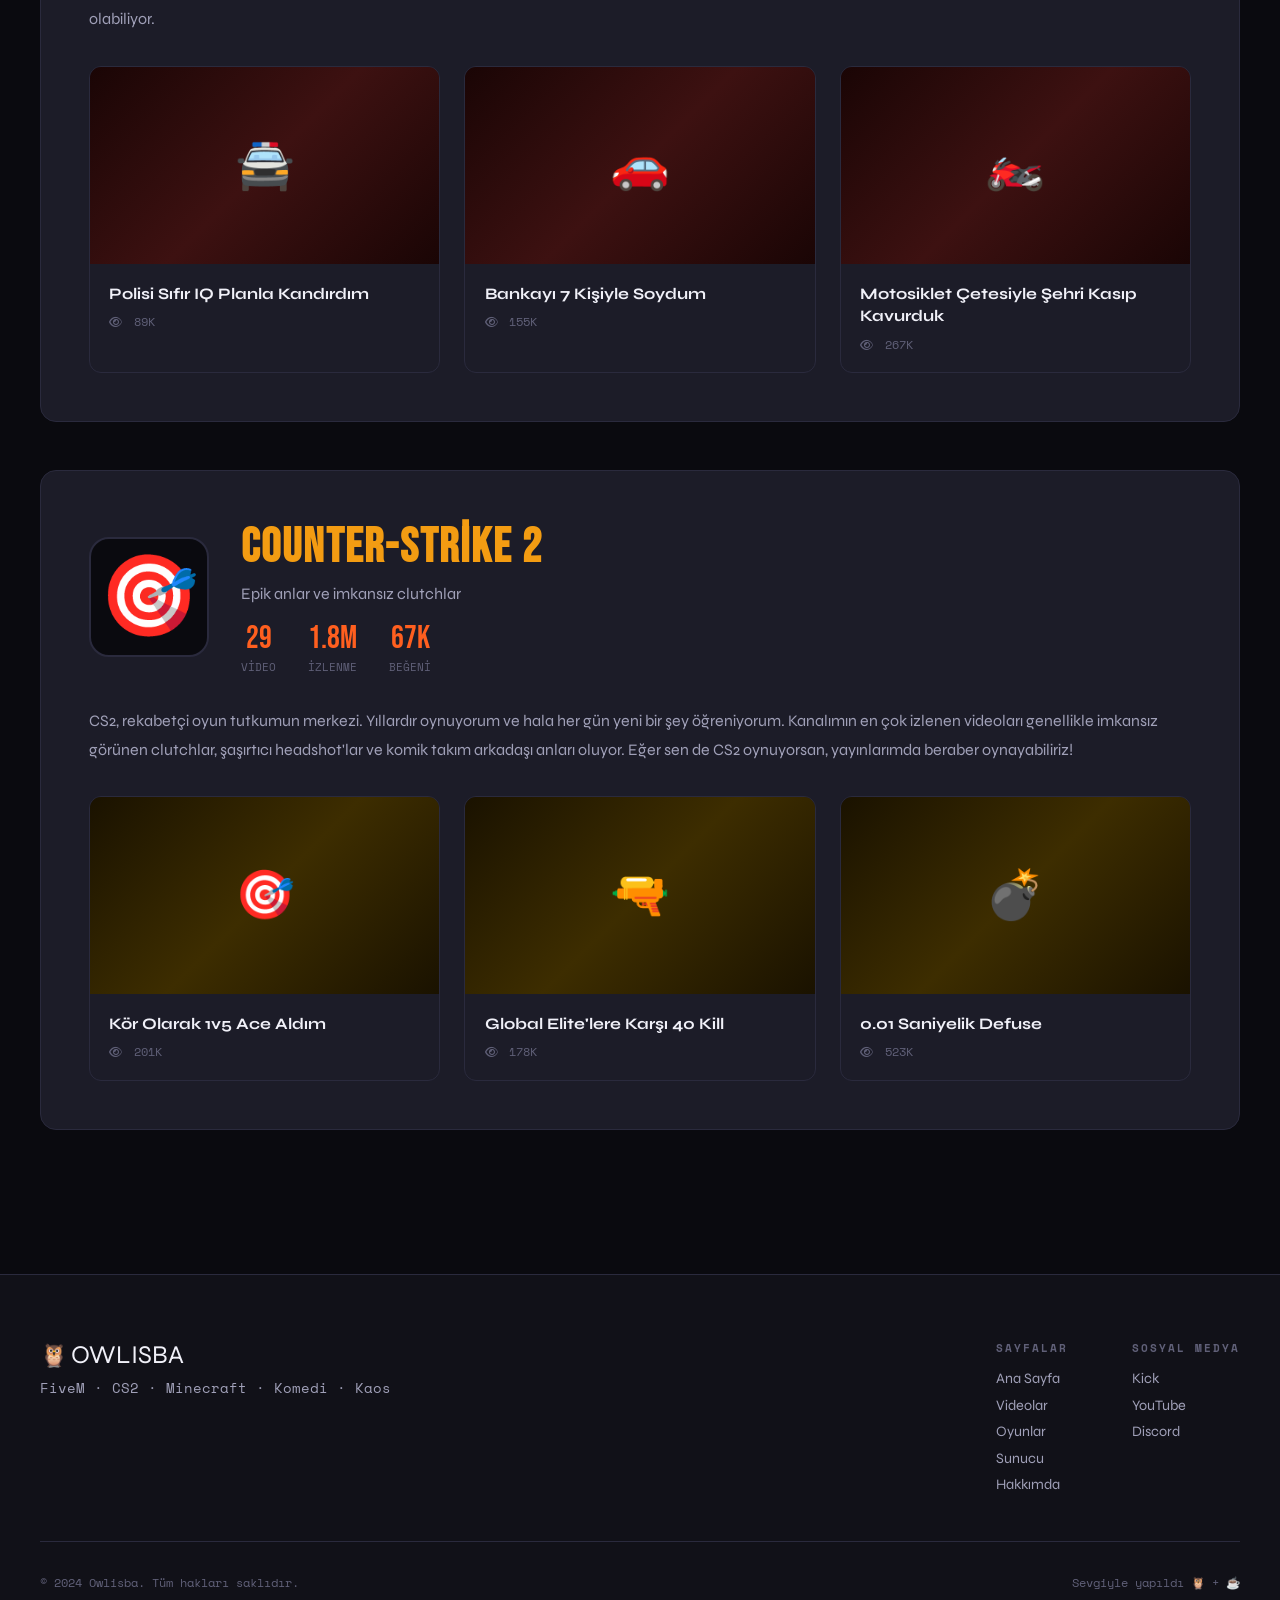
<file: owlisba/owlisba-gaming-final/games.html>
<!DOCTYPE html>
<html lang="tr">
<head>
  <meta charset="UTF-8" />
  <meta name="viewport" content="width=device-width, initial-scale=1.0" />
  <title>Oyunlar — OWLISBA</title>
  <link rel="stylesheet" href="style.css" />
  <link href="https://fonts.googleapis.com/css2?family=Bebas+Neue&family=Space+Mono:wght@400;700&family=Syne:wght@400;700;800&display=swap" rel="stylesheet" />
  <link rel="stylesheet" href="https://cdnjs.cloudflare.com/ajax/libs/font-awesome/6.5.0/css/all.min.css" />
  <style>
    .game-detail-section {
      background: var(--surface);
      border: 1px solid var(--border);
      border-radius: 16px;
      padding: 3rem;
      margin-bottom: 3rem;
    }
    .game-header {
      display: flex;
      align-items: center;
      gap: 2rem;
      margin-bottom: 2rem;
    }
    .game-icon-large {
      font-size: 5rem;
      width: 120px;
      height: 120px;
      display: flex;
      align-items: center;
      justify-content: center;
      background: var(--bg);
      border-radius: 20px;
      border: 2px solid var(--border);
    }
    .game-info h2 {
      font-family: var(--font-display);
      font-size: 3rem;
      letter-spacing: 2px;
      margin-bottom: 0.5rem;
    }
    .game-stats {
      display: flex;
      gap: 2rem;
      margin-top: 1rem;
    }
    .game-stat {
      text-align: center;
    }
    .game-stat-value {
      font-family: var(--font-display);
      font-size: 2rem;
      color: var(--accent);
    }
    .game-stat-label {
      font-family: var(--font-mono);
      font-size: 0.7rem;
      color: var(--text3);
      text-transform: uppercase;
    }
    .game-description {
      color: var(--text2);
      line-height: 1.8;
      margin-bottom: 2rem;
      font-size: 1rem;
    }
    .video-list {
      display: grid;
      grid-template-columns: repeat(3, 1fr);
      gap: 1.5rem;
    }
    .game-nav {
      display: flex;
      gap: 1rem;
      margin-bottom: 3rem;
      flex-wrap: wrap;
    }
    .game-nav-item {
      display: flex;
      align-items: center;
      gap: 0.8rem;
      padding: 1rem 1.5rem;
      background: var(--surface);
      border: 1px solid var(--border);
      border-radius: 12px;
      color: var(--text2);
      font-family: var(--font-mono);
      font-size: 0.85rem;
      text-transform: uppercase;
      letter-spacing: 1px;
      transition: var(--transition);
      cursor: none;
    }
    .game-nav-item:hover, .game-nav-item.active {
      background: var(--accent);
      border-color: var(--accent);
      color: #fff;
    }
    .game-nav-item span {
      font-size: 1.5rem;
    }
  </style>
</head>
<body>

<div class="cursor" id="cursor"></div>
<div class="cursor-trail" id="cursorTrail"></div>

<nav class="navbar" id="navbar">
  <div class="nav-logo"><span class="logo-owl">🦉</span><span class="logo-text"><a href="index.html">OWLISBA</a></span></div>
  <ul class="nav-links">
    <li><a href="index.html">Ana Sayfa</a></li>
    <li><a href="videos.html">Videolar</a></li>
    <li><a href="games.html" class="active">Oyunlar</a></li>
    <li><a href="server.html">Sunucu</a></li>
    <li><a href="about.html">Hakkımda</a></li>
  </ul>
  <div class="nav-socials">
    <a href="https://kick.com/owlisba" target="_blank"><i class="fa-solid fa-circle-play"></i></a>
    <a href="https://www.youtube.com/channel/UC18YkoN4p_8Siqgl8_2wBgA" target="_blank"><i class="fa-brands fa-youtube"></i></a>
    <a href="https://discord.com/invite/f5wYekYN5y" target="_blank"><i class="fa-brands fa-discord"></i></a>
  </div>
  <button class="hamburger" id="hamburger"><span></span><span></span><span></span></button>
</nav>

<div class="mobile-menu" id="mobileMenu">
  <a href="index.html">Ana Sayfa</a>
  <a href="videos.html">Videolar</a>
  <a href="games.html">Oyunlar</a>
  <a href="server.html">Sunucu</a>
  <a href="about.html">Hakkımda</a>
</div>

<!-- PAGE HERO -->
<div class="page-hero">
  <div class="page-hero-bg"></div>
  <div class="page-hero-content">
    <span class="section-tag">OYUN DÜNYASI</span>
    <h1>Oynadığım <span class="accent">Oyunlar</span></h1>
    <p>Her oyunun kendi hikayesi, her anın kendi komedisi var</p>
  </div>
</div>

<!-- GAME NAV -->
<section class="section">
  <div class="game-nav">
    <a href="#minecraft" class="game-nav-item active"><span>⛏️</span> Minecraft</a>
    <a href="#fivem" class="game-nav-item"><span>🚔</span> FiveM</a>
    <a href="#cs2" class="game-nav-item"><span>🎯</span> CS2</a>
    <a href="#other" class="game-nav-item"><span>🎮</span> Diğer</a>
  </div>

  <!-- MINECRAFT -->
  <div id="minecraft" class="game-detail-section">
    <div class="game-header">
      <div class="game-icon-large">⛏️</div>
      <div class="game-info">
        <h2 style="color: #7dc733;">Minecraft</h2>
        <p style="color: var(--text2);">Hardcore survival, komedi ve kaos</p>
        <div class="game-stats">
          <div class="game-stat">
            <div class="game-stat-value">42</div>
            <div class="game-stat-label">Video</div>
          </div>
          <div class="game-stat">
            <div class="game-stat-value">2.4M</div>
            <div class="game-stat-label">İzlenme</div>
          </div>
          <div class="game-stat">
            <div class="game-stat-value">89K</div>
            <div class="game-stat-label">Beğeni</div>
          </div>
        </div>
      </div>
    </div>
    <p class="game-description">
      Minecraft, benim için sadece bir oyun değil, bir hikaye anlatım aracı. Hardcore sunucumuzda yaşanan her ölüm, her zafer, her komik an kamera kaydına geçiyor. 
      Özellikle topluluk etkinliklerimizde 50+ kişinin aynı anda oynadığı anlar inanılmaz eğlenceli oluyor. 
      Eğer sen de bu deneyimi yaşamak istersen, <a href="server.html" style="color: var(--accent);">sunucumuza katılabilirsin</a>.
    </p>
    <div class="video-list">
      <div class="video-card">
        <div class="video-thumb">
          <div class="thumb-placeholder minecraft-thumb">
            <span class="game-icon">⛏️</span>
          </div>
          <div class="video-overlay">
            <button class="play-btn"><i class="fa-solid fa-play"></i></button>
            <span class="video-duration">18:42</span>
          </div>
        </div>
        <div class="video-info">
          <h3>Hardcore Sunucuda 100. Gün</h3>
          <div class="video-meta">
            <span><i class="fa-regular fa-eye"></i> 124K</span>
          </div>
        </div>
      </div>
      <div class="video-card">
        <div class="video-thumb">
          <div class="thumb-placeholder minecraft-thumb">
            <span class="game-icon">💎</span>
          </div>
          <div class="video-overlay">
            <button class="play-btn"><i class="fa-solid fa-play"></i></button>
            <span class="video-duration">32:15</span>
          </div>
        </div>
        <div class="video-info">
          <h3>Elmas Bulmak İçin 8 Saat Kazdım</h3>
          <div class="video-meta">
            <span><i class="fa-regular fa-eye"></i> 312K</span>
          </div>
        </div>
      </div>
      <div class="video-card">
        <div class="video-thumb">
          <div class="thumb-placeholder minecraft-thumb">
            <span class="game-icon">🏰</span>
          </div>
          <div class="video-overlay">
            <button class="play-btn"><i class="fa-solid fa-play"></i></button>
            <span class="video-duration">45:30</span>
          </div>
        </div>
        <div class="video-info">
          <h3>50 Kişiyle Savaş Etkinliği</h3>
          <div class="video-meta">
            <span><i class="fa-regular fa-eye"></i> 445K</span>
          </div>
        </div>
      </div>
    </div>
  </div>

  <!-- FIVEM -->
  <div id="fivem" class="game-detail-section">
    <div class="game-header">
      <div class="game-icon-large">🚔</div>
      <div class="game-info">
        <h2 style="color: #e74c3c;">FiveM</h2>
        <p style="color: var(--text2);">RP sahneleri, polisler ve planlar</p>
        <div class="game-stats">
          <div class="game-stat">
            <div class="game-stat-value">38</div>
            <div class="game-stat-label">Video</div>
          </div>
          <div class="game-stat">
            <div class="game-stat-value">3.1M</div>
            <div class="game-stat-label">İzlenme</div>
          </div>
          <div class="game-stat">
            <div class="game-stat-value">156K</div>
            <div class="game-stat-label">Beğeni</div>
          </div>
        </div>
      </div>
    </div>
    <p class="game-description">
      FiveM, GTA V'in rol yapma (RP) dünyasına açılan kapı. Burada polis, çete üyesi, doktor, mekanikçi ve daha birçok karakteri canlandırıyorum. 
      En popüler içeriklerim genellikle polisleri kandırmaya çalıştığım, banka soygunları yaptığım veya çete savaşlarına girdiğim anlar oluyor. 
      Her an gerilim dolu, her an komik olabiliyor.
    </p>
    <div class="video-list">
      <div class="video-card">
        <div class="video-thumb">
          <div class="thumb-placeholder fivem-thumb">
            <span class="game-icon">🚔</span>
          </div>
          <div class="video-overlay">
            <button class="play-btn"><i class="fa-solid fa-play"></i></button>
            <span class="video-duration">6:17</span>
          </div>
        </div>
        <div class="video-info">
          <h3>Polisi Sıfır IQ Planla Kandırdım</h3>
          <div class="video-meta">
            <span><i class="fa-regular fa-eye"></i> 89K</span>
          </div>
        </div>
      </div>
      <div class="video-card">
        <div class="video-thumb">
          <div class="thumb-placeholder fivem-thumb">
            <span class="game-icon">🚗</span>
          </div>
          <div class="video-overlay">
            <button class="play-btn"><i class="fa-solid fa-play"></i></button>
            <span class="video-duration">24:51</span>
          </div>
        </div>
        <div class="video-info">
          <h3>Bankayı 7 Kişiyle Soydum</h3>
          <div class="video-meta">
            <span><i class="fa-regular fa-eye"></i> 155K</span>
          </div>
        </div>
      </div>
      <div class="video-card">
        <div class="video-thumb">
          <div class="thumb-placeholder fivem-thumb">
            <span class="game-icon">🏍️</span>
          </div>
          <div class="video-overlay">
            <button class="play-btn"><i class="fa-solid fa-play"></i></button>
            <span class="video-duration">15:22</span>
          </div>
        </div>
        <div class="video-info">
          <h3>Motosiklet Çetesiyle Şehri Kasıp Kavurduk</h3>
          <div class="video-meta">
            <span><i class="fa-regular fa-eye"></i> 267K</span>
          </div>
        </div>
      </div>
    </div>
  </div>

  <!-- CS2 -->
  <div id="cs2" class="game-detail-section">
    <div class="game-header">
      <div class="game-icon-large">🎯</div>
      <div class="game-info">
        <h2 style="color: #f39c12;">Counter-Strike 2</h2>
        <p style="color: var(--text2);">Epik anlar ve imkansız clutchlar</p>
        <div class="game-stats">
          <div class="game-stat">
            <div class="game-stat-value">29</div>
            <div class="game-stat-label">Video</div>
          </div>
          <div class="game-stat">
            <div class="game-stat-value">1.8M</div>
            <div class="game-stat-label">İzlenme</div>
          </div>
          <div class="game-stat">
            <div class="game-stat-value">67K</div>
            <div class="game-stat-label">Beğeni</div>
          </div>
        </div>
      </div>
    </div>
    <p class="game-description">
      CS2, rekabetçi oyun tutkumun merkezi. Yıllardır oynuyorum ve hala her gün yeni bir şey öğreniyorum. 
      Kanalımın en çok izlenen videoları genellikle imkansız görünen clutchlar, şaşırtıcı headshot'lar ve komik takım arkadaşı anları oluyor. 
      Eğer sen de CS2 oynuyorsan, yayınlarımda beraber oynayabiliriz!
    </p>
    <div class="video-list">
      <div class="video-card">
        <div class="video-thumb">
          <div class="thumb-placeholder cs2-thumb">
            <span class="game-icon">🎯</span>
          </div>
          <div class="video-overlay">
            <button class="play-btn"><i class="fa-solid fa-play"></i></button>
            <span class="video-duration">12:03</span>
          </div>
        </div>
        <div class="video-info">
          <h3>Kör Olarak 1v5 Ace Aldım</h3>
          <div class="video-meta">
            <span><i class="fa-regular fa-eye"></i> 201K</span>
          </div>
        </div>
      </div>
      <div class="video-card">
        <div class="video-thumb">
          <div class="thumb-placeholder cs2-thumb">
            <span class="game-icon">🔫</span>
          </div>
          <div class="video-overlay">
            <button class="play-btn"><i class="fa-solid fa-play"></i></button>
            <span class="video-duration">8:45</span>
          </div>
        </div>
        <div class="video-info">
          <h3>Global Elite'lere Karşı 40 Kill</h3>
          <div class="video-meta">
            <span><i class="fa-regular fa-eye"></i> 178K</span>
          </div>
        </div>
      </div>
      <div class="video-card">
        <div class="video-thumb">
          <div class="thumb-placeholder cs2-thumb">
            <span class="game-icon">💣</span>
          </div>
          <div class="video-overlay">
            <button class="play-btn"><i class="fa-solid fa-play"></i></button>
            <span class="video-duration">14:33</span>
          </div>
        </div>
        <div class="video-info">
          <h3>0.01 Saniyelik Defuse</h3>
          <div class="video-meta">
            <span><i class="fa-regular fa-eye"></i> 523K</span>
          </div>
        </div>
      </div>
    </div>
  </div>
</section>

<footer class="footer">
  <div class="footer-top">
    <div class="footer-brand"><span class="logo-owl">🦉</span> <span class="logo-text">OWLISBA</span><p>FiveM · CS2 · Minecraft · Komedi · Kaos</p></div>
    <div class="footer-links">
      <div class="footer-col"><h4>Sayfalar</h4><a href="index.html">Ana Sayfa</a><a href="videos.html">Videolar</a><a href="games.html">Oyunlar</a><a href="server.html">Sunucu</a><a href="about.html">Hakkımda</a></div>
      <div class="footer-col"><h4>Sosyal Medya</h4><a href="https://kick.com/owlisba" target="_blank">Kick</a><a href="https://www.youtube.com/channel/UC18YkoN4p_8Siqgl8_2wBgA" target="_blank">YouTube</a><a href="https://discord.com/invite/f5wYekYN5y" target="_blank">Discord</a></div>
    </div>
  </div>
  <div class="footer-bottom"><p>© 2024 Owlisba. Tüm hakları saklıdır.</p><p>Sevgiyle yapıldı 🦉 + ☕</p></div>
</footer>

<script src="main.js"></script>
<script>
  // Smooth scroll for game nav
  document.querySelectorAll('.game-nav-item').forEach(item => {
    item.addEventListener('click', (e) => {
      e.preventDefault();
      const target = document.querySelector(item.getAttribute('href'));
      if (target) {
        target.scrollIntoView({ behavior: 'smooth', block: 'start' });
        document.querySelectorAll('.game-nav-item').forEach(i => i.classList.remove('active'));
        item.classList.add('active');
      }
    });
  });
</script>
</body>
</html>
</file>
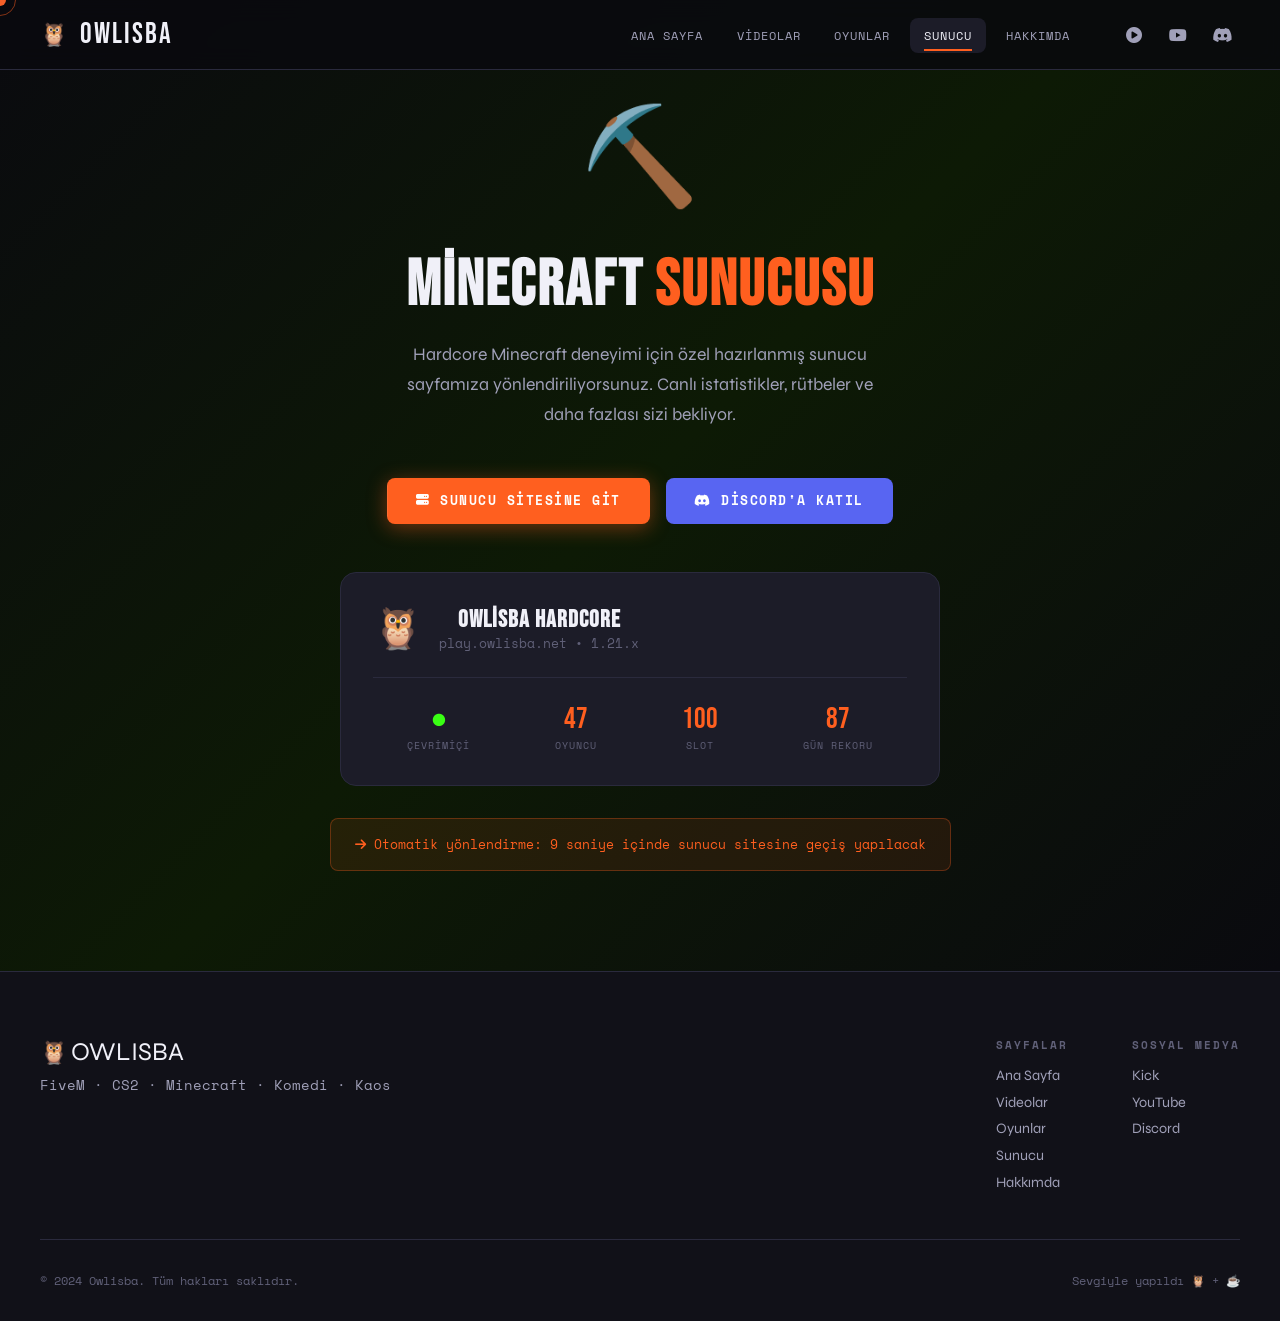
<file: owlisba/owlisba-gaming-final/server.html>
<!DOCTYPE html>
<html lang="tr">
<head>
  <meta charset="UTF-8" />
  <meta name="viewport" content="width=device-width, initial-scale=1.0" />
  <title>Sunucu — OWLISBA</title>
  <link rel="stylesheet" href="style.css" />
  <link href="https://fonts.googleapis.com/css2?family=Bebas+Neue&family=Space+Mono:wght@400;700&family=Syne:wght@400;700;800&display=swap" rel="stylesheet" />
  <link rel="stylesheet" href="https://cdnjs.cloudflare.com/ajax/libs/font-awesome/6.5.0/css/all.min.css" />
  <style>
    .server-redirect {
      min-height: 100vh;
      display: flex;
      flex-direction: column;
      align-items: center;
      justify-content: center;
      padding: 100px 2rem;
      text-align: center;
      background: linear-gradient(135deg, var(--bg) 0%, #0d1a05 50%, var(--bg) 100%);
    }
    .redirect-icon {
      font-size: 6rem;
      margin-bottom: 2rem;
      animation: pulse 2s ease-in-out infinite;
    }
    @keyframes pulse {
      0%, 100% { transform: scale(1); }
      50% { transform: scale(1.1); }
    }
    .redirect-title {
      font-family: var(--font-display);
      font-size: clamp(2.5rem, 6vw, 4rem);
      letter-spacing: 2px;
      margin-bottom: 1rem;
    }
    .redirect-subtitle {
      color: var(--text2);
      font-size: 1.1rem;
      max-width: 500px;
      margin-bottom: 3rem;
      line-height: 1.7;
    }
    .redirect-buttons {
      display: flex;
      gap: 1rem;
      flex-wrap: wrap;
      justify-content: center;
    }
    .server-preview {
      background: var(--surface);
      border: 1px solid var(--border);
      border-radius: 16px;
      padding: 2rem;
      margin-top: 3rem;
      max-width: 600px;
      width: 100%;
    }
    .server-preview-header {
      display: flex;
      align-items: center;
      gap: 1rem;
      margin-bottom: 1.5rem;
    }
    .server-preview-icon {
      font-size: 2.5rem;
    }
    .server-preview-info h3 {
      font-family: var(--font-display);
      font-size: 1.5rem;
      letter-spacing: 1px;
    }
    .server-preview-info p {
      color: var(--text3);
      font-family: var(--font-mono);
      font-size: 0.8rem;
    }
    .server-stats-row {
      display: flex;
      justify-content: space-around;
      gap: 1rem;
      padding-top: 1.5rem;
      border-top: 1px solid var(--border);
    }
    .server-stat-item {
      text-align: center;
    }
    .server-stat-value {
      font-family: var(--font-display);
      font-size: 1.8rem;
      color: var(--accent);
    }
    .server-stat-label {
      font-family: var(--font-mono);
      font-size: 0.65rem;
      color: var(--text3);
      text-transform: uppercase;
      letter-spacing: 1px;
    }
    .status-online {
      color: var(--green);
    }
    .redirect-note {
      margin-top: 2rem;
      padding: 1rem 1.5rem;
      background: rgba(255, 95, 31, 0.1);
      border: 1px solid rgba(255, 95, 31, 0.3);
      border-radius: 8px;
      font-family: var(--font-mono);
      font-size: 0.8rem;
      color: var(--accent);
    }
  </style>
</head>
<body>

<div class="cursor" id="cursor"></div>
<div class="cursor-trail" id="cursorTrail"></div>

<nav class="navbar" id="navbar">
  <div class="nav-logo"><span class="logo-owl">🦉</span><span class="logo-text"><a href="index.html">OWLISBA</a></span></div>
  <ul class="nav-links">
    <li><a href="index.html">Ana Sayfa</a></li>
    <li><a href="videos.html">Videolar</a></li>
    <li><a href="games.html">Oyunlar</a></li>
    <li><a href="server.html" class="active">Sunucu</a></li>
    <li><a href="about.html">Hakkımda</a></li>
  </ul>
  <div class="nav-socials">
    <a href="https://kick.com/owlisba" target="_blank"><i class="fa-solid fa-circle-play"></i></a>
    <a href="https://www.youtube.com/channel/UC18YkoN4p_8Siqgl8_2wBgA" target="_blank"><i class="fa-brands fa-youtube"></i></a>
    <a href="https://discord.com/invite/f5wYekYN5y" target="_blank"><i class="fa-brands fa-discord"></i></a>
  </div>
  <button class="hamburger" id="hamburger"><span></span><span></span><span></span></button>
</nav>

<div class="mobile-menu" id="mobileMenu">
  <a href="index.html">Ana Sayfa</a>
  <a href="videos.html">Videolar</a>
  <a href="games.html">Oyunlar</a>
  <a href="server.html">Sunucu</a>
  <a href="about.html">Hakkımda</a>
</div>

<!-- REDIRECT SECTION -->
<section class="server-redirect">
  <div class="redirect-icon">⛏️</div>
  <h1 class="redirect-title">Minecraft <span class="accent">Sunucusu</span></h1>
  <p class="redirect-subtitle">
    Hardcore Minecraft deneyimi için özel hazırlanmış sunucu sayfamıza yönlendiriliyorsunuz. 
    Canlı istatistikler, rütbeler ve daha fazlası sizi bekliyor.
  </p>
  
  <div class="redirect-buttons">
    <a href="../owlisba-minecraft/index.html" class="btn btn-primary">
      <i class="fa-solid fa-server"></i> Sunucu Sitesine Git
    </a>
    <a href="https://discord.com/invite/f5wYekYN5y" target="_blank" class="btn btn-discord">
      <i class="fa-brands fa-discord"></i> Discord'a Katıl
    </a>
  </div>

  <div class="server-preview">
    <div class="server-preview-header">
      <div class="server-preview-icon">🦉</div>
      <div class="server-preview-info">
        <h3>Owlisba Hardcore</h3>
        <p>play.owlisba.net • 1.21.x</p>
      </div>
    </div>
    <div class="server-stats-row">
      <div class="server-stat-item">
        <div class="server-stat-value status-online">●</div>
        <div class="server-stat-label">Çevrimiçi</div>
      </div>
      <div class="server-stat-item">
        <div class="server-stat-value live-player-count">47</div>
        <div class="server-stat-label">Oyuncu</div>
      </div>
      <div class="server-stat-item">
        <div class="server-stat-value">100</div>
        <div class="server-stat-label">Slot</div>
      </div>
      <div class="server-stat-item">
        <div class="server-stat-value">87</div>
        <div class="server-stat-label">Gün Rekoru</div>
      </div>
    </div>
  </div>

  <div class="redirect-note">
    <i class="fa-solid fa-arrow-right"></i> Otomatik yönlendirme: 10 saniye içinde sunucu sitesine geçiş yapılacak
  </div>
</section>

<footer class="footer" style="border-top: 1px solid var(--border);">
  <div class="footer-top">
    <div class="footer-brand"><span class="logo-owl">🦉</span> <span class="logo-text">OWLISBA</span><p>FiveM · CS2 · Minecraft · Komedi · Kaos</p></div>
    <div class="footer-links">
      <div class="footer-col"><h4>Sayfalar</h4><a href="index.html">Ana Sayfa</a><a href="videos.html">Videolar</a><a href="games.html">Oyunlar</a><a href="server.html">Sunucu</a><a href="about.html">Hakkımda</a></div>
      <div class="footer-col"><h4>Sosyal Medya</h4><a href="https://kick.com/owlisba" target="_blank">Kick</a><a href="https://www.youtube.com/channel/UC18YkoN4p_8Siqgl8_2wBgA" target="_blank">YouTube</a><a href="https://discord.com/invite/f5wYekYN5y" target="_blank">Discord</a></div>
    </div>
  </div>
  <div class="footer-bottom"><p>© 2024 Owlisba. Tüm hakları saklıdır.</p><p>Sevgiyle yapıldı 🦉 + ☕</p></div>
</footer>

<script src="main.js"></script>
<script>
  // Auto redirect after 10 seconds
  setTimeout(() => {
    window.location.href = '../owlisba-minecraft/index.html';
  }, 10000);

  // Update countdown
  let seconds = 10;
  const note = document.querySelector('.redirect-note');
  const interval = setInterval(() => {
    seconds--;
    if (seconds <= 0) {
      clearInterval(interval);
    } else {
      note.innerHTML = `<i class="fa-solid fa-arrow-right"></i> Otomatik yönlendirme: ${seconds} saniye içinde sunucu sitesine geçiş yapılacak`;
    }
  }, 1000);
</script>
</body>
</html>
</file>
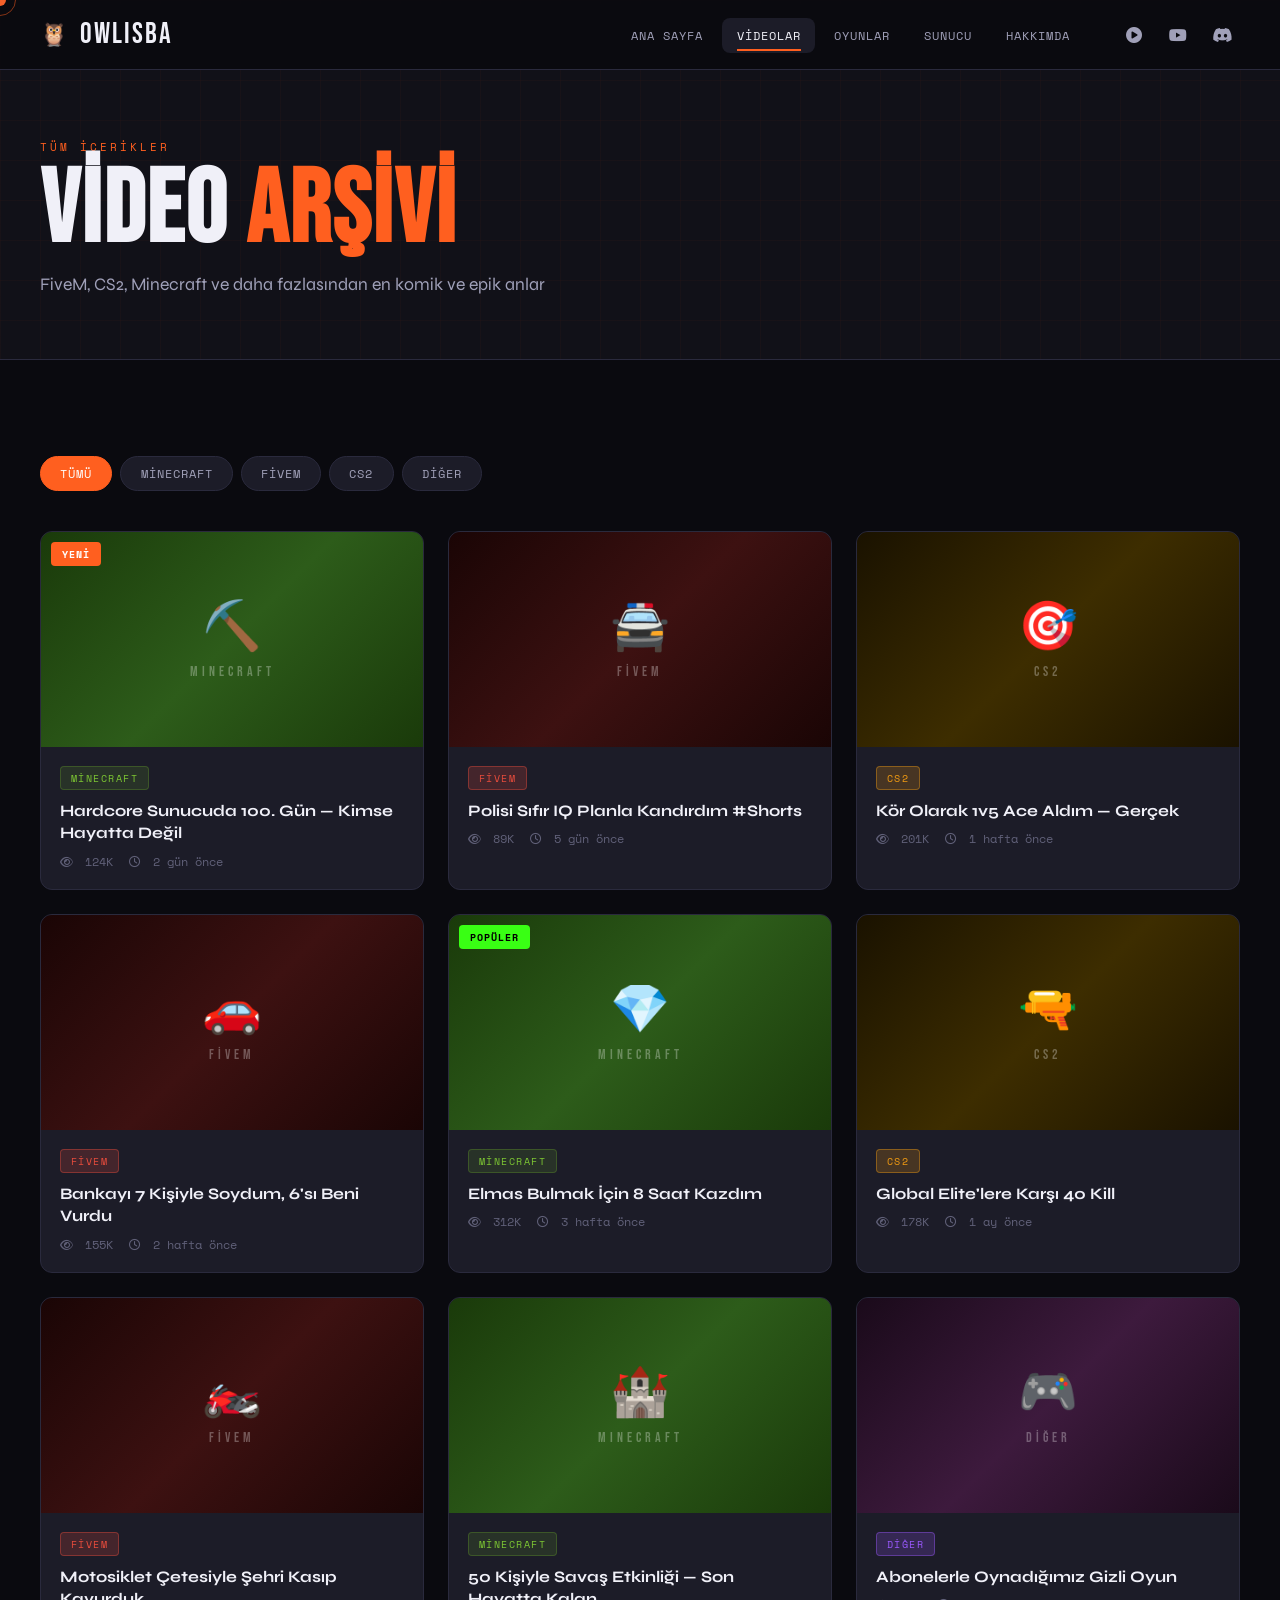
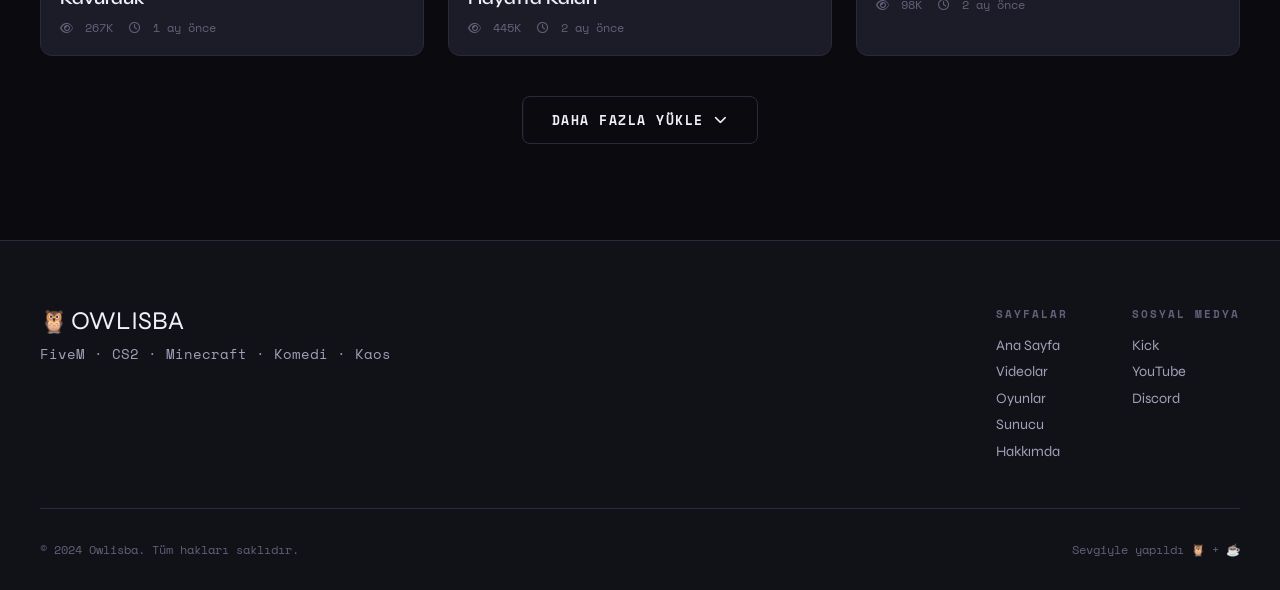
<file: owlisba/owlisba-gaming-final/videos.html>
<!DOCTYPE html>
<html lang="tr">
<head>
  <meta charset="UTF-8" />
  <meta name="viewport" content="width=device-width, initial-scale=1.0" />
  <title>Videolar — OWLISBA</title>
  <link rel="stylesheet" href="style.css" />
  <link href="https://fonts.googleapis.com/css2?family=Bebas+Neue&family=Space+Mono:wght@400;700&family=Syne:wght@400;700;800&display=swap" rel="stylesheet" />
  <link rel="stylesheet" href="https://cdnjs.cloudflare.com/ajax/libs/font-awesome/6.5.0/css/all.min.css" />
</head>
<body>

<div class="cursor" id="cursor"></div>
<div class="cursor-trail" id="cursorTrail"></div>

<nav class="navbar" id="navbar">
  <div class="nav-logo"><span class="logo-owl">🦉</span><span class="logo-text"><a href="index.html">OWLISBA</a></span></div>
  <ul class="nav-links">
    <li><a href="index.html">Ana Sayfa</a></li>
    <li><a href="videos.html" class="active">Videolar</a></li>
    <li><a href="games.html">Oyunlar</a></li>
    <li><a href="server.html">Sunucu</a></li>
    <li><a href="about.html">Hakkımda</a></li>
  </ul>
  <div class="nav-socials">
    <a href="https://kick.com/owlisba" target="_blank"><i class="fa-solid fa-circle-play"></i></a>
    <a href="https://www.youtube.com/channel/UC18YkoN4p_8Siqgl8_2wBgA" target="_blank"><i class="fa-brands fa-youtube"></i></a>
    <a href="https://discord.com/invite/f5wYekYN5y" target="_blank"><i class="fa-brands fa-discord"></i></a>
  </div>
  <button class="hamburger" id="hamburger"><span></span><span></span><span></span></button>
</nav>

<div class="mobile-menu" id="mobileMenu">
  <a href="index.html">Ana Sayfa</a>
  <a href="videos.html">Videolar</a>
  <a href="games.html">Oyunlar</a>
  <a href="server.html">Sunucu</a>
  <a href="about.html">Hakkımda</a>
</div>

<!-- PAGE HERO -->
<div class="page-hero">
  <div class="page-hero-bg"></div>
  <div class="page-hero-content">
    <span class="section-tag">TÜM İÇERİKLER</span>
    <h1>Video <span class="accent">Arşivi</span></h1>
    <p>FiveM, CS2, Minecraft ve daha fazlasından en komik ve epik anlar</p>
  </div>
</div>

<!-- FILTER TABS -->
<section class="section">
  <div class="filter-tabs">
    <button class="filter-tab active" data-filter="all">Tümü</button>
    <button class="filter-tab" data-filter="minecraft">Minecraft</button>
    <button class="filter-tab" data-filter="fivem">FiveM</button>
    <button class="filter-tab" data-filter="cs2">CS2</button>
    <button class="filter-tab" data-filter="other">Diğer</button>
  </div>

  <!-- VIDEO GRID -->
  <div class="full-video-grid">
    <div class="video-card video-item minecraft">
      <div class="video-thumb">
        <div class="thumb-placeholder minecraft-thumb">
          <span class="game-icon">⛏️</span>
          <span class="thumb-label">MINECRAFT</span>
        </div>
        <div class="video-overlay">
          <button class="play-btn"><i class="fa-solid fa-play"></i></button>
          <span class="video-duration">18:42</span>
        </div>
        <span class="video-badge new">YENİ</span>
      </div>
      <div class="video-info">
        <span class="video-game-tag minecraft-tag">Minecraft</span>
        <h3>Hardcore Sunucuda 100. Gün — Kimse Hayatta Değil</h3>
        <div class="video-meta">
          <span><i class="fa-regular fa-eye"></i> 124K</span>
          <span><i class="fa-regular fa-clock"></i> 2 gün önce</span>
        </div>
      </div>
    </div>

    <div class="video-card video-item fivem">
      <div class="video-thumb">
        <div class="thumb-placeholder fivem-thumb">
          <span class="game-icon">🚔</span>
          <span class="thumb-label">FiveM</span>
        </div>
        <div class="video-overlay">
          <button class="play-btn"><i class="fa-solid fa-play"></i></button>
          <span class="video-duration">6:17</span>
        </div>
      </div>
      <div class="video-info">
        <span class="video-game-tag fivem-tag">FiveM</span>
        <h3>Polisi Sıfır IQ Planla Kandırdım #Shorts</h3>
        <div class="video-meta">
          <span><i class="fa-regular fa-eye"></i> 89K</span>
          <span><i class="fa-regular fa-clock"></i> 5 gün önce</span>
        </div>
      </div>
    </div>

    <div class="video-card video-item cs2">
      <div class="video-thumb">
        <div class="thumb-placeholder cs2-thumb">
          <span class="game-icon">🎯</span>
          <span class="thumb-label">CS2</span>
        </div>
        <div class="video-overlay">
          <button class="play-btn"><i class="fa-solid fa-play"></i></button>
          <span class="video-duration">12:03</span>
        </div>
      </div>
      <div class="video-info">
        <span class="video-game-tag cs2-tag">CS2</span>
        <h3>Kör Olarak 1v5 Ace Aldım — Gerçek</h3>
        <div class="video-meta">
          <span><i class="fa-regular fa-eye"></i> 201K</span>
          <span><i class="fa-regular fa-clock"></i> 1 hafta önce</span>
        </div>
      </div>
    </div>

    <div class="video-card video-item fivem">
      <div class="video-thumb">
        <div class="thumb-placeholder fivem-thumb">
          <span class="game-icon">🚗</span>
          <span class="thumb-label">FiveM</span>
        </div>
        <div class="video-overlay">
          <button class="play-btn"><i class="fa-solid fa-play"></i></button>
          <span class="video-duration">24:51</span>
        </div>
      </div>
      <div class="video-info">
        <span class="video-game-tag fivem-tag">FiveM</span>
        <h3>Bankayı 7 Kişiyle Soydum, 6'sı Beni Vurdu</h3>
        <div class="video-meta">
          <span><i class="fa-regular fa-eye"></i> 155K</span>
          <span><i class="fa-regular fa-clock"></i> 2 hafta önce</span>
        </div>
      </div>
    </div>

    <div class="video-card video-item minecraft">
      <div class="video-thumb">
        <div class="thumb-placeholder minecraft-thumb">
          <span class="game-icon">💎</span>
          <span class="thumb-label">MINECRAFT</span>
        </div>
        <div class="video-overlay">
          <button class="play-btn"><i class="fa-solid fa-play"></i></button>
          <span class="video-duration">32:15</span>
        </div>
        <span class="video-badge hot">POPÜLER</span>
      </div>
      <div class="video-info">
        <span class="video-game-tag minecraft-tag">Minecraft</span>
        <h3>Elmas Bulmak İçin 8 Saat Kazdım</h3>
        <div class="video-meta">
          <span><i class="fa-regular fa-eye"></i> 312K</span>
          <span><i class="fa-regular fa-clock"></i> 3 hafta önce</span>
        </div>
      </div>
    </div>

    <div class="video-card video-item cs2">
      <div class="video-thumb">
        <div class="thumb-placeholder cs2-thumb">
          <span class="game-icon">🔫</span>
          <span class="thumb-label">CS2</span>
        </div>
        <div class="video-overlay">
          <button class="play-btn"><i class="fa-solid fa-play"></i></button>
          <span class="video-duration">8:45</span>
        </div>
      </div>
      <div class="video-info">
        <span class="video-game-tag cs2-tag">CS2</span>
        <h3>Global Elite'lere Karşı 40 Kill</h3>
        <div class="video-meta">
          <span><i class="fa-regular fa-eye"></i> 178K</span>
          <span><i class="fa-regular fa-clock"></i> 1 ay önce</span>
        </div>
      </div>
    </div>

    <div class="video-card video-item fivem">
      <div class="video-thumb">
        <div class="thumb-placeholder fivem-thumb">
          <span class="game-icon">🏍️</span>
          <span class="thumb-label">FiveM</span>
        </div>
        <div class="video-overlay">
          <button class="play-btn"><i class="fa-solid fa-play"></i></button>
          <span class="video-duration">15:22</span>
        </div>
      </div>
      <div class="video-info">
        <span class="video-game-tag fivem-tag">FiveM</span>
        <h3>Motosiklet Çetesiyle Şehri Kasıp Kavurduk</h3>
        <div class="video-meta">
          <span><i class="fa-regular fa-eye"></i> 267K</span>
          <span><i class="fa-regular fa-clock"></i> 1 ay önce</span>
        </div>
      </div>
    </div>

    <div class="video-card video-item minecraft">
      <div class="video-thumb">
        <div class="thumb-placeholder minecraft-thumb">
          <span class="game-icon">🏰</span>
          <span class="thumb-label">MINECRAFT</span>
        </div>
        <div class="video-overlay">
          <button class="play-btn"><i class="fa-solid fa-play"></i></button>
          <span class="video-duration">45:30</span>
        </div>
      </div>
      <div class="video-info">
        <span class="video-game-tag minecraft-tag">Minecraft</span>
        <h3>50 Kişiyle Savaş Etkinliği — Son Hayatta Kalan</h3>
        <div class="video-meta">
          <span><i class="fa-regular fa-eye"></i> 445K</span>
          <span><i class="fa-regular fa-clock"></i> 2 ay önce</span>
        </div>
      </div>
    </div>

    <div class="video-card video-item other">
      <div class="video-thumb">
        <div class="thumb-placeholder" style="background: linear-gradient(135deg, #1a0a1a, #3d1a3d, #1a0a1a);">
          <span class="game-icon">🎮</span>
          <span class="thumb-label">DİĞER</span>
        </div>
        <div class="video-overlay">
          <button class="play-btn"><i class="fa-solid fa-play"></i></button>
          <span class="video-duration">22:18</span>
        </div>
      </div>
      <div class="video-info">
        <span class="video-game-tag special-tag">Diğer</span>
        <h3>Abonelerle Oynadığımız Gizli Oyun</h3>
        <div class="video-meta">
          <span><i class="fa-regular fa-eye"></i> 98K</span>
          <span><i class="fa-regular fa-clock"></i> 2 ay önce</span>
        </div>
      </div>
    </div>
  </div>

  <div class="section-cta">
    <button class="btn btn-outline">Daha Fazla Yükle <i class="fa-solid fa-chevron-down"></i></button>
  </div>
</section>

<footer class="footer">
  <div class="footer-top">
    <div class="footer-brand"><span class="logo-owl">🦉</span> <span class="logo-text">OWLISBA</span><p>FiveM · CS2 · Minecraft · Komedi · Kaos</p></div>
    <div class="footer-links">
      <div class="footer-col"><h4>Sayfalar</h4><a href="index.html">Ana Sayfa</a><a href="videos.html">Videolar</a><a href="games.html">Oyunlar</a><a href="server.html">Sunucu</a><a href="about.html">Hakkımda</a></div>
      <div class="footer-col"><h4>Sosyal Medya</h4><a href="https://kick.com/owlisba" target="_blank">Kick</a><a href="https://www.youtube.com/channel/UC18YkoN4p_8Siqgl8_2wBgA" target="_blank">YouTube</a><a href="https://discord.com/invite/f5wYekYN5y" target="_blank">Discord</a></div>
    </div>
  </div>
  <div class="footer-bottom"><p>© 2024 Owlisba. Tüm hakları saklıdır.</p><p>Sevgiyle yapıldı 🦉 + ☕</p></div>
</footer>

<script src="main.js"></script>
</body>
</html>
</file>
<file: owlisba/deploy-mc/style.css>
/* =============================================
   OWLISBA — MAIN STYLESHEET
   Dark Gaming / Brutalist / High Energy
   ============================================= */

:root {
  --bg: #0a0a0f;
  --bg2: #111118;
  --bg3: #16161f;
  --surface: #1c1c28;
  --surface2: #242433;
  --border: #2a2a3d;
  --accent: #ff5f1f;
  --accent2: #ff8c42;
  --accent-glow: rgba(255, 95, 31, 0.3);
  --green: #39ff14;
  --yellow: #ffe600;
  --blue: #00b4ff;
  --purple: #9b59ff;
  --text: #f0f0f8;
  --text2: #a0a0b8;
  --text3: #606078;
  --minecraft: #5b8c2a;
  --fivem: #e74c3c;
  --cs2: #f39c12;
  --font-display: 'Bebas Neue', sans-serif;
  --font-body: 'Syne', sans-serif;
  --font-mono: 'Space Mono', monospace;
  --radius: 8px;
  --transition: 0.3s cubic-bezier(0.4, 0, 0.2, 1);
}

*, *::before, *::after { box-sizing: border-box; margin: 0; padding: 0; }

html { scroll-behavior: smooth; }

body {
  background: var(--bg);
  color: var(--text);
  font-family: var(--font-body);
  overflow-x: hidden;
  cursor: none;
}

a { text-decoration: none; color: inherit; }
img { max-width: 100%; }

/* ====== CUSTOM CURSOR ====== */
.cursor {
  width: 12px; height: 12px;
  background: var(--accent);
  border-radius: 50%;
  position: fixed; top: 0; left: 0;
  pointer-events: none; z-index: 9999;
  transform: translate(-50%, -50%);
  transition: width 0.2s, height 0.2s, background 0.2s;
  mix-blend-mode: exclusion;
}
.cursor-trail {
  width: 32px; height: 32px;
  border: 1.5px solid var(--accent);
  border-radius: 50%;
  position: fixed; top: 0; left: 0;
  pointer-events: none; z-index: 9998;
  transform: translate(-50%, -50%);
  transition: all 0.12s ease;
  opacity: 0.5;
}
body:hover .cursor { opacity: 1; }

/* ====== NAVBAR ====== */
.navbar {
  position: fixed; top: 0; left: 0; right: 0;
  z-index: 1000;
  display: flex; align-items: center; gap: 2rem;
  padding: 0 2.5rem;
  height: 70px;
  background: rgba(10, 10, 15, 0.85);
  backdrop-filter: blur(12px);
  border-bottom: 1px solid var(--border);
  transition: var(--transition);
}
.navbar.scrolled { background: rgba(10, 10, 15, 0.97); }

.nav-logo {
  display: flex; align-items: center; gap: 0.6rem;
  font-family: var(--font-display);
  font-size: 1.8rem;
  letter-spacing: 2px;
  flex-shrink: 0;
}
.logo-owl { font-size: 1.4rem; }
.logo-text { color: var(--text); }
.logo-text:hover { color: var(--accent); }

.nav-links {
  display: flex; gap: 0.3rem; list-style: none;
  margin-left: auto;
}
.nav-links a {
  font-family: var(--font-mono);
  font-size: 0.78rem;
  letter-spacing: 1px;
  text-transform: uppercase;
  color: var(--text2);
  padding: 0.5rem 0.9rem;
  border-radius: var(--radius);
  transition: var(--transition);
  position: relative;
}
.nav-links a::after {
  content: '';
  position: absolute; bottom: 2px; left: 50%; right: 50%;
  height: 2px; background: var(--accent);
  transition: var(--transition);
}
.nav-links a:hover, .nav-links a.active {
  color: var(--text);
  background: var(--surface);
}
.nav-links a:hover::after, .nav-links a.active::after {
  left: 0.9rem; right: 0.9rem;
}

.nav-socials {
  display: flex; gap: 0.5rem; align-items: center;
}
.nav-socials a {
  width: 36px; height: 36px;
  display: grid; place-items: center;
  border-radius: var(--radius);
  color: var(--text2);
  font-size: 1rem;
  transition: var(--transition);
  border: 1px solid transparent;
}
.nav-socials a:hover {
  color: var(--accent);
  background: var(--surface);
  border-color: var(--border);
  transform: translateY(-2px);
}

.hamburger {
  display: none; flex-direction: column; gap: 5px;
  background: none; border: none; cursor: none;
  padding: 8px;
}
.hamburger span {
  display: block; width: 24px; height: 2px;
  background: var(--text); border-radius: 2px;
  transition: var(--transition);
}

/* ====== MOBILE MENU ====== */
.mobile-menu {
  position: fixed; top: 70px; left: 0; right: 0; bottom: 0;
  background: var(--bg);
  display: flex; flex-direction: column; align-items: center;
  justify-content: center; gap: 2rem;
  z-index: 999;
  transform: translateX(100%);
  transition: transform 0.4s cubic-bezier(0.4, 0, 0.2, 1);
}
.mobile-menu.open { transform: translateX(0); }
.mobile-menu a {
  font-family: var(--font-display);
  font-size: 2.5rem;
  letter-spacing: 4px;
  color: var(--text2);
  transition: var(--transition);
}
.mobile-menu a:hover { color: var(--accent); }
.mobile-socials {
  display: flex; gap: 1.5rem; margin-top: 1rem;
  flex-wrap: wrap; justify-content: center;
}
.mobile-socials a {
  font-family: var(--font-mono);
  font-size: 0.9rem !important;
  letter-spacing: 1px;
  color: var(--text2);
  display: flex; align-items: center; gap: 0.5rem;
}

/* ====== HERO ====== */
.hero {
  position: relative; min-height: 100vh;
  display: flex; align-items: center; justify-content: center;
  padding: 100px 2rem 4rem;
  overflow: hidden;
}

.hero-bg {
  position: absolute; inset: 0; z-index: 0;
}

.grid-overlay {
  position: absolute; inset: 0;
  background-image:
    linear-gradient(rgba(255,95,31,0.04) 1px, transparent 1px),
    linear-gradient(90deg, rgba(255,95,31,0.04) 1px, transparent 1px);
  background-size: 60px 60px;
  animation: gridPulse 8s ease-in-out infinite;
}
@keyframes gridPulse {
  0%, 100% { opacity: 0.5; }
  50% { opacity: 1; }
}

.particles {
  position: absolute; inset: 0; z-index: 1;
  overflow: hidden;
}

.hero-content {
  position: relative; z-index: 2;
  max-width: 900px;
  text-align: center;
}

.hero-badge {
  display: inline-flex; align-items: center; gap: 0.5rem;
  font-family: var(--font-mono);
  font-size: 0.75rem;
  letter-spacing: 2px;
  color: var(--accent);
  background: rgba(255,95,31,0.12);
  border: 1px solid rgba(255,95,31,0.3);
  padding: 0.4rem 1rem;
  border-radius: 100px;
  margin-bottom: 1.5rem;
  animation: badgePulse 2s ease-in-out infinite;
}
.hero-badge::before {
  content: '';
  width: 8px; height: 8px;
  background: var(--accent);
  border-radius: 50%;
  animation: blink 1s ease-in-out infinite;
}
@keyframes badgePulse {
  0%, 100% { box-shadow: 0 0 0 0 rgba(255,95,31,0.3); }
  50% { box-shadow: 0 0 20px 4px rgba(255,95,31,0.15); }
}
@keyframes blink {
  0%, 100% { opacity: 1; }
  50% { opacity: 0.3; }
}

.hero-title {
  font-family: var(--font-display);
  font-size: clamp(5rem, 18vw, 15rem);
  line-height: 0.9;
  letter-spacing: -2px;
  margin-bottom: 1.5rem;
}
.title-owl {
  color: var(--text);
  -webkit-text-stroke: 2px var(--text);
}
.title-isba {
  color: var(--accent);
  text-shadow: 0 0 80px var(--accent-glow), 0 0 160px rgba(255,95,31,0.2);
}

.hero-sub {
  font-family: var(--font-mono);
  font-size: 0.9rem;
  letter-spacing: 3px;
  color: var(--text2);
  margin-bottom: 1rem;
  text-transform: uppercase;
}

.hero-desc {
  font-size: 1.1rem;
  color: var(--text2);
  max-width: 580px;
  margin: 0 auto 2.5rem;
  line-height: 1.7;
}

.hero-buttons {
  display: flex; gap: 1rem;
  justify-content: center; flex-wrap: wrap;
}

.hero-scroll-hint {
  position: absolute; bottom: 2rem; left: 50%;
  transform: translateX(-50%);
  display: flex; flex-direction: column;
  align-items: center; gap: 0.5rem;
  color: var(--text3);
  font-family: var(--font-mono);
  font-size: 0.7rem;
  letter-spacing: 2px;
  z-index: 2;
}
.scroll-line {
  width: 1px; height: 40px;
  background: linear-gradient(to bottom, var(--text3), transparent);
  animation: scrollLine 2s ease-in-out infinite;
}
@keyframes scrollLine {
  0% { transform: scaleY(0); transform-origin: top; }
  50% { transform: scaleY(1); transform-origin: top; }
  51% { transform: scaleY(1); transform-origin: bottom; }
  100% { transform: scaleY(0); transform-origin: bottom; }
}

/* ====== BUTTONS ====== */
.btn {
  display: inline-flex; align-items: center; gap: 0.6rem;
  font-family: var(--font-mono);
  font-size: 0.8rem;
  letter-spacing: 1.5px;
  text-transform: uppercase;
  padding: 0.85rem 1.8rem;
  border-radius: var(--radius);
  border: none; cursor: none;
  transition: var(--transition);
  position: relative; overflow: hidden;
  font-weight: 700;
}
.btn::before {
  content: '';
  position: absolute; inset: 0;
  background: rgba(255,255,255,0.1);
  transform: translateX(-100%);
  transition: transform 0.3s ease;
}
.btn:hover::before { transform: translateX(0); }
.btn:hover { transform: translateY(-2px); }
.btn:active { transform: translateY(0); }

.btn-primary {
  background: var(--accent);
  color: #fff;
  box-shadow: 0 4px 20px rgba(255,95,31,0.4);
}
.btn-primary:hover { box-shadow: 0 6px 30px rgba(255,95,31,0.6); }

.btn-secondary {
  background: var(--surface2);
  color: var(--text);
  border: 1px solid var(--border);
}
.btn-secondary:hover { background: var(--surface); border-color: var(--text3); }

.btn-discord {
  background: #5865f2;
  color: #fff;
}
.btn-discord:hover { background: #4752c4; box-shadow: 0 4px 20px rgba(88,101,242,0.4); }

.btn-outline {
  background: transparent;
  color: var(--text);
  border: 1.5px solid var(--border);
}
.btn-outline:hover { border-color: var(--accent); color: var(--accent); }

/* ====== STATS BAR ====== */
.stats-bar {
  background: var(--surface);
  border-top: 1px solid var(--border);
  border-bottom: 1px solid var(--border);
  display: flex; align-items: center; justify-content: center;
  gap: 0; flex-wrap: wrap;
}

.stat-item {
  display: flex; flex-direction: column;
  align-items: center; padding: 2rem 3.5rem;
  gap: 0.3rem;
}
.stat-num {
  font-family: var(--font-display);
  font-size: 2.8rem;
  color: var(--accent);
  line-height: 1;
}
.stat-label {
  font-family: var(--font-mono);
  font-size: 0.7rem;
  letter-spacing: 2px;
  color: var(--text2);
  text-transform: uppercase;
}
.stat-divider {
  width: 1px; height: 50px;
  background: var(--border);
}

/* ====== SECTIONS ====== */
.section {
  padding: 6rem 2.5rem;
  max-width: 1300px;
  margin: 0 auto;
}

.section-header {
  margin-bottom: 3rem;
}
.section-tag {
  font-family: var(--font-mono);
  font-size: 0.7rem;
  letter-spacing: 3px;
  color: var(--accent);
  text-transform: uppercase;
  display: block;
  margin-bottom: 0.7rem;
}
.section-header h2 {
  font-family: var(--font-display);
  font-size: clamp(2.5rem, 5vw, 4rem);
  letter-spacing: 2px;
  line-height: 1;
}
.accent { color: var(--accent); }
.section-cta { margin-top: 2.5rem; text-align: center; }

/* ====== VIDEO GRID ====== */
.video-grid {
  display: grid;
  grid-template-columns: 2fr 1fr;
  grid-template-rows: auto auto;
  gap: 1.5rem;
}
.video-card { background: var(--surface); border-radius: 12px; overflow: hidden; transition: var(--transition); border: 1px solid var(--border); }
.video-card:hover { transform: translateY(-4px); border-color: var(--accent); box-shadow: 0 12px 40px rgba(255,95,31,0.15); }

.featured-card { grid-row: 1 / 3; }

.video-thumb {
  position: relative; aspect-ratio: 16/9; overflow: hidden;
}
.featured-card .video-thumb { aspect-ratio: 16/10; }

.thumb-placeholder {
  width: 100%; height: 100%;
  display: flex; flex-direction: column;
  align-items: center; justify-content: center; gap: 0.5rem;
}
.minecraft-thumb { background: linear-gradient(135deg, #1a3a0a, #2d5c1a, #1a3a0a); }
.fivem-thumb { background: linear-gradient(135deg, #1a0505, #3d1111, #1a0505); }
.cs2-thumb { background: linear-gradient(135deg, #1a1200, #3d2d00, #1a1200); }

.game-icon { font-size: 3rem; }
.thumb-label {
  font-family: var(--font-display);
  letter-spacing: 4px;
  font-size: 0.9rem;
  color: rgba(255,255,255,0.3);
}

.video-overlay {
  position: absolute; inset: 0;
  background: rgba(0,0,0,0.4);
  display: flex; align-items: center; justify-content: center;
  opacity: 0; transition: var(--transition);
}
.video-card:hover .video-overlay { opacity: 1; }

.play-btn {
  width: 60px; height: 60px;
  border-radius: 50%;
  background: var(--accent);
  border: none; cursor: none;
  display: grid; place-items: center;
  color: #fff; font-size: 1.2rem;
  transition: var(--transition);
  transform: scale(0.8);
}
.video-card:hover .play-btn { transform: scale(1); }
.play-btn:hover { background: var(--accent2); transform: scale(1.1) !important; }

.video-duration {
  position: absolute; bottom: 0.6rem; right: 0.6rem;
  font-family: var(--font-mono);
  font-size: 0.7rem;
  background: rgba(0,0,0,0.8);
  padding: 0.2rem 0.5rem;
  border-radius: 4px;
  color: var(--text);
}

.video-badge {
  position: absolute; top: 0.6rem; left: 0.6rem;
  font-family: var(--font-mono);
  font-size: 0.65rem; letter-spacing: 1px;
  text-transform: uppercase;
  padding: 0.25rem 0.7rem;
  border-radius: 4px;
  font-weight: 700;
}
.video-badge.new { background: var(--accent); color: #fff; }
.video-badge.hot { background: var(--green); color: #000; }

.video-info { padding: 1.2rem; }
.video-game-tag {
  font-family: var(--font-mono);
  font-size: 0.65rem; letter-spacing: 1.5px;
  text-transform: uppercase;
  padding: 0.2rem 0.6rem;
  border-radius: 4px;
  display: inline-block;
  margin-bottom: 0.6rem;
}
.minecraft-tag { background: rgba(91,140,42,0.2); color: #7dc733; border: 1px solid rgba(91,140,42,0.4); }
.fivem-tag { background: rgba(231,76,60,0.2); color: #e74c3c; border: 1px solid rgba(231,76,60,0.4); }
.cs2-tag { background: rgba(243,156,18,0.2); color: #f39c12; border: 1px solid rgba(243,156,18,0.4); }
.special-tag { background: rgba(155,89,255,0.2); color: #9b59ff; border: 1px solid rgba(155,89,255,0.4); }
.off-tag { color: var(--text3); font-size: 0.8rem; font-family: var(--font-mono); }

.video-info h3 {
  font-size: 1rem;
  font-weight: 700;
  margin-bottom: 0.5rem;
  line-height: 1.4;
  color: var(--text);
}
.video-info p { font-size: 0.85rem; color: var(--text2); margin-bottom: 0.8rem; }
.video-meta {
  display: flex; gap: 1rem;
  font-family: var(--font-mono);
  font-size: 0.72rem;
  color: var(--text3);
}
.video-meta i { margin-right: 0.3rem; }

/* ====== GAMES GRID ====== */
.games-grid {
  display: grid;
  grid-template-columns: repeat(4, 1fr);
  gap: 1.5rem;
}

.game-card {
  background: var(--surface);
  border-radius: 12px;
  border: 1px solid var(--border);
  padding: 2rem 1.5rem;
  display: flex; flex-direction: column;
  align-items: flex-start; gap: 0.5rem;
  transition: var(--transition);
  position: relative; overflow: hidden;
  cursor: none;
}
.game-bg {
  position: absolute; inset: 0; opacity: 0;
  transition: opacity 0.4s;
}
.minecraft-card .game-bg { background: radial-gradient(circle at 100% 100%, rgba(91,140,42,0.2), transparent 60%); }
.fivem-card .game-bg { background: radial-gradient(circle at 100% 100%, rgba(231,76,60,0.2), transparent 60%); }
.cs2-card .game-bg { background: radial-gradient(circle at 100% 100%, rgba(243,156,18,0.2), transparent 60%); }
.other-card .game-bg { background: radial-gradient(circle at 100% 100%, rgba(155,89,255,0.2), transparent 60%); }

.game-card:hover .game-bg { opacity: 1; }
.game-card:hover { transform: translateY(-6px); }
.minecraft-card:hover { border-color: var(--minecraft); }
.fivem-card:hover { border-color: var(--fivem); }
.cs2-card:hover { border-color: var(--cs2); }
.other-card:hover { border-color: var(--purple); }

.game-emoji { font-size: 2.5rem; }
.game-card h3 {
  font-family: var(--font-display);
  font-size: 1.8rem;
  letter-spacing: 2px;
}
.game-card p { font-size: 0.85rem; color: var(--text2); }
.game-count {
  margin-top: auto;
  font-family: var(--font-mono);
  font-size: 0.72rem;
  letter-spacing: 1px;
  color: var(--text3);
}

/* ====== SERVER PROMO ====== */
.server-promo {
  background: var(--bg2);
  border-top: 1px solid var(--border);
  border-bottom: 1px solid var(--border);
  padding: 6rem 2.5rem;
}
.server-content {
  max-width: 1300px; margin: 0 auto;
  display: grid; grid-template-columns: 1fr auto;
  gap: 4rem; align-items: center;
}
.server-text h2 {
  font-family: var(--font-display);
  font-size: clamp(2.5rem, 4vw, 3.5rem);
  letter-spacing: 2px; margin-bottom: 1rem;
}
.server-text p { color: var(--text2); line-height: 1.8; margin-bottom: 2rem; max-width: 500px; }
.server-features {
  list-style: none; display: flex; flex-direction: column; gap: 0.8rem;
  margin-bottom: 2.5rem;
}
.server-features li {
  display: flex; align-items: center; gap: 0.8rem;
  font-size: 0.95rem; color: var(--text2);
}
.server-features li i { color: var(--accent); width: 16px; }

/* ====== MINECRAFT CUBE ====== */
.minecraft-cube {
  width: 160px; height: 160px;
  position: relative;
  transform-style: preserve-3d;
  animation: rotateCube 8s linear infinite;
}
@keyframes rotateCube {
  0% { transform: rotateX(-20deg) rotateY(0deg); }
  100% { transform: rotateX(-20deg) rotateY(360deg); }
}
.cube-face {
  position: absolute; width: 160px; height: 160px;
  border: 2px solid rgba(255,95,31,0.3);
  display: flex; align-items: center; justify-content: center;
  font-size: 3.5rem;
  background: rgba(255,95,31,0.05);
  backdrop-filter: blur(4px);
}
.cube-face.front  { transform: translateZ(80px); }
.cube-face.back   { transform: translateZ(-80px) rotateY(180deg); }
.cube-face.left   { transform: rotateY(-90deg) translateZ(80px); }
.cube-face.right  { transform: rotateY(90deg) translateZ(80px); }
.cube-face.top    { transform: rotateX(90deg) translateZ(80px); }
.cube-face.bottom { transform: rotateX(-90deg) translateZ(80px); }

/* ====== SCHEDULE ====== */
.schedule-grid {
  display: grid;
  grid-template-columns: repeat(7, 1fr);
  gap: 1rem;
}
.schedule-day {
  background: var(--surface);
  border: 1px solid var(--border);
  border-radius: 12px;
  padding: 1.5rem 1rem;
  display: flex; flex-direction: column;
  align-items: center; gap: 0.5rem;
  text-align: center;
}
.schedule-day.active {
  border-color: rgba(255,95,31,0.3);
  background: rgba(255,95,31,0.05);
}
.schedule-day.special {
  border-color: rgba(155,89,255,0.4);
  background: rgba(155,89,255,0.08);
}
.schedule-day .day {
  font-family: var(--font-mono);
  font-size: 0.7rem;
  letter-spacing: 1px;
  color: var(--text2);
  text-transform: uppercase;
}
.schedule-day .time {
  font-family: var(--font-display);
  font-size: 1.6rem;
  color: var(--text);
  letter-spacing: 2px;
}

/* ====== COMMUNITY ====== */
.socials-grid {
  display: grid;
  grid-template-columns: repeat(5, 1fr);
  gap: 1.2rem;
}
.social-card {
  background: var(--surface);
  border: 1px solid var(--border);
  border-radius: 12px;
  padding: 2rem 1.5rem;
  display: flex; flex-direction: column;
  align-items: center; gap: 0.8rem;
  text-align: center;
  transition: var(--transition);
  cursor: none;
}
.social-card i { font-size: 2rem; transition: var(--transition); }
.social-card h3 { font-family: var(--font-display); font-size: 1.5rem; letter-spacing: 2px; }
.social-card p { font-size: 0.8rem; color: var(--text2); line-height: 1.5; }
.follow-btn {
  margin-top: auto;
  font-family: var(--font-mono);
  font-size: 0.7rem;
  letter-spacing: 1.5px;
  text-transform: uppercase;
  padding: 0.5rem 1.2rem;
  border-radius: 100px;
  border: 1px solid currentColor;
  transition: var(--transition);
}
.social-card:hover { transform: translateY(-6px); }
.kick-card:hover { border-color: #53fc18; box-shadow: 0 8px 30px rgba(83,252,24,0.15); }
.kick-card i, .kick-card:hover .follow-btn { color: #53fc18; }
.youtube-card:hover { border-color: #ff0000; box-shadow: 0 8px 30px rgba(255,0,0,0.15); }
.youtube-card i, .youtube-card:hover .follow-btn { color: #ff0000; }
.tiktok-card:hover { border-color: #ff0050; box-shadow: 0 8px 30px rgba(255,0,80,0.15); }
.tiktok-card i, .tiktok-card:hover .follow-btn { color: #ff0050; }
.instagram-card:hover { border-color: #e1306c; box-shadow: 0 8px 30px rgba(225,48,108,0.15); }
.instagram-card i, .instagram-card:hover .follow-btn { color: #e1306c; }
.discord-card:hover { border-color: #5865f2; box-shadow: 0 8px 30px rgba(88,101,242,0.15); }
.discord-card i, .discord-card:hover .follow-btn { color: #5865f2; }

/* ====== FOOTER ====== */
.footer {
  background: var(--bg2);
  border-top: 1px solid var(--border);
  padding: 4rem 2.5rem 2rem;
}
.footer-top {
  max-width: 1300px; margin: 0 auto;
  display: grid; grid-template-columns: 1fr auto;
  gap: 4rem; margin-bottom: 3rem;
}
.footer-brand .logo-text { font-size: 1.6rem; }
.footer-brand p { color: var(--text2); margin-top: 0.5rem; font-size: 0.85rem; font-family: var(--font-mono); }
.footer-links { display: flex; gap: 4rem; }
.footer-col { display: flex; flex-direction: column; gap: 0.6rem; }
.footer-col h4 { font-family: var(--font-mono); font-size: 0.7rem; letter-spacing: 2px; text-transform: uppercase; color: var(--text3); margin-bottom: 0.3rem; }
.footer-col a { font-size: 0.9rem; color: var(--text2); transition: var(--transition); }
.footer-col a:hover { color: var(--accent); }
.footer-bottom {
  max-width: 1300px; margin: 0 auto;
  display: flex; justify-content: space-between;
  padding-top: 2rem; border-top: 1px solid var(--border);
  font-family: var(--font-mono);
  font-size: 0.72rem;
  color: var(--text3);
}

/* ====== PAGE HEADER ====== */
.page-hero {
  min-height: 40vh;
  display: flex; align-items: flex-end;
  padding: 120px 2.5rem 4rem;
  position: relative; overflow: hidden;
  background: var(--bg2);
  border-bottom: 1px solid var(--border);
}
.page-hero-bg {
  position: absolute; inset: 0;
  background-image:
    linear-gradient(rgba(255,95,31,0.03) 1px, transparent 1px),
    linear-gradient(90deg, rgba(255,95,31,0.03) 1px, transparent 1px);
  background-size: 40px 40px;
}
.page-hero-content { position: relative; z-index: 1; max-width: 1300px; margin: 0 auto; width: 100%; }
.page-hero h1 {
  font-family: var(--font-display);
  font-size: clamp(3rem, 8vw, 7rem);
  letter-spacing: 2px; line-height: 0.9;
}
.page-hero p { color: var(--text2); margin-top: 1rem; font-size: 1.1rem; }

/* ====== FILTER TABS ====== */
.filter-tabs {
  display: flex; gap: 0.5rem; flex-wrap: wrap;
  margin-bottom: 2.5rem;
}
.filter-tab {
  font-family: var(--font-mono);
  font-size: 0.75rem; letter-spacing: 1px;
  text-transform: uppercase;
  padding: 0.5rem 1.2rem;
  border-radius: 100px;
  border: 1px solid var(--border);
  background: var(--surface);
  color: var(--text2);
  cursor: none; transition: var(--transition);
}
.filter-tab:hover, .filter-tab.active {
  background: var(--accent);
  border-color: var(--accent);
  color: #fff;
}

/* ====== FULL VIDEO GRID ====== */
.full-video-grid {
  display: grid;
  grid-template-columns: repeat(3, 1fr);
  gap: 1.5rem;
}

/* ====== SERVER PAGE ====== */
.server-info-grid {
  display: grid;
  grid-template-columns: 1fr 1fr;
  gap: 2rem; margin-top: 3rem;
}
.server-box {
  background: var(--surface);
  border: 1px solid var(--border);
  border-radius: 12px;
  padding: 2rem;
}
.server-box h3 {
  font-family: var(--font-display);
  font-size: 1.6rem; letter-spacing: 2px;
  margin-bottom: 1.2rem;
  color: var(--accent);
}

.server-ip-display {
  background: var(--bg);
  border: 2px solid var(--border);
  border-radius: var(--radius);
  padding: 1.2rem 1.5rem;
  display: flex; align-items: center;
  justify-content: space-between;
  margin: 1.5rem 0;
}
.server-ip-display code {
  font-family: var(--font-mono);
  font-size: 1.1rem;
  color: var(--green);
  letter-spacing: 2px;
}
.copy-btn {
  background: var(--surface2);
  border: 1px solid var(--border);
  border-radius: 6px;
  padding: 0.4rem 0.8rem;
  color: var(--text2);
  cursor: none;
  font-family: var(--font-mono);
  font-size: 0.7rem;
  transition: var(--transition);
}
.copy-btn:hover { background: var(--accent); color: #fff; border-color: var(--accent); }

/* ====== ABOUT PAGE ====== */
.about-grid {
  display: grid;
  grid-template-columns: 1fr 1fr;
  gap: 5rem; align-items: start;
}
.about-avatar {
  aspect-ratio: 1;
  border-radius: 20px;
  background: var(--surface);
  border: 2px solid var(--border);
  display: flex; align-items: center; justify-content: center;
  font-size: 8rem;
  position: relative; overflow: hidden;
}
.about-avatar::after {
  content: '';
  position: absolute; inset: 0;
  background: linear-gradient(135deg, rgba(255,95,31,0.1), transparent);
}
.about-text h2 {
  font-family: var(--font-display);
  font-size: 3rem; letter-spacing: 2px; margin-bottom: 1.5rem;
}
.about-text p { color: var(--text2); line-height: 1.8; margin-bottom: 1.2rem; }

/* ====== SCROLL REVEAL ====== */
.reveal {
  opacity: 0;
  transform: translateY(30px);
  transition: opacity 0.6s ease, transform 0.6s ease;
}
.reveal.visible {
  opacity: 1;
  transform: translateY(0);
}

/* ====== SCROLLBAR ====== */
::-webkit-scrollbar { width: 6px; }
::-webkit-scrollbar-track { background: var(--bg); }
::-webkit-scrollbar-thumb { background: var(--border); border-radius: 3px; }
::-webkit-scrollbar-thumb:hover { background: var(--accent); }

/* ====== RESPONSIVE ====== */
@media (max-width: 1100px) {
  .video-grid { grid-template-columns: 1fr 1fr; }
  .featured-card { grid-column: 1 / 3; grid-row: auto; }
  .games-grid { grid-template-columns: repeat(2, 1fr); }
  .socials-grid { grid-template-columns: repeat(3, 1fr); }
  .schedule-grid { grid-template-columns: repeat(4, 1fr); }
  .full-video-grid { grid-template-columns: repeat(2, 1fr); }
}

@media (max-width: 900px) {
  .nav-links, .nav-socials { display: none; }
  .hamburger { display: flex; }
  .server-content { grid-template-columns: 1fr; }
  .minecraft-cube { display: none; }
  .footer-top { grid-template-columns: 1fr; }
  .about-grid { grid-template-columns: 1fr; }
  .server-info-grid { grid-template-columns: 1fr; }
}

@media (max-width: 640px) {
  .video-grid { grid-template-columns: 1fr; }
  .featured-card { grid-column: auto; }
  .games-grid { grid-template-columns: 1fr 1fr; }
  .socials-grid { grid-template-columns: 1fr 1fr; }
  .schedule-grid { grid-template-columns: repeat(3, 1fr); }
  .stat-item { padding: 1.5rem 1.8rem; }
  .full-video-grid { grid-template-columns: 1fr; }
  .footer-links { flex-direction: column; gap: 2rem; }
  .footer-bottom { flex-direction: column; gap: 0.5rem; text-align: center; }
  body { cursor: auto; }
  .cursor, .cursor-trail { display: none; }
}

/* Back to Main Site Link */
.back-link {
  position: fixed;
  bottom: 2rem;
  right: 2rem;
  background: var(--surface);
  border: 1px solid var(--border);
  border-radius: 50%;
  width: 50px;
  height: 50px;
  display: flex;
  align-items: center;
  justify-content: center;
  color: var(--text2);
  font-size: 1.2rem;
  transition: var(--transition);
  z-index: 100;
}

.back-link:hover {
  background: var(--accent);
  border-color: var(--accent);
  color: #fff;
  transform: translateY(-3px);
}

@media (max-width: 640px) {
  .back-link {
    bottom: 1rem;
    right: 1rem;
    width: 40px;
    height: 40px;
    font-size: 1rem;
  }
}
</file>
<file: owlisba/owlisba-gaming-final/style.css>
/* =============================================
   OWLISBA — MAIN STYLESHEET
   Dark Gaming / Brutalist / High Energy
   ============================================= */

:root {
  --bg: #0a0a0f;
  --bg2: #111118;
  --bg3: #16161f;
  --surface: #1c1c28;
  --surface2: #242433;
  --border: #2a2a3d;
  --accent: #ff5f1f;
  --accent2: #ff8c42;
  --accent-glow: rgba(255, 95, 31, 0.3);
  --green: #39ff14;
  --yellow: #ffe600;
  --blue: #00b4ff;
  --purple: #9b59ff;
  --text: #f0f0f8;
  --text2: #a0a0b8;
  --text3: #606078;
  --minecraft: #5b8c2a;
  --fivem: #e74c3c;
  --cs2: #f39c12;
  --font-display: 'Bebas Neue', sans-serif;
  --font-body: 'Syne', sans-serif;
  --font-mono: 'Space Mono', monospace;
  --radius: 8px;
  --transition: 0.3s cubic-bezier(0.4, 0, 0.2, 1);
}

*, *::before, *::after { box-sizing: border-box; margin: 0; padding: 0; }

html { scroll-behavior: smooth; }

body {
  background: var(--bg);
  color: var(--text);
  font-family: var(--font-body);
  overflow-x: hidden;
  cursor: none;
}

a { text-decoration: none; color: inherit; }
img { max-width: 100%; }

/* ====== CUSTOM CURSOR ====== */
.cursor {
  width: 12px; height: 12px;
  background: var(--accent);
  border-radius: 50%;
  position: fixed; top: 0; left: 0;
  pointer-events: none; z-index: 9999;
  transform: translate(-50%, -50%);
  transition: width 0.2s, height 0.2s, background 0.2s;
  mix-blend-mode: exclusion;
}
.cursor-trail {
  width: 32px; height: 32px;
  border: 1.5px solid var(--accent);
  border-radius: 50%;
  position: fixed; top: 0; left: 0;
  pointer-events: none; z-index: 9998;
  transform: translate(-50%, -50%);
  transition: all 0.12s ease;
  opacity: 0.5;
}
body:hover .cursor { opacity: 1; }

/* ====== NAVBAR ====== */
.navbar {
  position: fixed; top: 0; left: 0; right: 0;
  z-index: 1000;
  display: flex; align-items: center; gap: 2rem;
  padding: 0 2.5rem;
  height: 70px;
  background: rgba(10, 10, 15, 0.85);
  backdrop-filter: blur(12px);
  border-bottom: 1px solid var(--border);
  transition: var(--transition);
}
.navbar.scrolled { background: rgba(10, 10, 15, 0.97); }

.nav-logo {
  display: flex; align-items: center; gap: 0.6rem;
  font-family: var(--font-display);
  font-size: 1.8rem;
  letter-spacing: 2px;
  flex-shrink: 0;
}
.logo-owl { font-size: 1.4rem; }
.logo-text { color: var(--text); }
.logo-text:hover { color: var(--accent); }

.nav-links {
  display: flex; gap: 0.3rem; list-style: none;
  margin-left: auto;
}
.nav-links a {
  font-family: var(--font-mono);
  font-size: 0.78rem;
  letter-spacing: 1px;
  text-transform: uppercase;
  color: var(--text2);
  padding: 0.5rem 0.9rem;
  border-radius: var(--radius);
  transition: var(--transition);
  position: relative;
}
.nav-links a::after {
  content: '';
  position: absolute; bottom: 2px; left: 50%; right: 50%;
  height: 2px; background: var(--accent);
  transition: var(--transition);
}
.nav-links a:hover, .nav-links a.active {
  color: var(--text);
  background: var(--surface);
}
.nav-links a:hover::after, .nav-links a.active::after {
  left: 0.9rem; right: 0.9rem;
}

.nav-socials {
  display: flex; gap: 0.5rem; align-items: center;
}
.nav-socials a {
  width: 36px; height: 36px;
  display: grid; place-items: center;
  border-radius: var(--radius);
  color: var(--text2);
  font-size: 1rem;
  transition: var(--transition);
  border: 1px solid transparent;
}
.nav-socials a:hover {
  color: var(--accent);
  background: var(--surface);
  border-color: var(--border);
  transform: translateY(-2px);
}

.hamburger {
  display: none; flex-direction: column; gap: 5px;
  background: none; border: none; cursor: none;
  padding: 8px;
}
.hamburger span {
  display: block; width: 24px; height: 2px;
  background: var(--text); border-radius: 2px;
  transition: var(--transition);
}

/* ====== MOBILE MENU ====== */
.mobile-menu {
  position: fixed; top: 70px; left: 0; right: 0; bottom: 0;
  background: var(--bg);
  display: flex; flex-direction: column; align-items: center;
  justify-content: center; gap: 2rem;
  z-index: 999;
  transform: translateX(100%);
  transition: transform 0.4s cubic-bezier(0.4, 0, 0.2, 1);
}
.mobile-menu.open { transform: translateX(0); }
.mobile-menu a {
  font-family: var(--font-display);
  font-size: 2.5rem;
  letter-spacing: 4px;
  color: var(--text2);
  transition: var(--transition);
}
.mobile-menu a:hover { color: var(--accent); }
.mobile-socials {
  display: flex; gap: 1.5rem; margin-top: 1rem;
  flex-wrap: wrap; justify-content: center;
}
.mobile-socials a {
  font-family: var(--font-mono);
  font-size: 0.9rem !important;
  letter-spacing: 1px;
  color: var(--text2);
  display: flex; align-items: center; gap: 0.5rem;
}

/* ====== HERO ====== */
.hero {
  position: relative; min-height: 100vh;
  display: flex; align-items: center; justify-content: center;
  padding: 100px 2rem 4rem;
  overflow: hidden;
}

.hero-bg {
  position: absolute; inset: 0; z-index: 0;
}

.grid-overlay {
  position: absolute; inset: 0;
  background-image:
    linear-gradient(rgba(255,95,31,0.04) 1px, transparent 1px),
    linear-gradient(90deg, rgba(255,95,31,0.04) 1px, transparent 1px);
  background-size: 60px 60px;
  animation: gridPulse 8s ease-in-out infinite;
}
@keyframes gridPulse {
  0%, 100% { opacity: 0.5; }
  50% { opacity: 1; }
}

.particles {
  position: absolute; inset: 0; z-index: 1;
  overflow: hidden;
}

.hero-content {
  position: relative; z-index: 2;
  max-width: 900px;
  text-align: center;
}

.hero-badge {
  display: inline-flex; align-items: center; gap: 0.5rem;
  font-family: var(--font-mono);
  font-size: 0.75rem;
  letter-spacing: 2px;
  color: var(--accent);
  background: rgba(255,95,31,0.12);
  border: 1px solid rgba(255,95,31,0.3);
  padding: 0.4rem 1rem;
  border-radius: 100px;
  margin-bottom: 1.5rem;
  animation: badgePulse 2s ease-in-out infinite;
}
.hero-badge::before {
  content: '';
  width: 8px; height: 8px;
  background: var(--accent);
  border-radius: 50%;
  animation: blink 1s ease-in-out infinite;
}
@keyframes badgePulse {
  0%, 100% { box-shadow: 0 0 0 0 rgba(255,95,31,0.3); }
  50% { box-shadow: 0 0 20px 4px rgba(255,95,31,0.15); }
}
@keyframes blink {
  0%, 100% { opacity: 1; }
  50% { opacity: 0.3; }
}

.hero-title {
  font-family: var(--font-display);
  font-size: clamp(5rem, 18vw, 15rem);
  line-height: 0.9;
  letter-spacing: -2px;
  margin-bottom: 1.5rem;
}
.title-owl {
  color: var(--text);
  -webkit-text-stroke: 2px var(--text);
}
.title-isba {
  color: var(--accent);
  text-shadow: 0 0 80px var(--accent-glow), 0 0 160px rgba(255,95,31,0.2);
}

.hero-sub {
  font-family: var(--font-mono);
  font-size: 0.9rem;
  letter-spacing: 3px;
  color: var(--text2);
  margin-bottom: 1rem;
  text-transform: uppercase;
}

.hero-desc {
  font-size: 1.1rem;
  color: var(--text2);
  max-width: 580px;
  margin: 0 auto 2.5rem;
  line-height: 1.7;
}

.hero-buttons {
  display: flex; gap: 1rem;
  justify-content: center; flex-wrap: wrap;
}

.hero-scroll-hint {
  position: absolute; bottom: 2rem; left: 50%;
  transform: translateX(-50%);
  display: flex; flex-direction: column;
  align-items: center; gap: 0.5rem;
  color: var(--text3);
  font-family: var(--font-mono);
  font-size: 0.7rem;
  letter-spacing: 2px;
  z-index: 2;
}
.scroll-line {
  width: 1px; height: 40px;
  background: linear-gradient(to bottom, var(--text3), transparent);
  animation: scrollLine 2s ease-in-out infinite;
}
@keyframes scrollLine {
  0% { transform: scaleY(0); transform-origin: top; }
  50% { transform: scaleY(1); transform-origin: top; }
  51% { transform: scaleY(1); transform-origin: bottom; }
  100% { transform: scaleY(0); transform-origin: bottom; }
}

/* ====== BUTTONS ====== */
.btn {
  display: inline-flex; align-items: center; gap: 0.6rem;
  font-family: var(--font-mono);
  font-size: 0.8rem;
  letter-spacing: 1.5px;
  text-transform: uppercase;
  padding: 0.85rem 1.8rem;
  border-radius: var(--radius);
  border: none; cursor: none;
  transition: var(--transition);
  position: relative; overflow: hidden;
  font-weight: 700;
}
.btn::before {
  content: '';
  position: absolute; inset: 0;
  background: rgba(255,255,255,0.1);
  transform: translateX(-100%);
  transition: transform 0.3s ease;
}
.btn:hover::before { transform: translateX(0); }
.btn:hover { transform: translateY(-2px); }
.btn:active { transform: translateY(0); }

.btn-primary {
  background: var(--accent);
  color: #fff;
  box-shadow: 0 4px 20px rgba(255,95,31,0.4);
}
.btn-primary:hover { box-shadow: 0 6px 30px rgba(255,95,31,0.6); }

.btn-secondary {
  background: var(--surface2);
  color: var(--text);
  border: 1px solid var(--border);
}
.btn-secondary:hover { background: var(--surface); border-color: var(--text3); }

.btn-discord {
  background: #5865f2;
  color: #fff;
}
.btn-discord:hover { background: #4752c4; box-shadow: 0 4px 20px rgba(88,101,242,0.4); }

.btn-outline {
  background: transparent;
  color: var(--text);
  border: 1.5px solid var(--border);
}
.btn-outline:hover { border-color: var(--accent); color: var(--accent); }

/* ====== STATS BAR ====== */
.stats-bar {
  background: var(--surface);
  border-top: 1px solid var(--border);
  border-bottom: 1px solid var(--border);
  display: flex; align-items: center; justify-content: center;
  gap: 0; flex-wrap: wrap;
}

.stat-item {
  display: flex; flex-direction: column;
  align-items: center; padding: 2rem 3.5rem;
  gap: 0.3rem;
}
.stat-num {
  font-family: var(--font-display);
  font-size: 2.8rem;
  color: var(--accent);
  line-height: 1;
}
.stat-label {
  font-family: var(--font-mono);
  font-size: 0.7rem;
  letter-spacing: 2px;
  color: var(--text2);
  text-transform: uppercase;
}
.stat-divider {
  width: 1px; height: 50px;
  background: var(--border);
}

/* ====== SECTIONS ====== */
.section {
  padding: 6rem 2.5rem;
  max-width: 1300px;
  margin: 0 auto;
}

.section-header {
  margin-bottom: 3rem;
}
.section-tag {
  font-family: var(--font-mono);
  font-size: 0.7rem;
  letter-spacing: 3px;
  color: var(--accent);
  text-transform: uppercase;
  display: block;
  margin-bottom: 0.7rem;
}
.section-header h2 {
  font-family: var(--font-display);
  font-size: clamp(2.5rem, 5vw, 4rem);
  letter-spacing: 2px;
  line-height: 1;
}
.accent { color: var(--accent); }
.section-cta { margin-top: 2.5rem; text-align: center; }

/* ====== VIDEO GRID ====== */
.video-grid {
  display: grid;
  grid-template-columns: 2fr 1fr;
  grid-template-rows: auto auto;
  gap: 1.5rem;
}
.video-card { background: var(--surface); border-radius: 12px; overflow: hidden; transition: var(--transition); border: 1px solid var(--border); }
.video-card:hover { transform: translateY(-4px); border-color: var(--accent); box-shadow: 0 12px 40px rgba(255,95,31,0.15); }

.featured-card { grid-row: 1 / 3; }

.video-thumb {
  position: relative; aspect-ratio: 16/9; overflow: hidden;
}
.featured-card .video-thumb { aspect-ratio: 16/10; }

.thumb-placeholder {
  width: 100%; height: 100%;
  display: flex; flex-direction: column;
  align-items: center; justify-content: center; gap: 0.5rem;
}
.minecraft-thumb { background: linear-gradient(135deg, #1a3a0a, #2d5c1a, #1a3a0a); }
.fivem-thumb { background: linear-gradient(135deg, #1a0505, #3d1111, #1a0505); }
.cs2-thumb { background: linear-gradient(135deg, #1a1200, #3d2d00, #1a1200); }

.game-icon { font-size: 3rem; }
.thumb-label {
  font-family: var(--font-display);
  letter-spacing: 4px;
  font-size: 0.9rem;
  color: rgba(255,255,255,0.3);
}

.video-overlay {
  position: absolute; inset: 0;
  background: rgba(0,0,0,0.4);
  display: flex; align-items: center; justify-content: center;
  opacity: 0; transition: var(--transition);
}
.video-card:hover .video-overlay { opacity: 1; }

.play-btn {
  width: 60px; height: 60px;
  border-radius: 50%;
  background: var(--accent);
  border: none; cursor: none;
  display: grid; place-items: center;
  color: #fff; font-size: 1.2rem;
  transition: var(--transition);
  transform: scale(0.8);
}
.video-card:hover .play-btn { transform: scale(1); }
.play-btn:hover { background: var(--accent2); transform: scale(1.1) !important; }

.video-duration {
  position: absolute; bottom: 0.6rem; right: 0.6rem;
  font-family: var(--font-mono);
  font-size: 0.7rem;
  background: rgba(0,0,0,0.8);
  padding: 0.2rem 0.5rem;
  border-radius: 4px;
  color: var(--text);
}

.video-badge {
  position: absolute; top: 0.6rem; left: 0.6rem;
  font-family: var(--font-mono);
  font-size: 0.65rem; letter-spacing: 1px;
  text-transform: uppercase;
  padding: 0.25rem 0.7rem;
  border-radius: 4px;
  font-weight: 700;
}
.video-badge.new { background: var(--accent); color: #fff; }
.video-badge.hot { background: var(--green); color: #000; }

.video-info { padding: 1.2rem; }
.video-game-tag {
  font-family: var(--font-mono);
  font-size: 0.65rem; letter-spacing: 1.5px;
  text-transform: uppercase;
  padding: 0.2rem 0.6rem;
  border-radius: 4px;
  display: inline-block;
  margin-bottom: 0.6rem;
}
.minecraft-tag { background: rgba(91,140,42,0.2); color: #7dc733; border: 1px solid rgba(91,140,42,0.4); }
.fivem-tag { background: rgba(231,76,60,0.2); color: #e74c3c; border: 1px solid rgba(231,76,60,0.4); }
.cs2-tag { background: rgba(243,156,18,0.2); color: #f39c12; border: 1px solid rgba(243,156,18,0.4); }
.special-tag { background: rgba(155,89,255,0.2); color: #9b59ff; border: 1px solid rgba(155,89,255,0.4); }
.off-tag { color: var(--text3); font-size: 0.8rem; font-family: var(--font-mono); }

.video-info h3 {
  font-size: 1rem;
  font-weight: 700;
  margin-bottom: 0.5rem;
  line-height: 1.4;
  color: var(--text);
}
.video-info p { font-size: 0.85rem; color: var(--text2); margin-bottom: 0.8rem; }
.video-meta {
  display: flex; gap: 1rem;
  font-family: var(--font-mono);
  font-size: 0.72rem;
  color: var(--text3);
}
.video-meta i { margin-right: 0.3rem; }

/* ====== GAMES GRID ====== */
.games-grid {
  display: grid;
  grid-template-columns: repeat(4, 1fr);
  gap: 1.5rem;
}

.game-card {
  background: var(--surface);
  border-radius: 12px;
  border: 1px solid var(--border);
  padding: 2rem 1.5rem;
  display: flex; flex-direction: column;
  align-items: flex-start; gap: 0.5rem;
  transition: var(--transition);
  position: relative; overflow: hidden;
  cursor: none;
}
.game-bg {
  position: absolute; inset: 0; opacity: 0;
  transition: opacity 0.4s;
}
.minecraft-card .game-bg { background: radial-gradient(circle at 100% 100%, rgba(91,140,42,0.2), transparent 60%); }
.fivem-card .game-bg { background: radial-gradient(circle at 100% 100%, rgba(231,76,60,0.2), transparent 60%); }
.cs2-card .game-bg { background: radial-gradient(circle at 100% 100%, rgba(243,156,18,0.2), transparent 60%); }
.other-card .game-bg { background: radial-gradient(circle at 100% 100%, rgba(155,89,255,0.2), transparent 60%); }

.game-card:hover .game-bg { opacity: 1; }
.game-card:hover { transform: translateY(-6px); }
.minecraft-card:hover { border-color: var(--minecraft); }
.fivem-card:hover { border-color: var(--fivem); }
.cs2-card:hover { border-color: var(--cs2); }
.other-card:hover { border-color: var(--purple); }

.game-emoji { font-size: 2.5rem; }
.game-card h3 {
  font-family: var(--font-display);
  font-size: 1.8rem;
  letter-spacing: 2px;
}
.game-card p { font-size: 0.85rem; color: var(--text2); }
.game-count {
  margin-top: auto;
  font-family: var(--font-mono);
  font-size: 0.72rem;
  letter-spacing: 1px;
  color: var(--text3);
}

/* ====== SERVER PROMO ====== */
.server-promo {
  background: var(--bg2);
  border-top: 1px solid var(--border);
  border-bottom: 1px solid var(--border);
  padding: 6rem 2.5rem;
}
.server-content {
  max-width: 1300px; margin: 0 auto;
  display: grid; grid-template-columns: 1fr auto;
  gap: 4rem; align-items: center;
}
.server-text h2 {
  font-family: var(--font-display);
  font-size: clamp(2.5rem, 4vw, 3.5rem);
  letter-spacing: 2px; margin-bottom: 1rem;
}
.server-text p { color: var(--text2); line-height: 1.8; margin-bottom: 2rem; max-width: 500px; }
.server-features {
  list-style: none; display: flex; flex-direction: column; gap: 0.8rem;
  margin-bottom: 2.5rem;
}
.server-features li {
  display: flex; align-items: center; gap: 0.8rem;
  font-size: 0.95rem; color: var(--text2);
}
.server-features li i { color: var(--accent); width: 16px; }

/* ====== MINECRAFT CUBE ====== */
.minecraft-cube {
  width: 160px; height: 160px;
  position: relative;
  transform-style: preserve-3d;
  animation: rotateCube 8s linear infinite;
}
@keyframes rotateCube {
  0% { transform: rotateX(-20deg) rotateY(0deg); }
  100% { transform: rotateX(-20deg) rotateY(360deg); }
}
.cube-face {
  position: absolute; width: 160px; height: 160px;
  border: 2px solid rgba(255,95,31,0.3);
  display: flex; align-items: center; justify-content: center;
  font-size: 3.5rem;
  background: rgba(255,95,31,0.05);
  backdrop-filter: blur(4px);
}
.cube-face.front  { transform: translateZ(80px); }
.cube-face.back   { transform: translateZ(-80px) rotateY(180deg); }
.cube-face.left   { transform: rotateY(-90deg) translateZ(80px); }
.cube-face.right  { transform: rotateY(90deg) translateZ(80px); }
.cube-face.top    { transform: rotateX(90deg) translateZ(80px); }
.cube-face.bottom { transform: rotateX(-90deg) translateZ(80px); }

/* ====== SCHEDULE ====== */
.schedule-grid {
  display: grid;
  grid-template-columns: repeat(7, 1fr);
  gap: 1rem;
}
.schedule-day {
  background: var(--surface);
  border: 1px solid var(--border);
  border-radius: 12px;
  padding: 1.5rem 1rem;
  display: flex; flex-direction: column;
  align-items: center; gap: 0.5rem;
  text-align: center;
}
.schedule-day.active {
  border-color: rgba(255,95,31,0.3);
  background: rgba(255,95,31,0.05);
}
.schedule-day.special {
  border-color: rgba(155,89,255,0.4);
  background: rgba(155,89,255,0.08);
}
.schedule-day .day {
  font-family: var(--font-mono);
  font-size: 0.7rem;
  letter-spacing: 1px;
  color: var(--text2);
  text-transform: uppercase;
}
.schedule-day .time {
  font-family: var(--font-display);
  font-size: 1.6rem;
  color: var(--text);
  letter-spacing: 2px;
}

/* ====== COMMUNITY ====== */
.socials-grid {
  display: grid;
  grid-template-columns: repeat(5, 1fr);
  gap: 1.2rem;
}
.social-card {
  background: var(--surface);
  border: 1px solid var(--border);
  border-radius: 12px;
  padding: 2rem 1.5rem;
  display: flex; flex-direction: column;
  align-items: center; gap: 0.8rem;
  text-align: center;
  transition: var(--transition);
  cursor: none;
}
.social-card i { font-size: 2rem; transition: var(--transition); }
.social-card h3 { font-family: var(--font-display); font-size: 1.5rem; letter-spacing: 2px; }
.social-card p { font-size: 0.8rem; color: var(--text2); line-height: 1.5; }
.follow-btn {
  margin-top: auto;
  font-family: var(--font-mono);
  font-size: 0.7rem;
  letter-spacing: 1.5px;
  text-transform: uppercase;
  padding: 0.5rem 1.2rem;
  border-radius: 100px;
  border: 1px solid currentColor;
  transition: var(--transition);
}
.social-card:hover { transform: translateY(-6px); }
.kick-card:hover { border-color: #53fc18; box-shadow: 0 8px 30px rgba(83,252,24,0.15); }
.kick-card i, .kick-card:hover .follow-btn { color: #53fc18; }
.youtube-card:hover { border-color: #ff0000; box-shadow: 0 8px 30px rgba(255,0,0,0.15); }
.youtube-card i, .youtube-card:hover .follow-btn { color: #ff0000; }
.tiktok-card:hover { border-color: #ff0050; box-shadow: 0 8px 30px rgba(255,0,80,0.15); }
.tiktok-card i, .tiktok-card:hover .follow-btn { color: #ff0050; }
.instagram-card:hover { border-color: #e1306c; box-shadow: 0 8px 30px rgba(225,48,108,0.15); }
.instagram-card i, .instagram-card:hover .follow-btn { color: #e1306c; }
.discord-card:hover { border-color: #5865f2; box-shadow: 0 8px 30px rgba(88,101,242,0.15); }
.discord-card i, .discord-card:hover .follow-btn { color: #5865f2; }

/* ====== FOOTER ====== */
.footer {
  background: var(--bg2);
  border-top: 1px solid var(--border);
  padding: 4rem 2.5rem 2rem;
}
.footer-top {
  max-width: 1300px; margin: 0 auto;
  display: grid; grid-template-columns: 1fr auto;
  gap: 4rem; margin-bottom: 3rem;
}
.footer-brand .logo-text { font-size: 1.6rem; }
.footer-brand p { color: var(--text2); margin-top: 0.5rem; font-size: 0.85rem; font-family: var(--font-mono); }
.footer-links { display: flex; gap: 4rem; }
.footer-col { display: flex; flex-direction: column; gap: 0.6rem; }
.footer-col h4 { font-family: var(--font-mono); font-size: 0.7rem; letter-spacing: 2px; text-transform: uppercase; color: var(--text3); margin-bottom: 0.3rem; }
.footer-col a { font-size: 0.9rem; color: var(--text2); transition: var(--transition); }
.footer-col a:hover { color: var(--accent); }
.footer-bottom {
  max-width: 1300px; margin: 0 auto;
  display: flex; justify-content: space-between;
  padding-top: 2rem; border-top: 1px solid var(--border);
  font-family: var(--font-mono);
  font-size: 0.72rem;
  color: var(--text3);
}

/* ====== PAGE HEADER ====== */
.page-hero {
  min-height: 40vh;
  display: flex; align-items: flex-end;
  padding: 120px 2.5rem 4rem;
  position: relative; overflow: hidden;
  background: var(--bg2);
  border-bottom: 1px solid var(--border);
}
.page-hero-bg {
  position: absolute; inset: 0;
  background-image:
    linear-gradient(rgba(255,95,31,0.03) 1px, transparent 1px),
    linear-gradient(90deg, rgba(255,95,31,0.03) 1px, transparent 1px);
  background-size: 40px 40px;
}
.page-hero-content { position: relative; z-index: 1; max-width: 1300px; margin: 0 auto; width: 100%; }
.page-hero h1 {
  font-family: var(--font-display);
  font-size: clamp(3rem, 8vw, 7rem);
  letter-spacing: 2px; line-height: 0.9;
}
.page-hero p { color: var(--text2); margin-top: 1rem; font-size: 1.1rem; }

/* ====== FILTER TABS ====== */
.filter-tabs {
  display: flex; gap: 0.5rem; flex-wrap: wrap;
  margin-bottom: 2.5rem;
}
.filter-tab {
  font-family: var(--font-mono);
  font-size: 0.75rem; letter-spacing: 1px;
  text-transform: uppercase;
  padding: 0.5rem 1.2rem;
  border-radius: 100px;
  border: 1px solid var(--border);
  background: var(--surface);
  color: var(--text2);
  cursor: none; transition: var(--transition);
}
.filter-tab:hover, .filter-tab.active {
  background: var(--accent);
  border-color: var(--accent);
  color: #fff;
}

/* ====== FULL VIDEO GRID ====== */
.full-video-grid {
  display: grid;
  grid-template-columns: repeat(3, 1fr);
  gap: 1.5rem;
}

/* ====== SERVER PAGE ====== */
.server-info-grid {
  display: grid;
  grid-template-columns: 1fr 1fr;
  gap: 2rem; margin-top: 3rem;
}
.server-box {
  background: var(--surface);
  border: 1px solid var(--border);
  border-radius: 12px;
  padding: 2rem;
}
.server-box h3 {
  font-family: var(--font-display);
  font-size: 1.6rem; letter-spacing: 2px;
  margin-bottom: 1.2rem;
  color: var(--accent);
}

.server-ip-display {
  background: var(--bg);
  border: 2px solid var(--border);
  border-radius: var(--radius);
  padding: 1.2rem 1.5rem;
  display: flex; align-items: center;
  justify-content: space-between;
  margin: 1.5rem 0;
}
.server-ip-display code {
  font-family: var(--font-mono);
  font-size: 1.1rem;
  color: var(--green);
  letter-spacing: 2px;
}
.copy-btn {
  background: var(--surface2);
  border: 1px solid var(--border);
  border-radius: 6px;
  padding: 0.4rem 0.8rem;
  color: var(--text2);
  cursor: none;
  font-family: var(--font-mono);
  font-size: 0.7rem;
  transition: var(--transition);
}
.copy-btn:hover { background: var(--accent); color: #fff; border-color: var(--accent); }

/* ====== ABOUT PAGE ====== */
.about-grid {
  display: grid;
  grid-template-columns: 1fr 1fr;
  gap: 5rem; align-items: start;
}
.about-avatar {
  aspect-ratio: 1;
  border-radius: 20px;
  background: var(--surface);
  border: 2px solid var(--border);
  display: flex; align-items: center; justify-content: center;
  font-size: 8rem;
  position: relative; overflow: hidden;
}
.about-avatar::after {
  content: '';
  position: absolute; inset: 0;
  background: linear-gradient(135deg, rgba(255,95,31,0.1), transparent);
}
.about-text h2 {
  font-family: var(--font-display);
  font-size: 3rem; letter-spacing: 2px; margin-bottom: 1.5rem;
}
.about-text p { color: var(--text2); line-height: 1.8; margin-bottom: 1.2rem; }

/* ====== SCROLL REVEAL ====== */
.reveal {
  opacity: 0;
  transform: translateY(30px);
  transition: opacity 0.6s ease, transform 0.6s ease;
}
.reveal.visible {
  opacity: 1;
  transform: translateY(0);
}

/* ====== SCROLLBAR ====== */
::-webkit-scrollbar { width: 6px; }
::-webkit-scrollbar-track { background: var(--bg); }
::-webkit-scrollbar-thumb { background: var(--border); border-radius: 3px; }
::-webkit-scrollbar-thumb:hover { background: var(--accent); }

/* ====== RESPONSIVE ====== */
@media (max-width: 1100px) {
  .video-grid { grid-template-columns: 1fr 1fr; }
  .featured-card { grid-column: 1 / 3; grid-row: auto; }
  .games-grid { grid-template-columns: repeat(2, 1fr); }
  .socials-grid { grid-template-columns: repeat(3, 1fr); }
  .schedule-grid { grid-template-columns: repeat(4, 1fr); }
  .full-video-grid { grid-template-columns: repeat(2, 1fr); }
}

@media (max-width: 900px) {
  .nav-links, .nav-socials { display: none; }
  .hamburger { display: flex; }
  .server-content { grid-template-columns: 1fr; }
  .minecraft-cube { display: none; }
  .footer-top { grid-template-columns: 1fr; }
  .about-grid { grid-template-columns: 1fr; }
  .server-info-grid { grid-template-columns: 1fr; }
}

@media (max-width: 640px) {
  .video-grid { grid-template-columns: 1fr; }
  .featured-card { grid-column: auto; }
  .games-grid { grid-template-columns: 1fr 1fr; }
  .socials-grid { grid-template-columns: 1fr 1fr; }
  .schedule-grid { grid-template-columns: repeat(3, 1fr); }
  .stat-item { padding: 1.5rem 1.8rem; }
  .full-video-grid { grid-template-columns: 1fr; }
  .footer-links { flex-direction: column; gap: 2rem; }
  .footer-bottom { flex-direction: column; gap: 0.5rem; text-align: center; }
  body { cursor: auto; }
  .cursor, .cursor-trail { display: none; }
}
</file>
